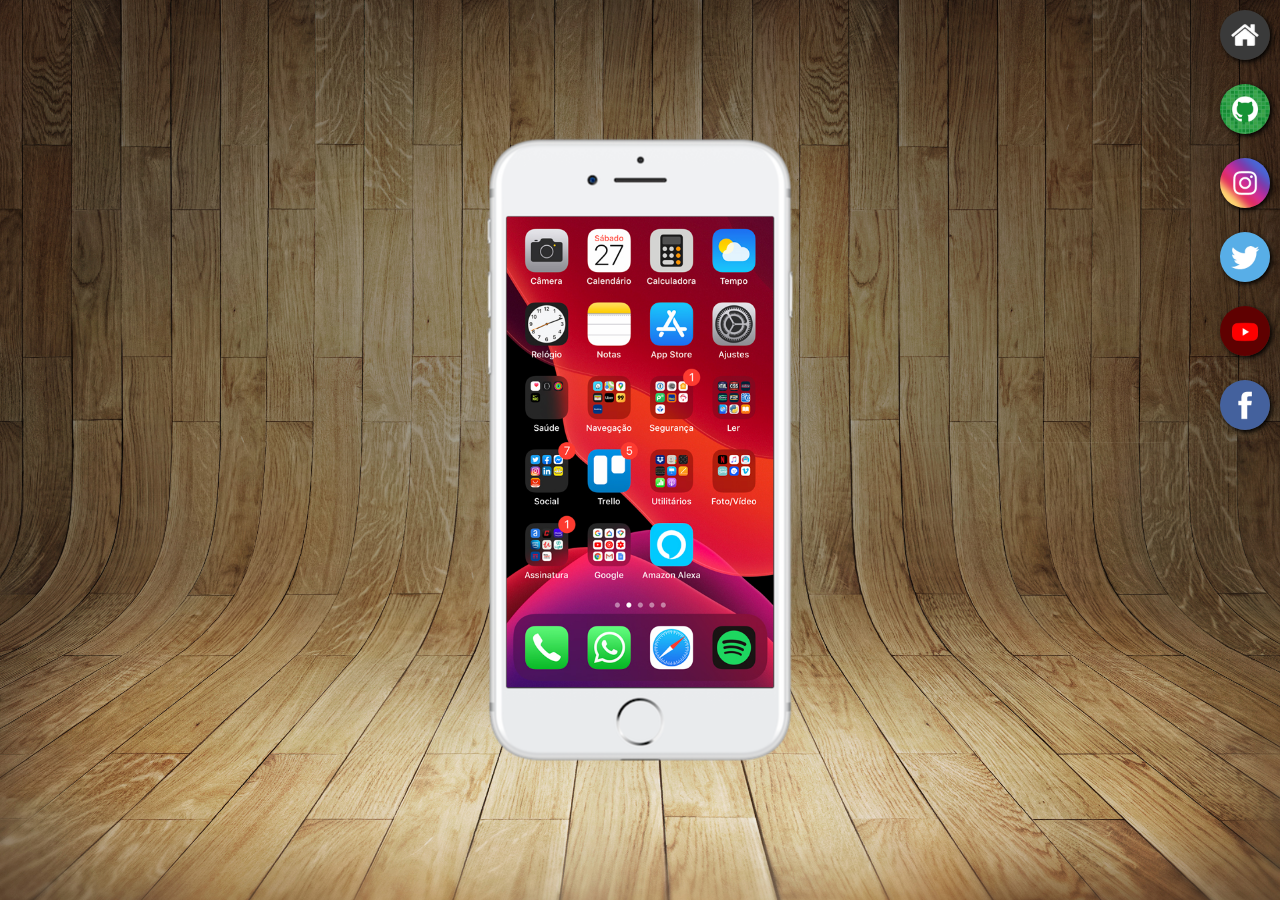
<file: index.html>
<!DOCTYPE html>
<html lang="en">
<head>

    <link rel="shortcut icon" href="pacote-d013/favicon.ico" type="image/x-icon">
    <link rel="stylesheet" href="style.css">

    <meta charset="UTF-8">
    <meta name="viewport" content="width=device-width, initial-scale=1.0">
    <title>Projeto rede social</title>
</head>
<body>
    
    <main>

        <section id="tel">

            <iframe src="home.html" id="home" name="home" frameborder="0">
                Your browser is not supported!
            </iframe>

        </section>
        <section id="rds">
            <a href="pages/home.html" target="home"> 
                <img src="pacote-d013/imagens/logo-home.jpg" alt="home"></a>

            <a href="pages/gh.html" target="home"> 
                <img src="pacote-d013/imagens/logo-github.jpg" alt="github"></a>

            <a href="pages/ig.html" target="home"> 
                <img src="pacote-d013/imagens/logo-instagram.jpg" alt="Instagram"></a>

            <a href="pages/tt.html" target="home"> 
                <img src="pacote-d013/imagens/logo-twitter.jpg" alt="twitter"></a>

            <a href="../pages/yt.html" target="home"> 
                <img src="pacote-d013/imagens/logo-youtube.jpg" alt="youtube"></a>

            <a href="pages/fb.html" target="home"> 
                <img src="pacote-d013/imagens/logo-facebook.jpg" alt="facebook"></a>      
        </section>
    </main>
    
</body>
</html>
</file>
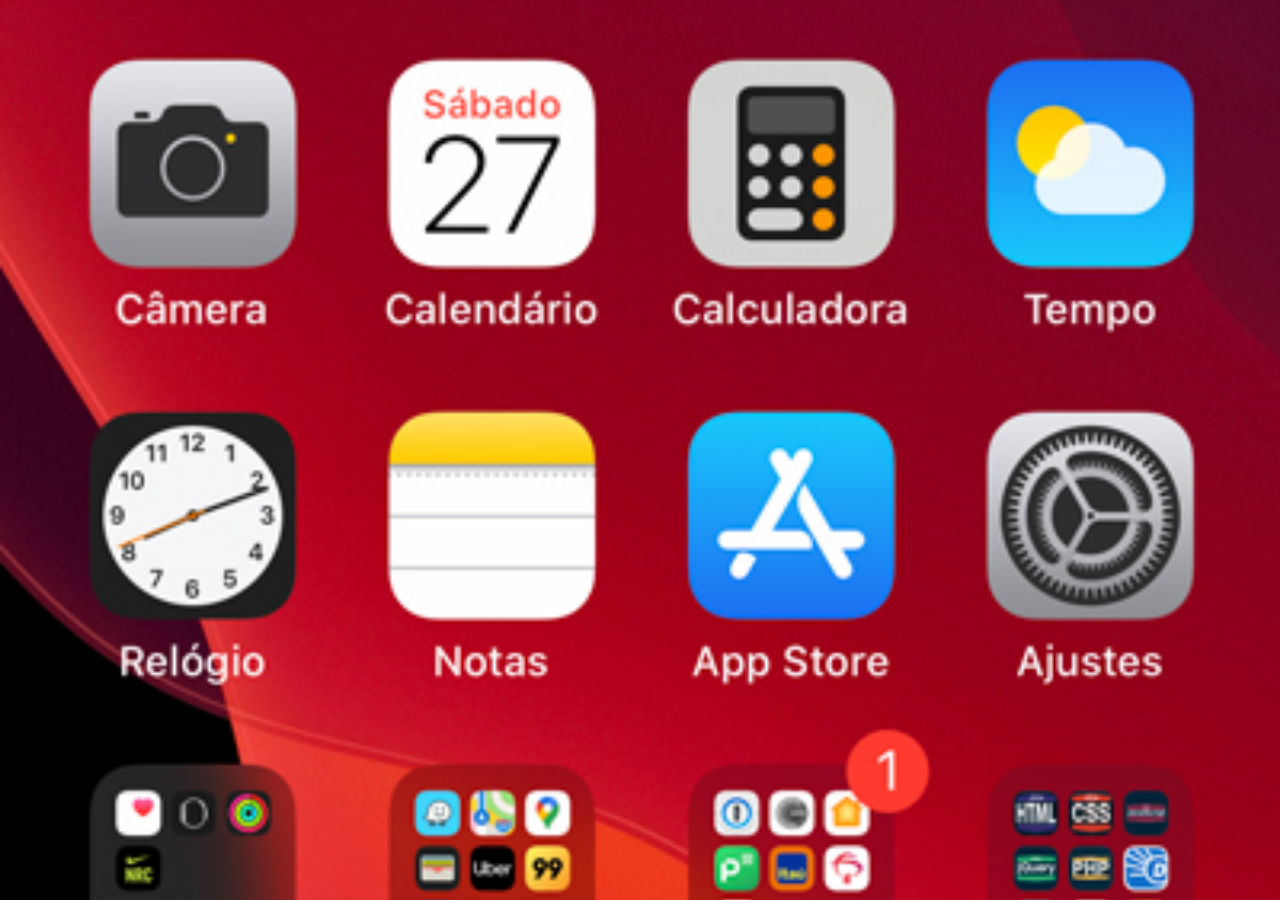
<file: home.html>
<!DOCTYPE html>
<html lang="en">
<head>
    <meta charset="UTF-8">
    <meta name="viewport" content="width=device-width, initial-scale=1.0">
    <title>Home</title>

    <style>
    *{
        margin: 0;
        padding: 0;
    }

    body{
        width: 100vw;
        height: 100vh;
        background: url(pacote-d013/imagens/tela-home.jpg) no-repeat top center;
        background-size: cover
    }
    </style>

</head>

<body>
    
</body>
</html>
</file>
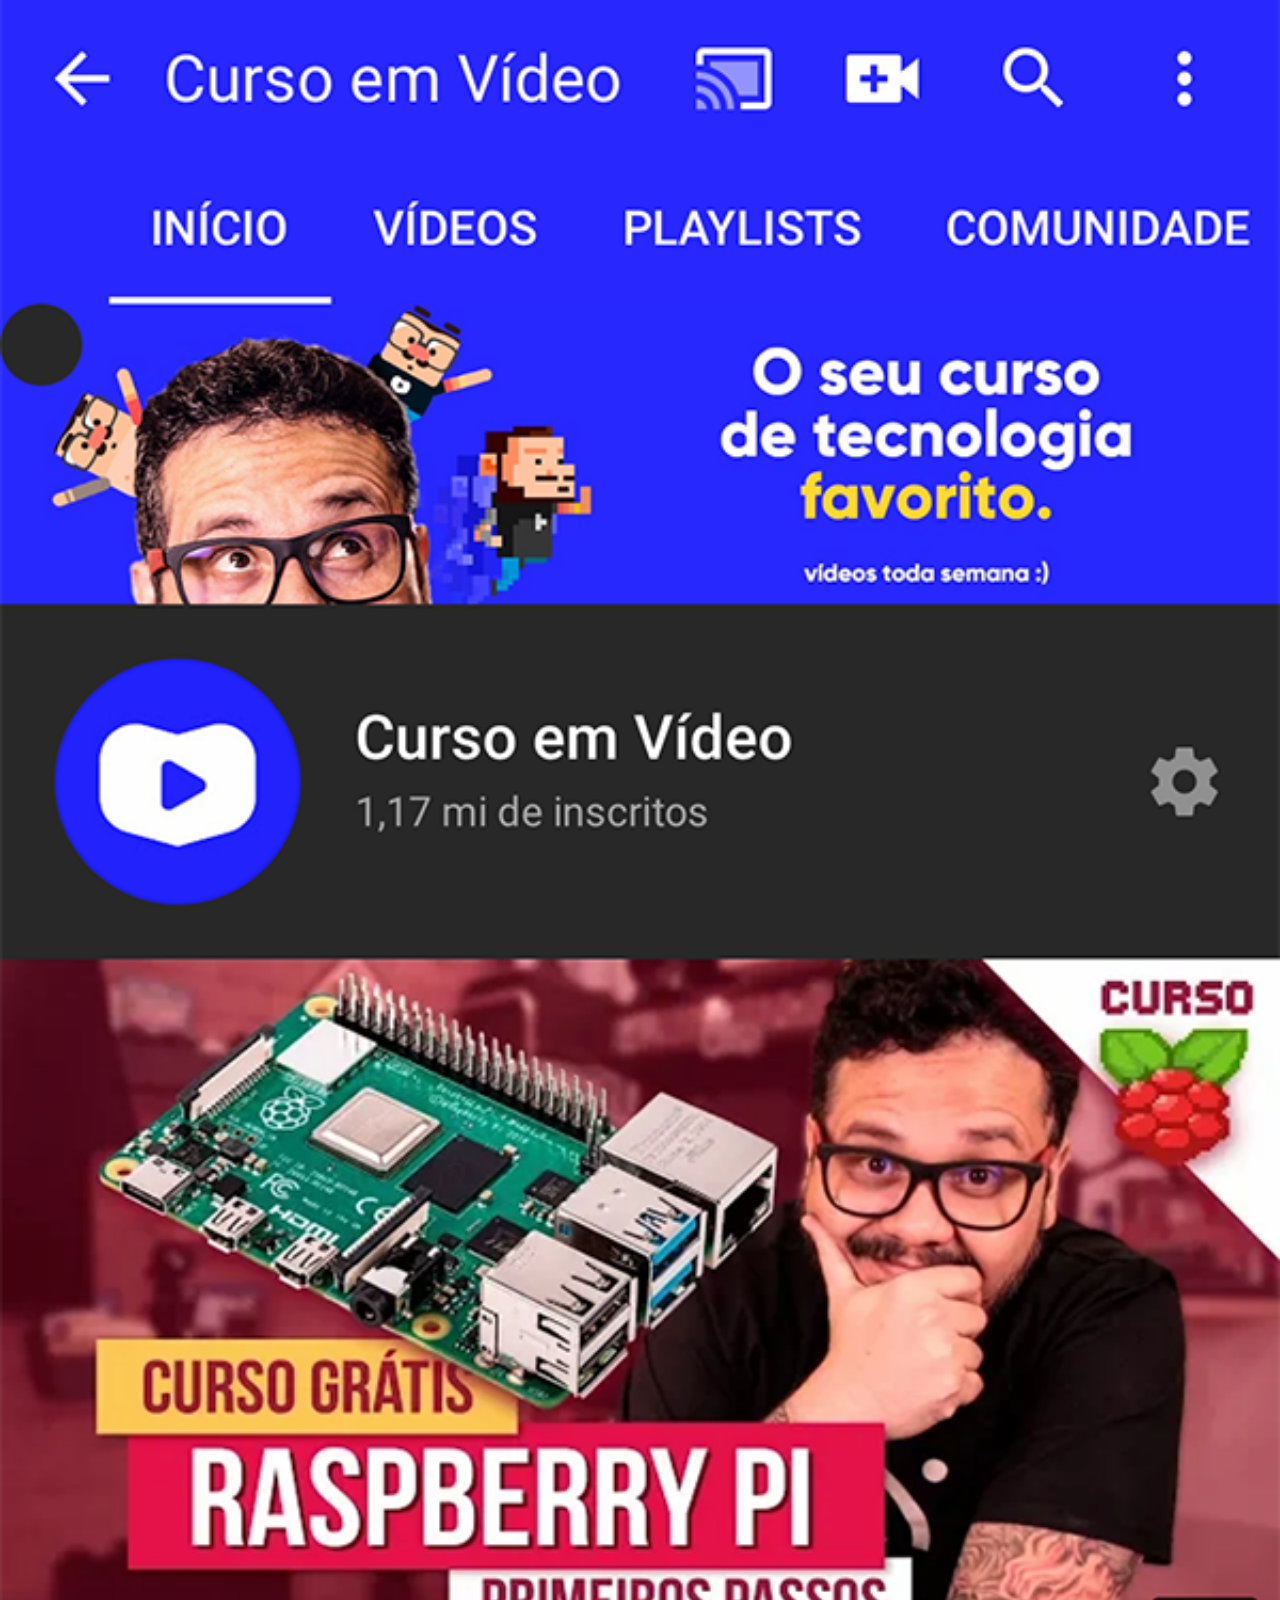
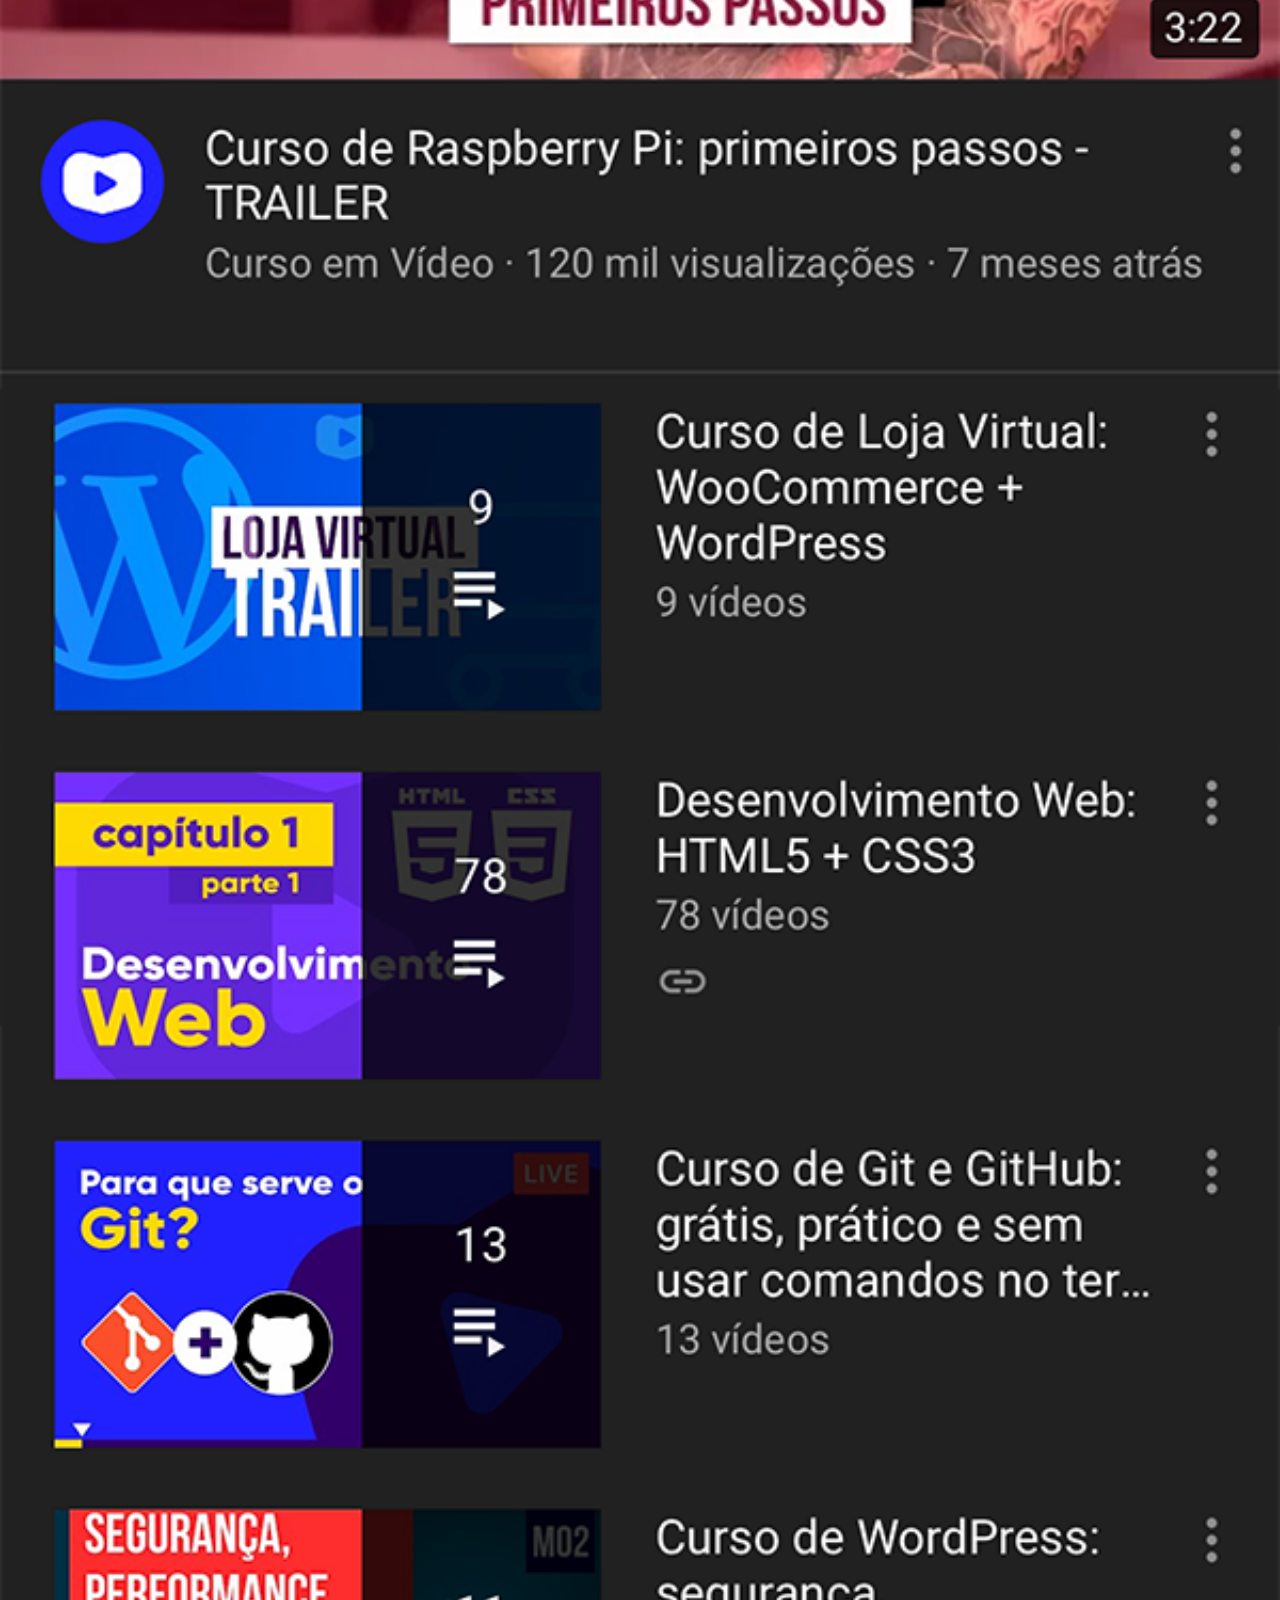
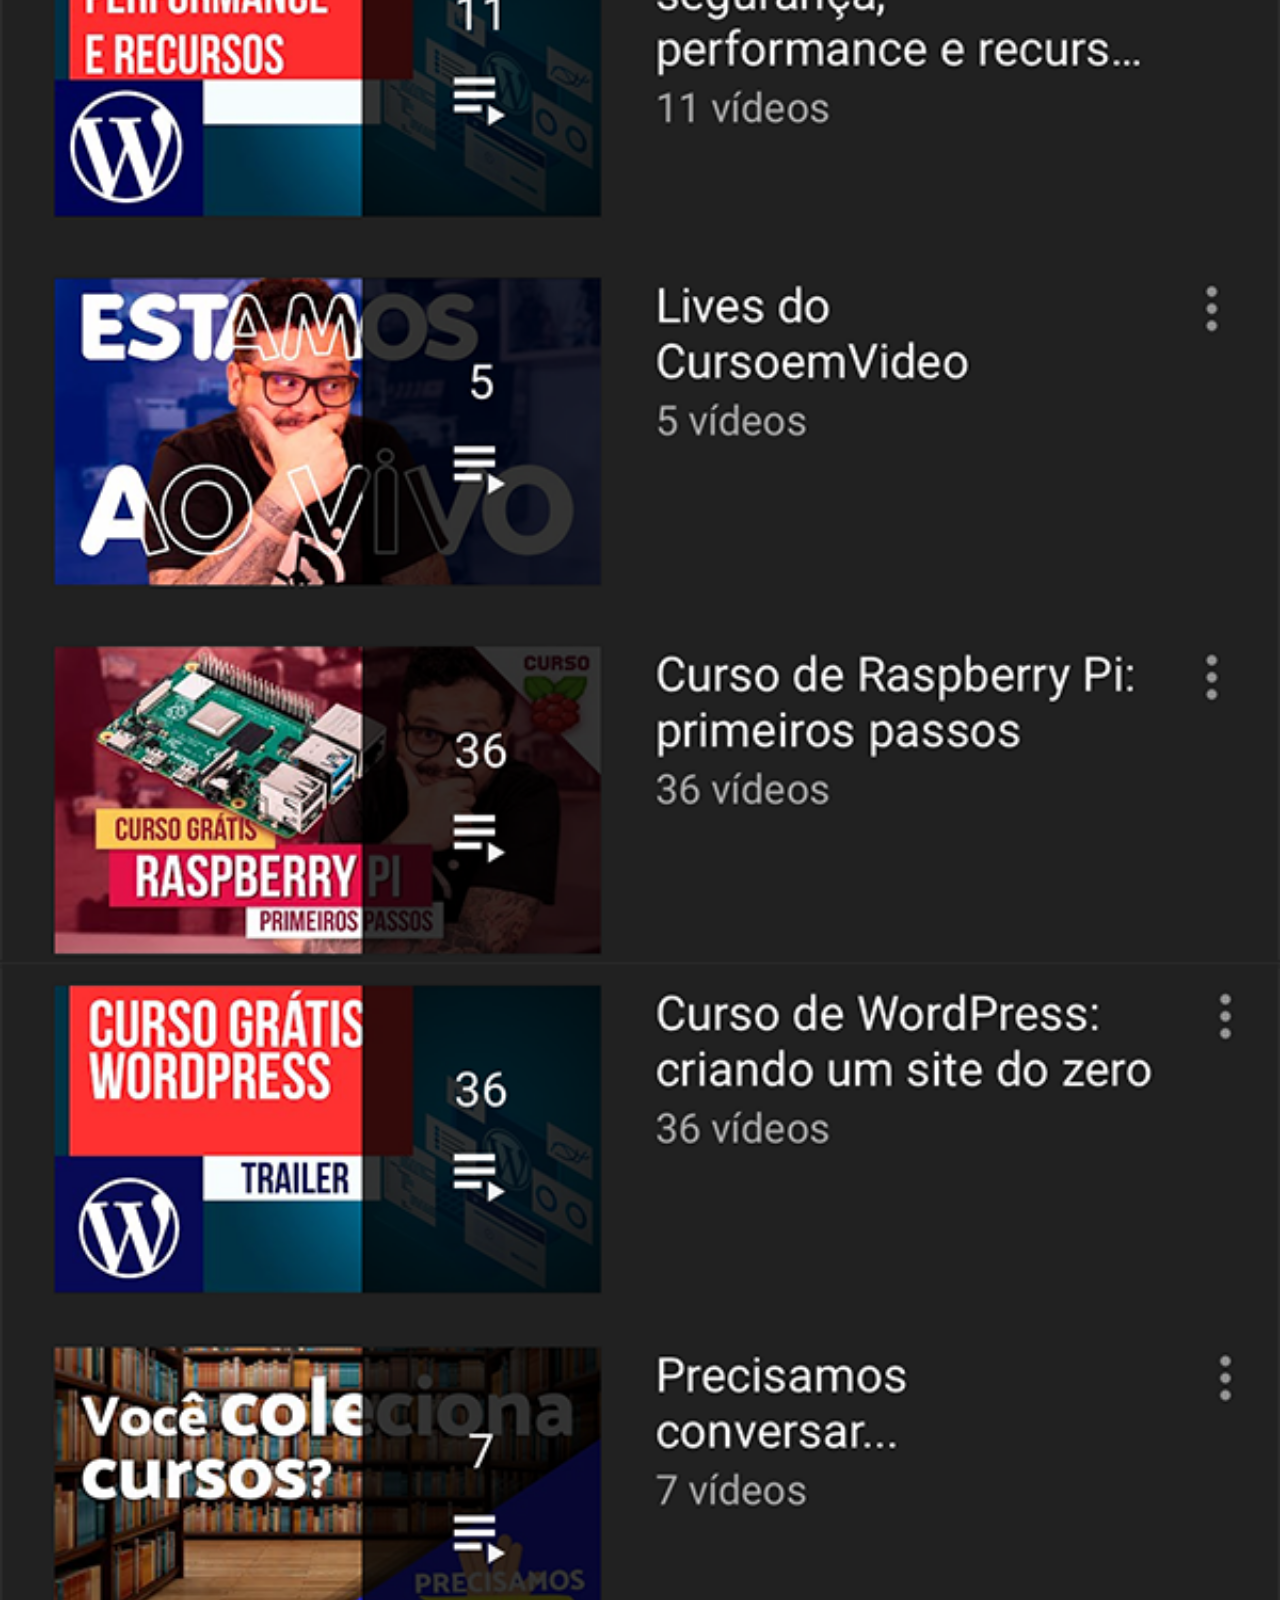
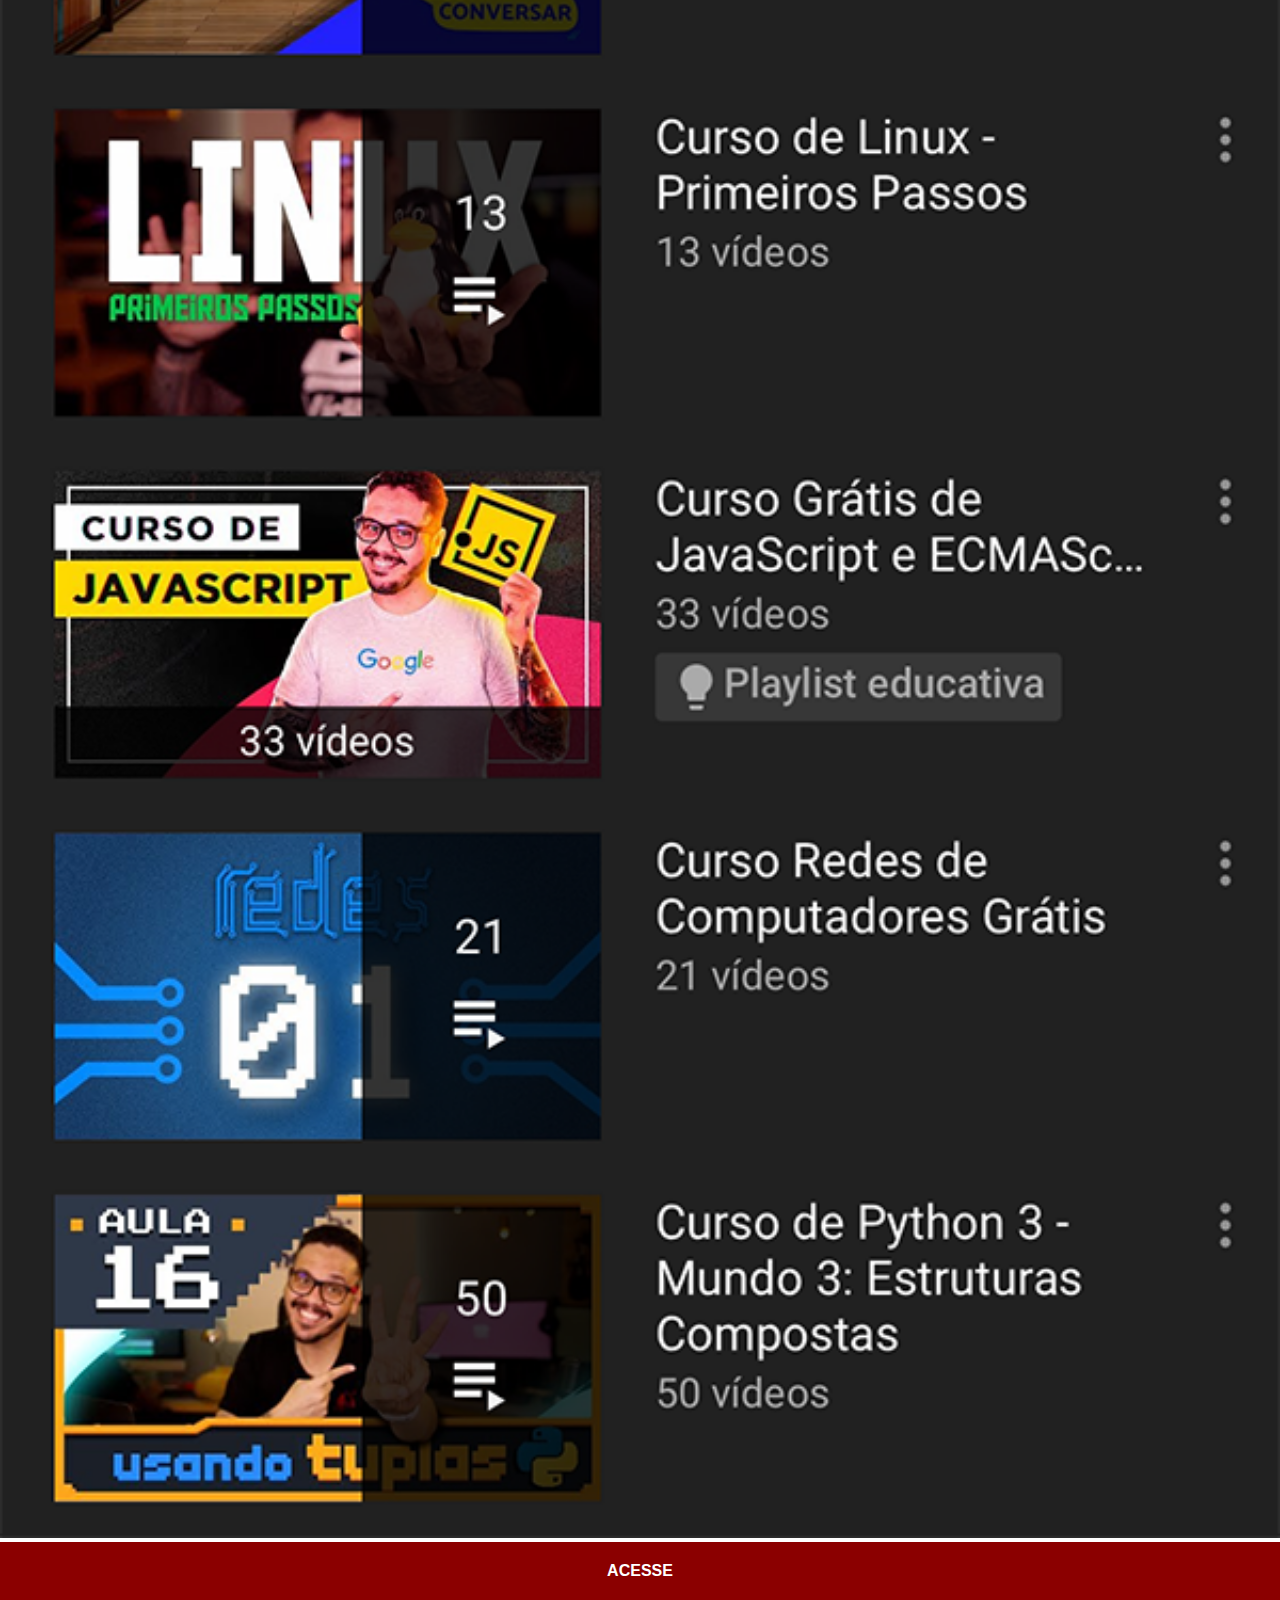
<file: yt.html>
<!DOCTYPE html>
<html lang="en">
<head>
    <meta charset="UTF-8">
    <meta name="viewport" content="width=device-width, initial-scale=1.0">
    <title></title>
</head>

<style>
    *{
        margin: 0;
        padding: 0;
        font-family: Arial, Helvetica, sans-serif
    }

    ::-webkit-scrollbar{
        width: 0;
        height: 0;
    }

    img{
        width: 100vw;
    }

    a{
        display: block;
        font-weight: bolder;
        text-decoration: none;
        background-color: darkred;
        color: white;
        padding: 20px;
        text-align: center;
    }

</style>

<body>
    
    <img src="pacote-d013/imagens/tela-youtube.png" alt="Youtube">
    <a href="https://www.youtube.com/watch?v=JNve0F0kxnk" target="_blank">ACESSE</a>
</body>
</html>
</file>
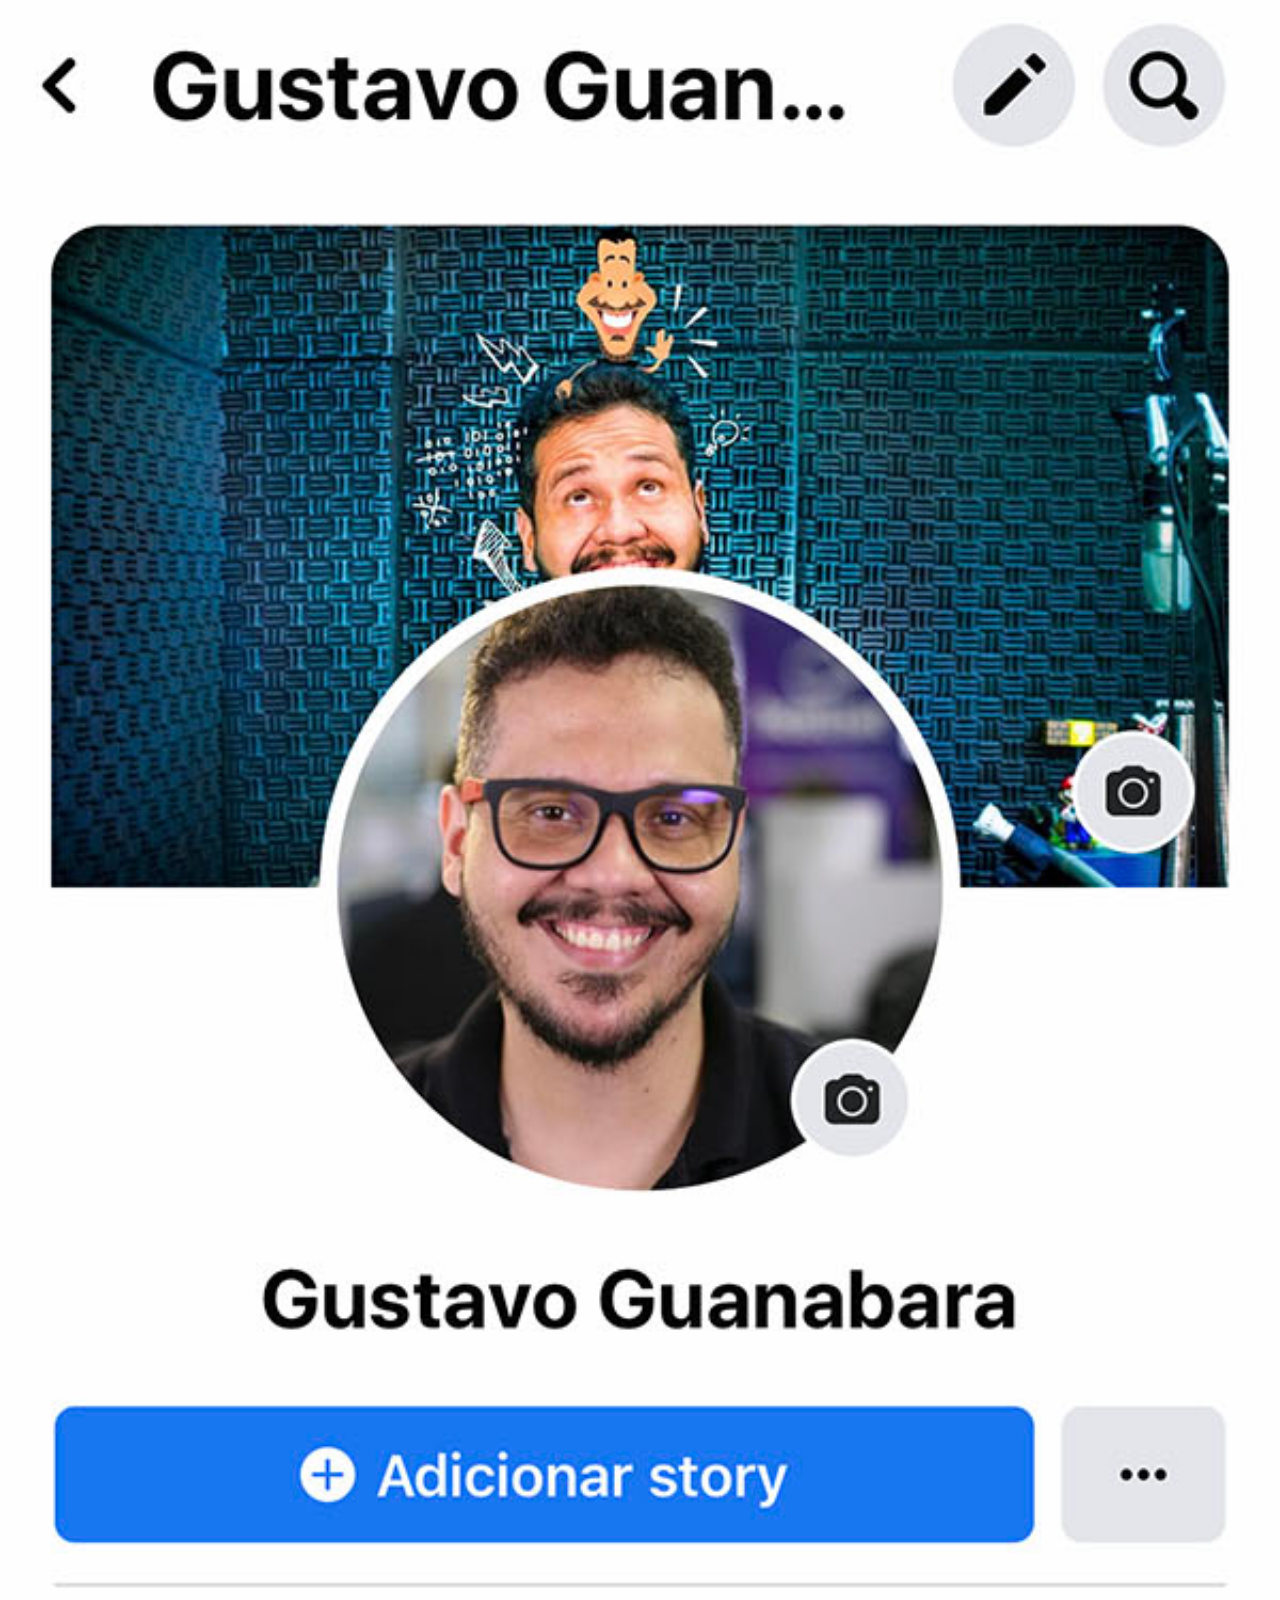
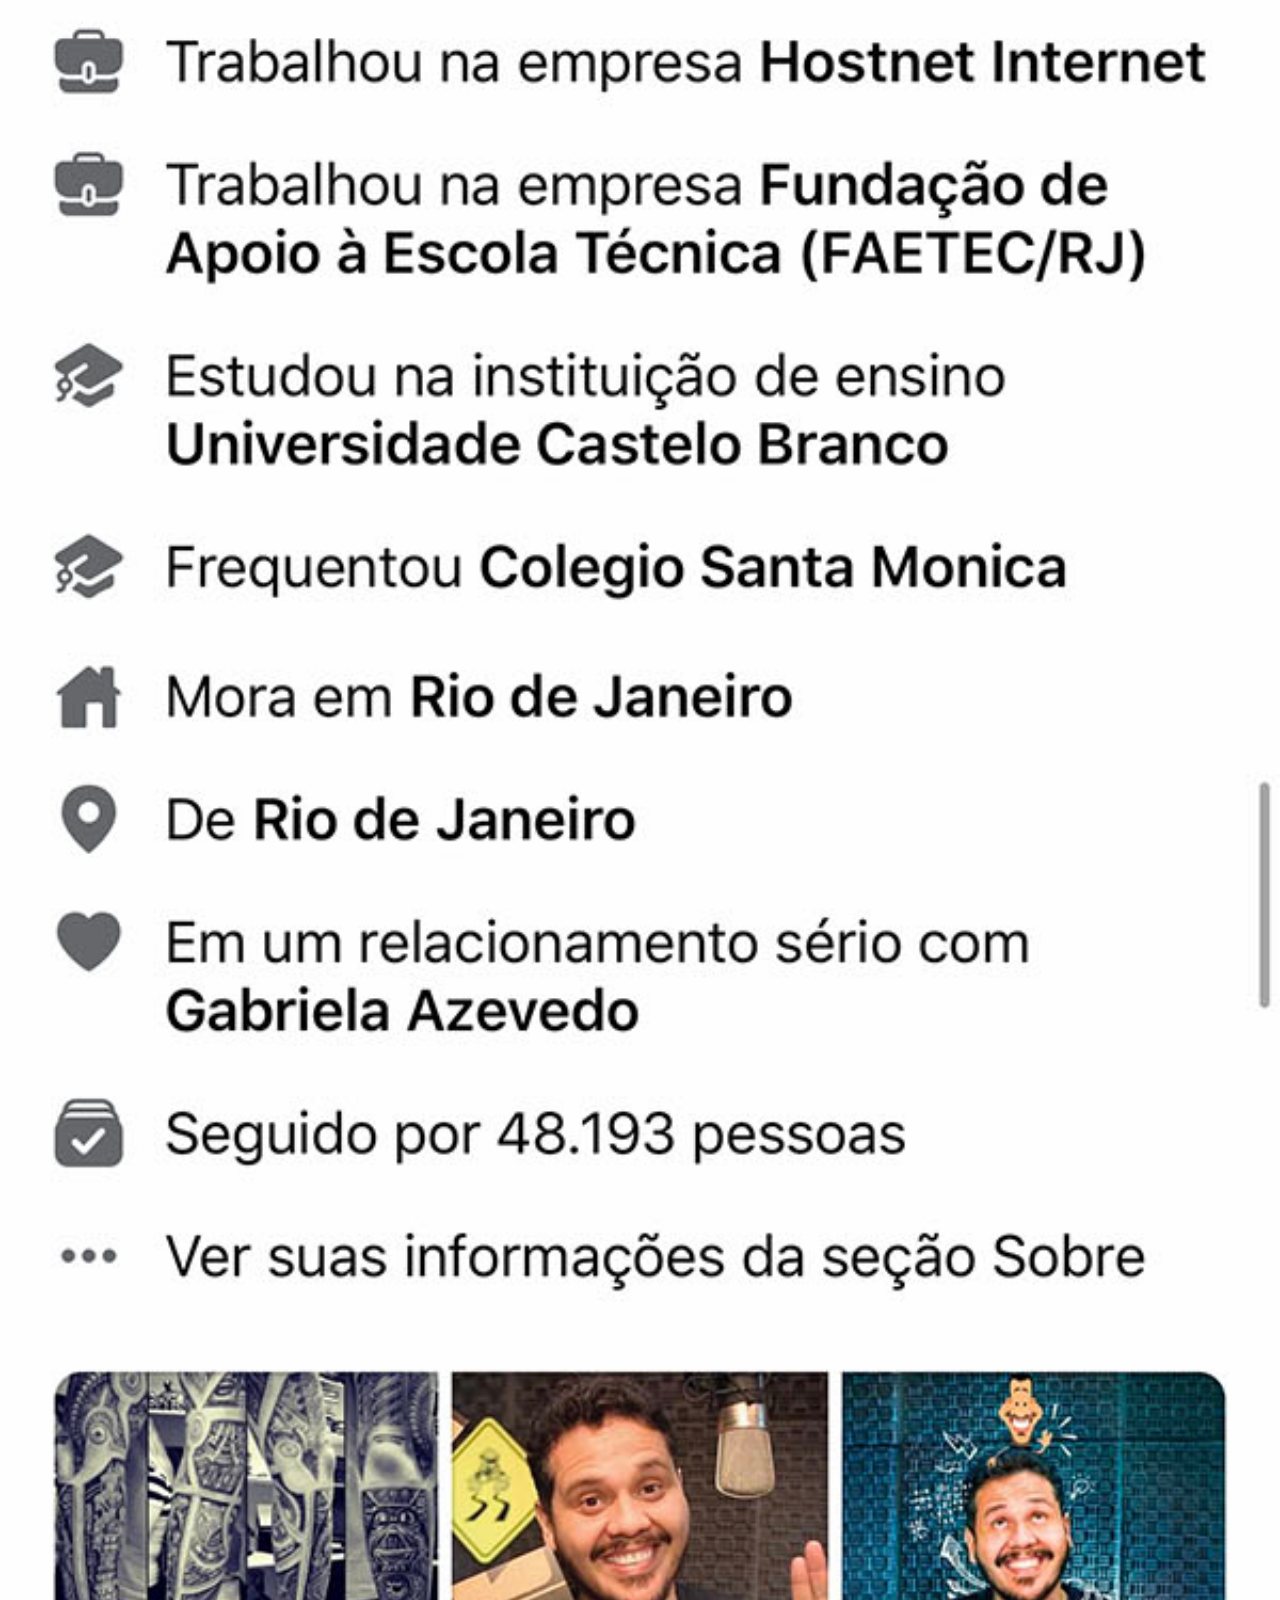
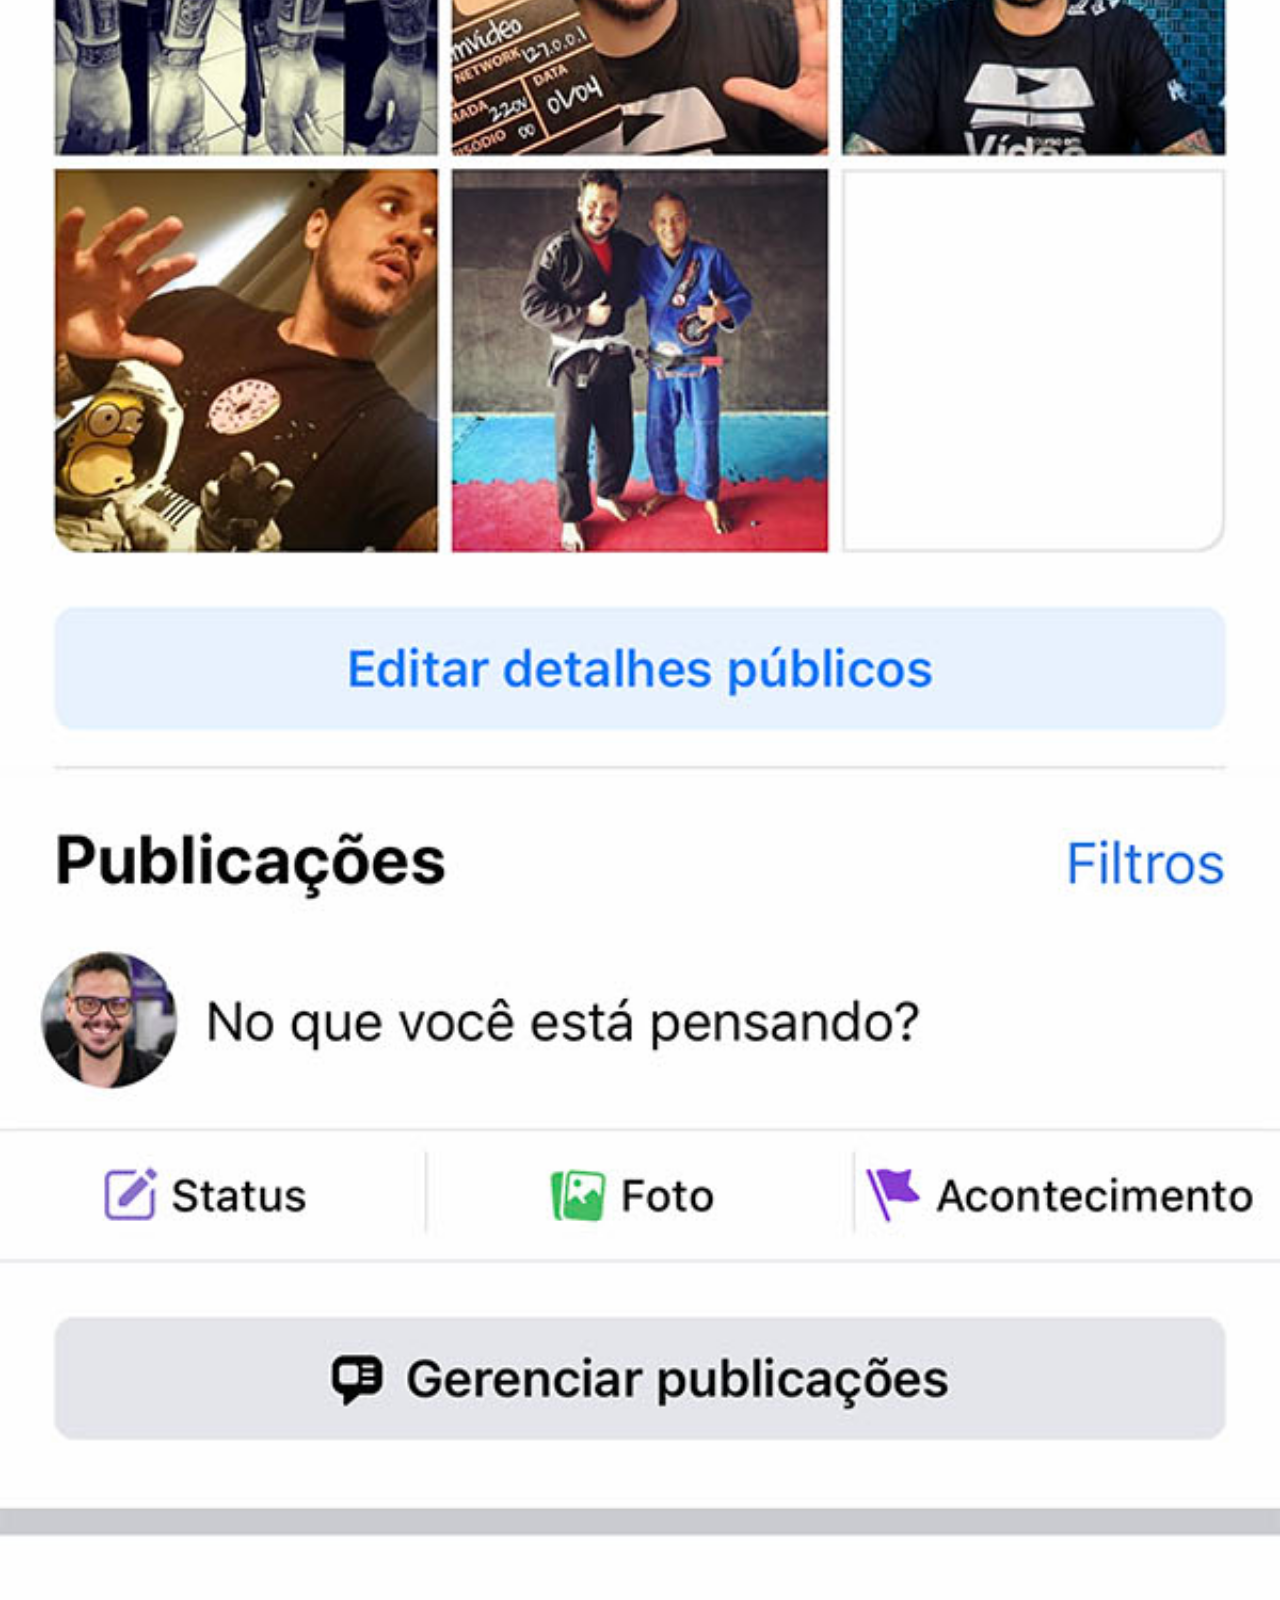
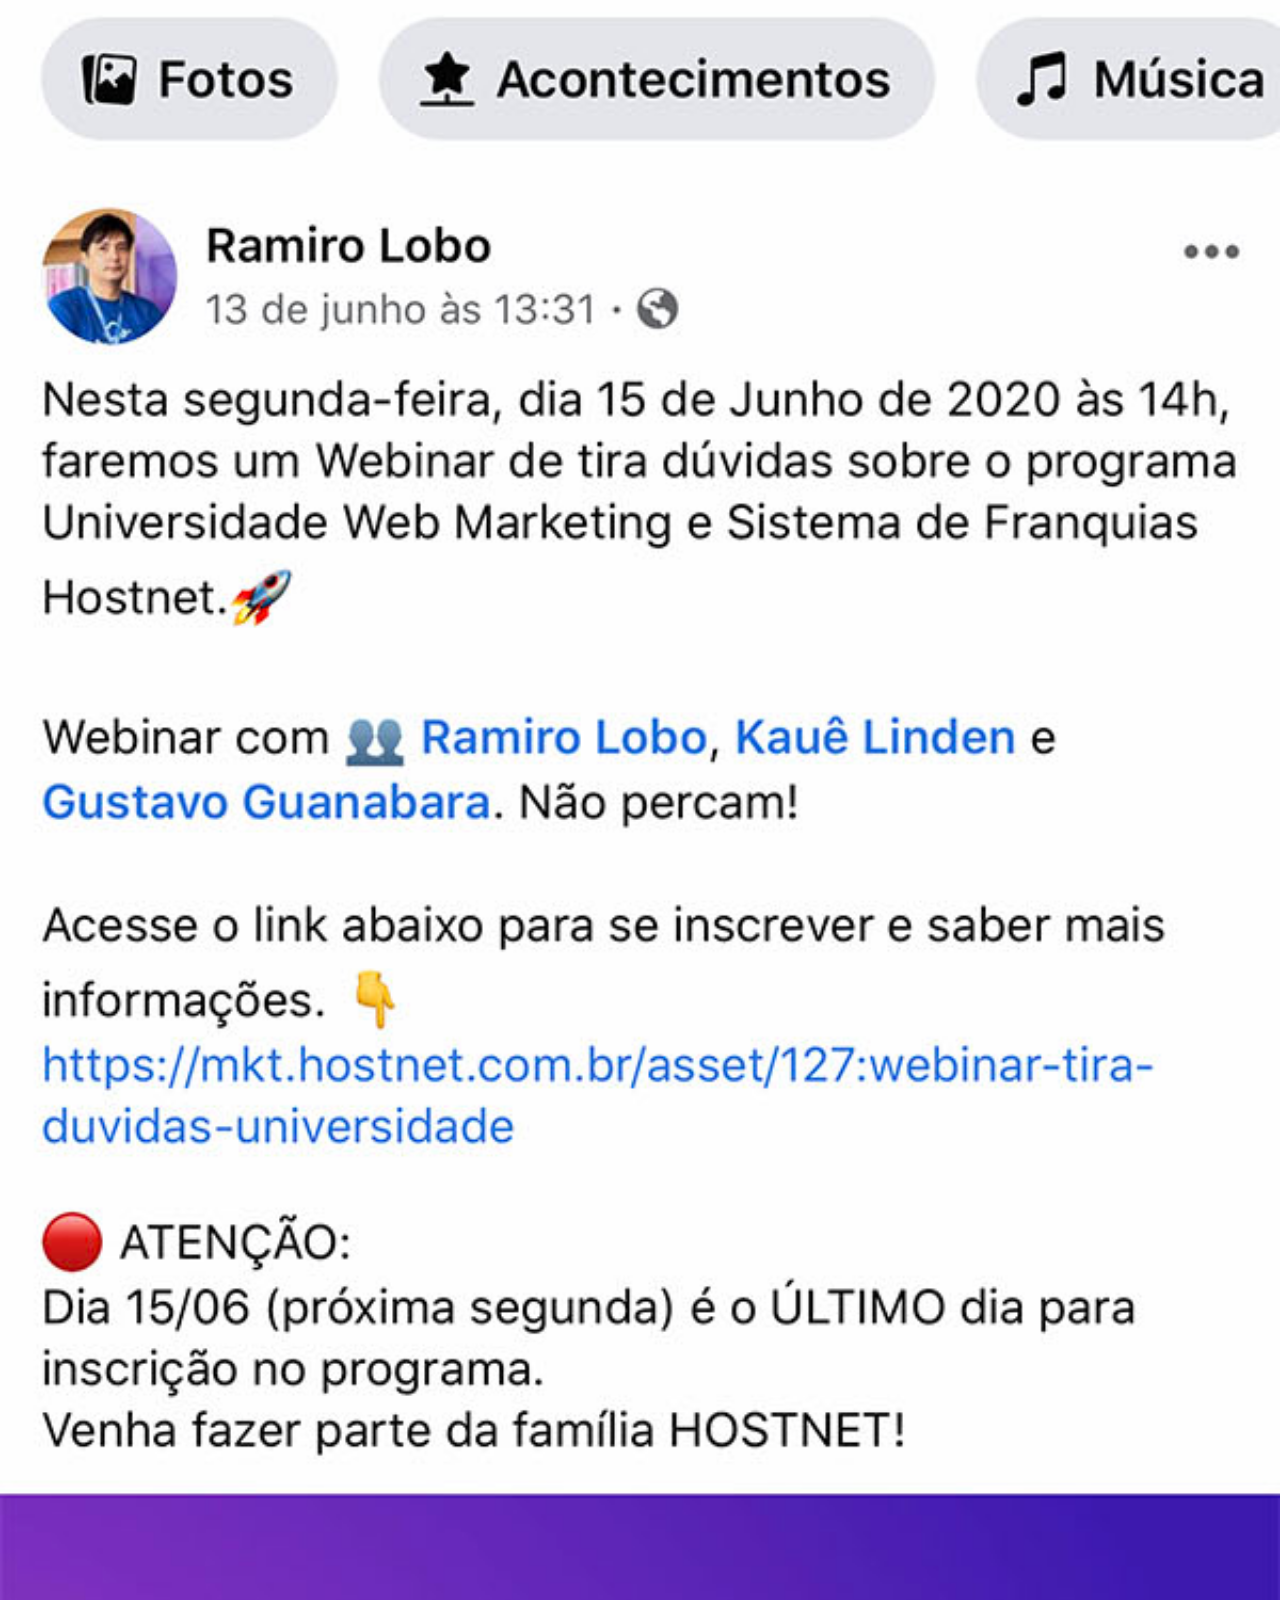
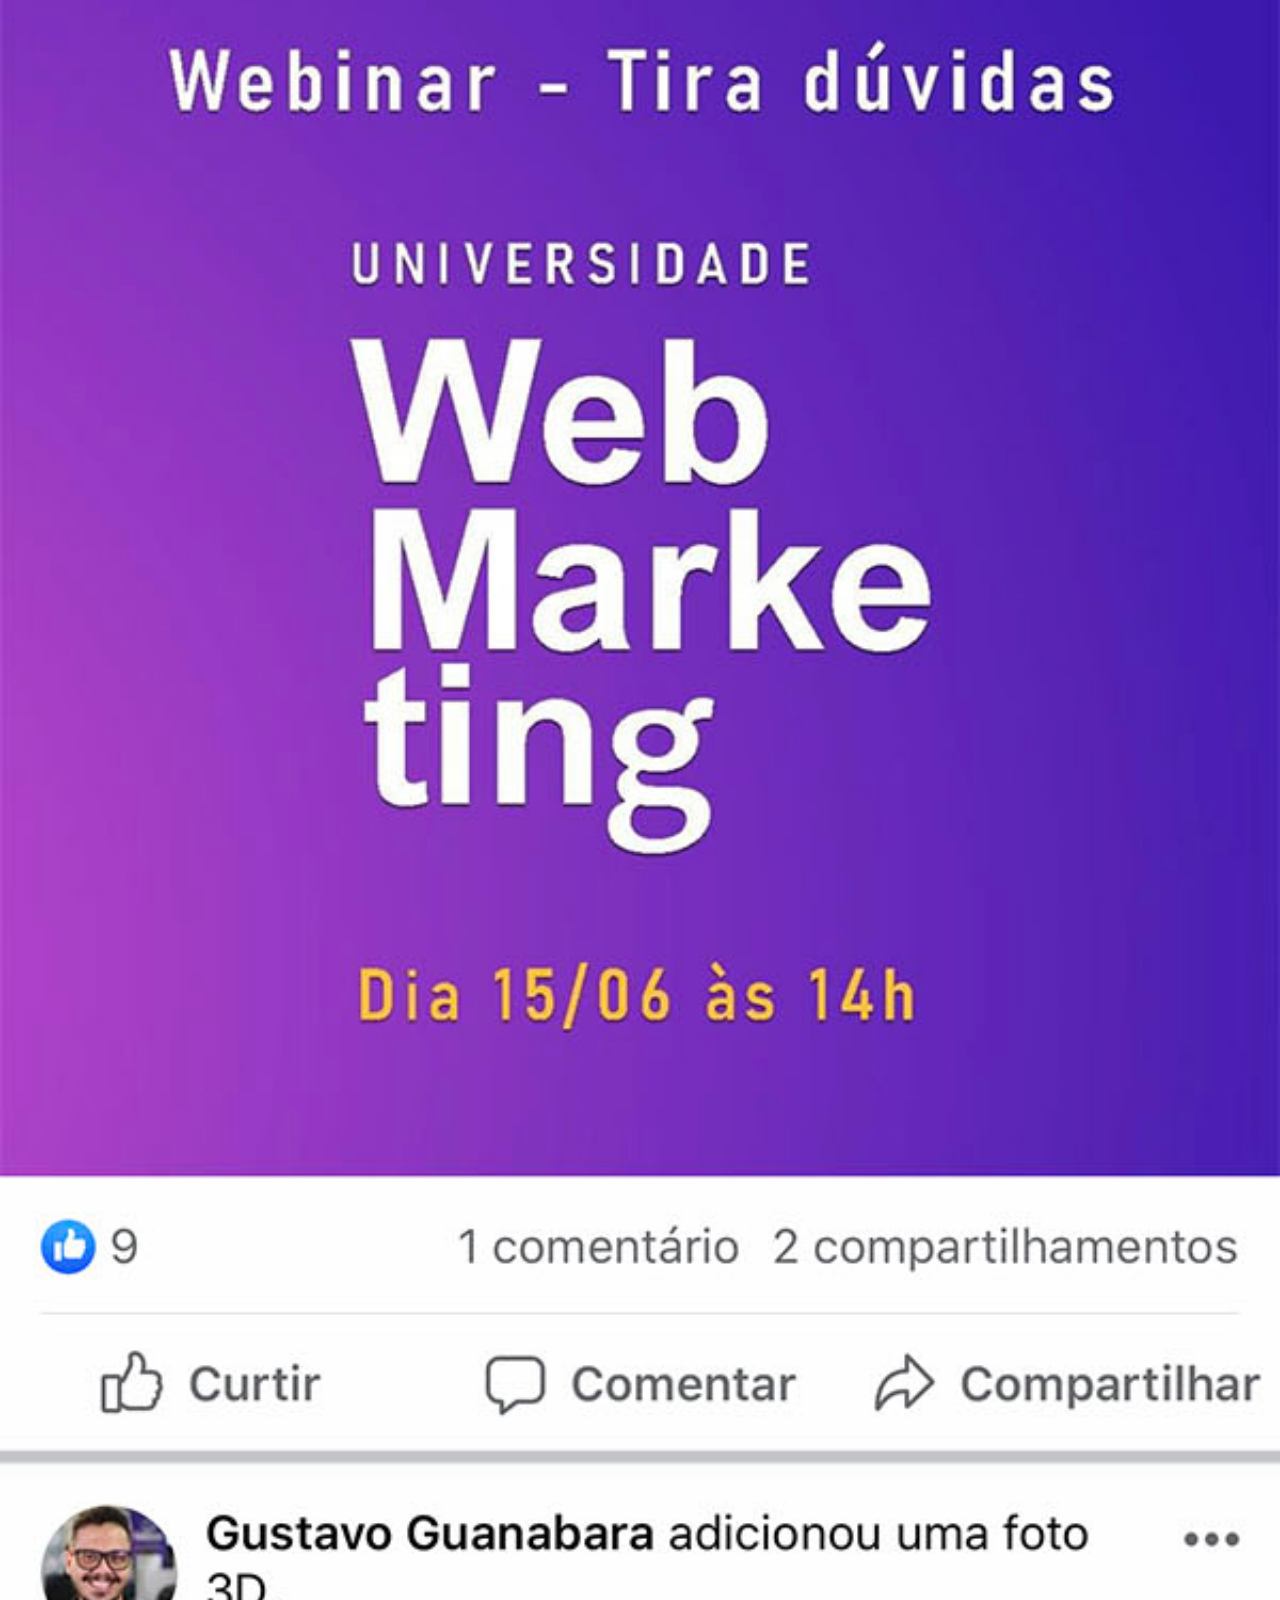
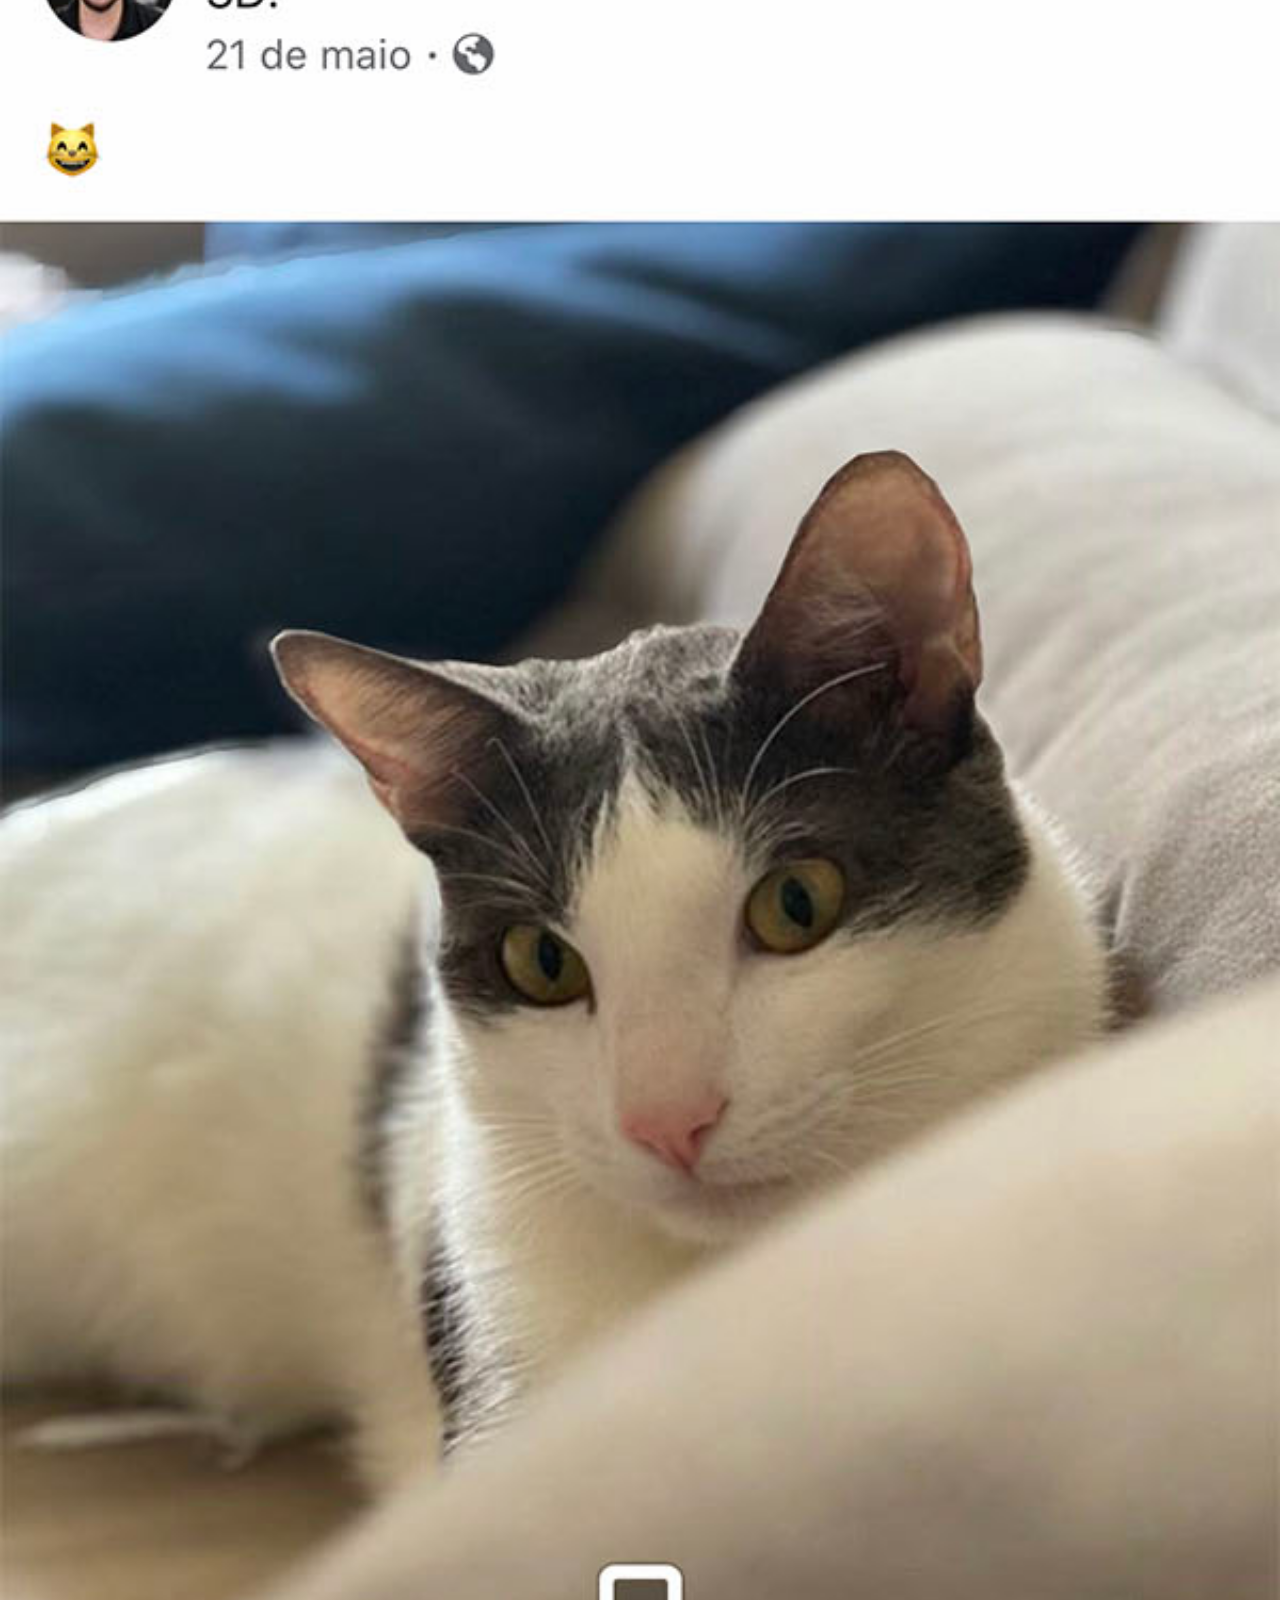
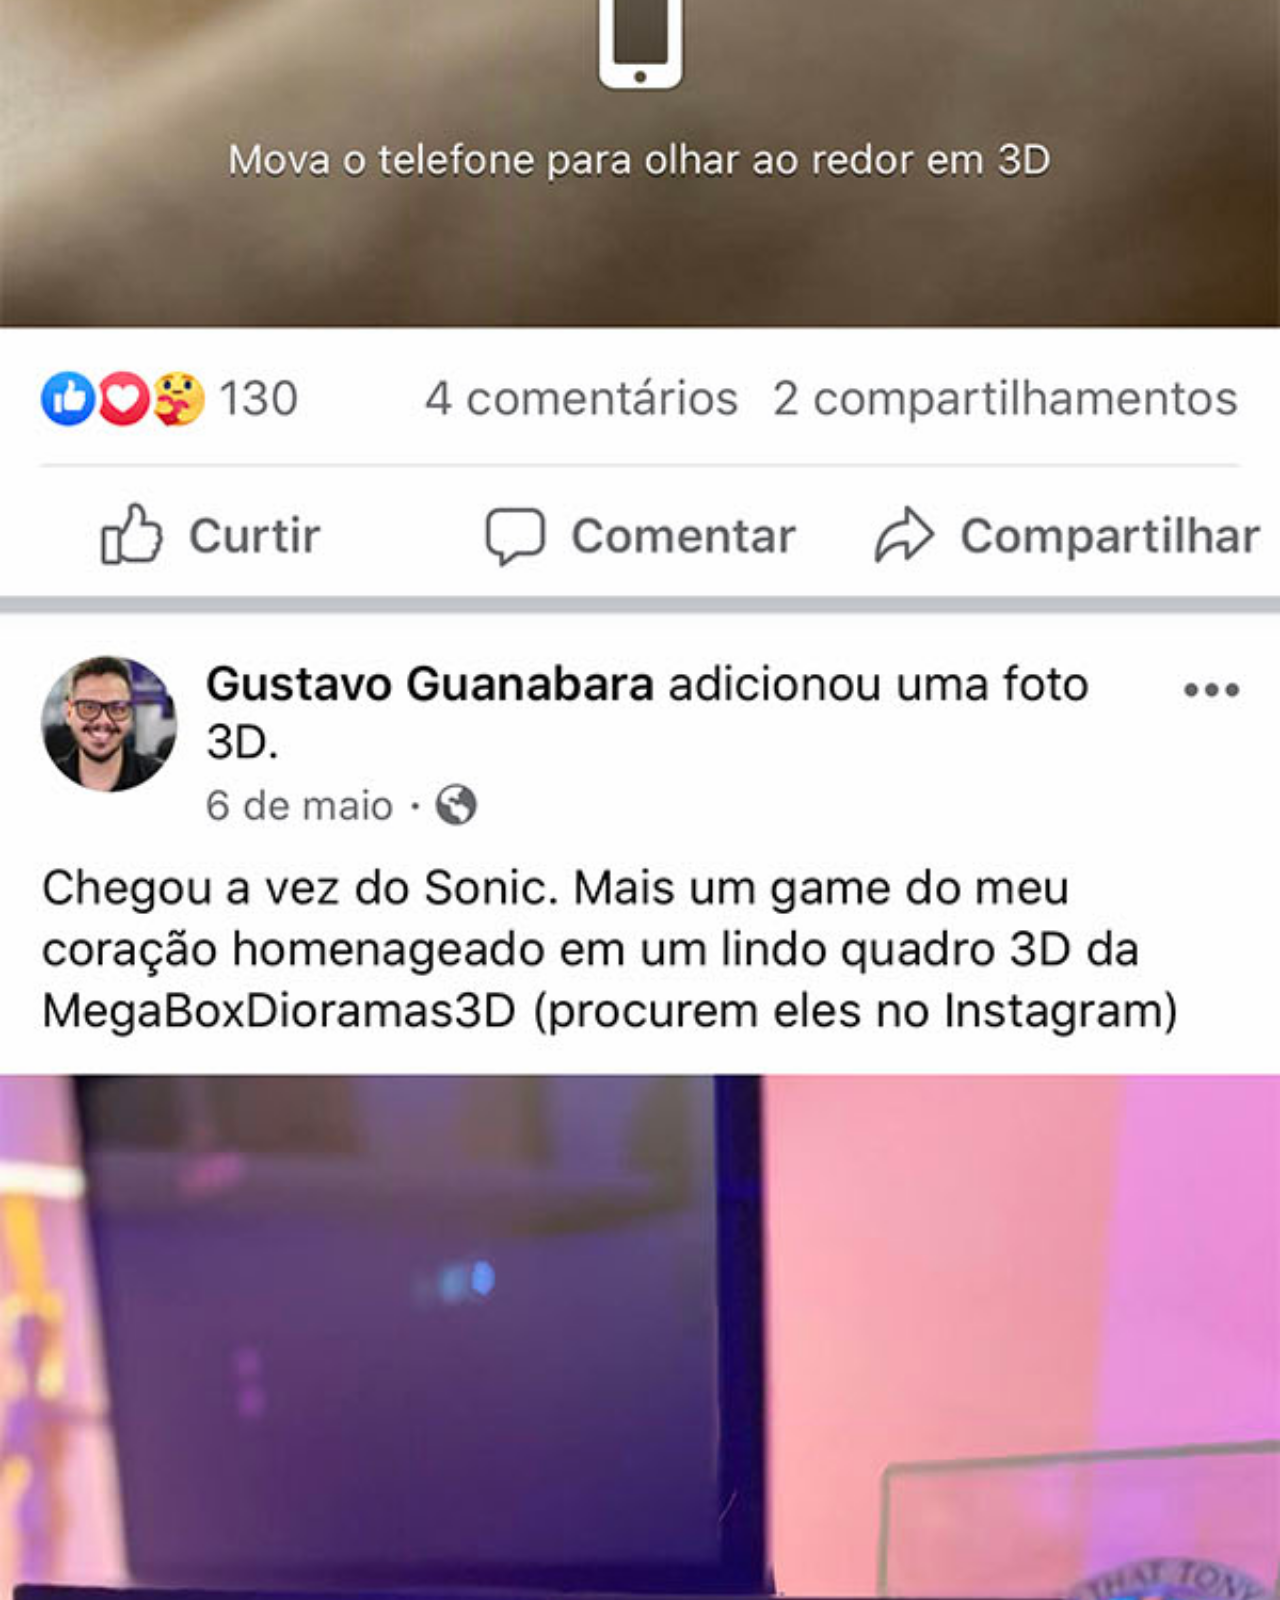
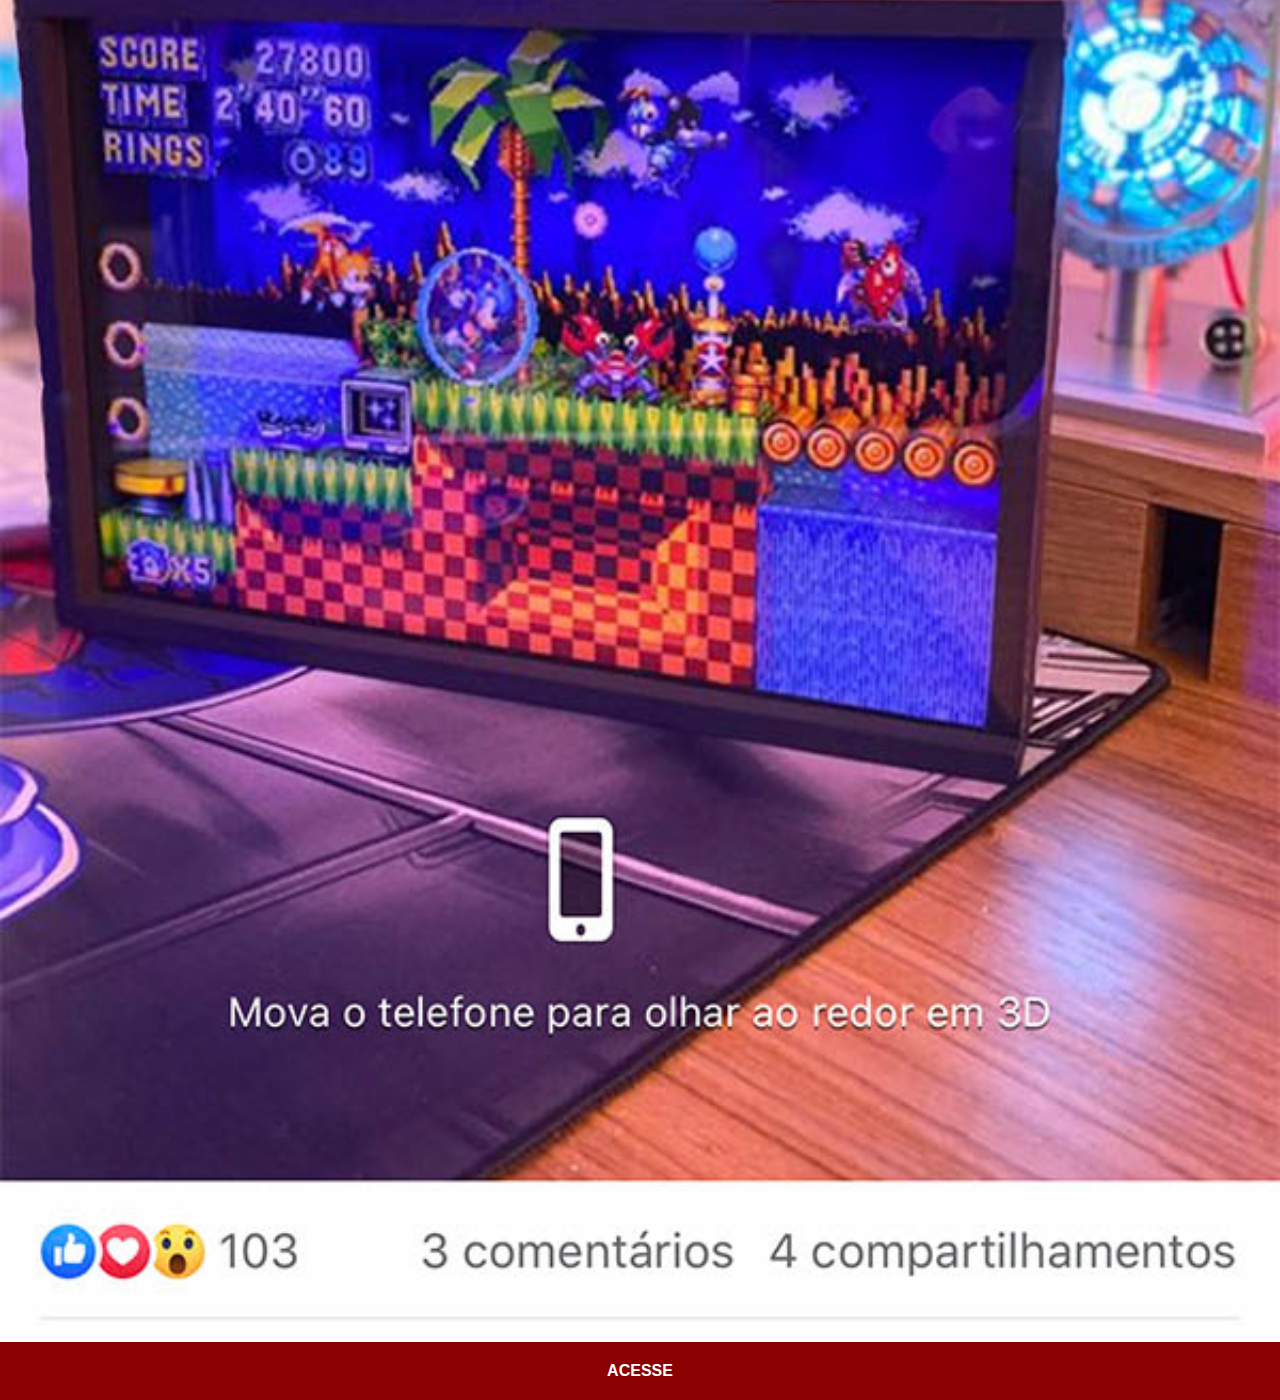
<file: pages/fb.html>
<!DOCTYPE html>
<html lang="en">
<head>
    <meta charset="UTF-8">
    <meta name="viewport" content="width=device-width, initial-scale=1.0">
    <title></title>
</head>

<style>
    *{
        margin: 0;
        padding: 0;
        font-family: Arial, Helvetica, sans-serif
    }

    ::-webkit-scrollbar{
        width: 0;
        height: 0;
    }

    img{
        width: 100vw;
    }

    a{
        display: block;
        font-weight: bolder;
        text-decoration: none;
        background-color: darkred;
        color: white;
        padding: 20px;
        text-align: center;
    }
    a:hover{
        background: red;
    }

</style>

<body>
    
    <img src="../pacote-d013/imagens/tela-facebook.jpg" alt="Youtube">
    <a href="https://www.youtube.com/watch?v=JNve0F0kxnk" target="_blank">ACESSE</a>
</body>
</html>
</file>
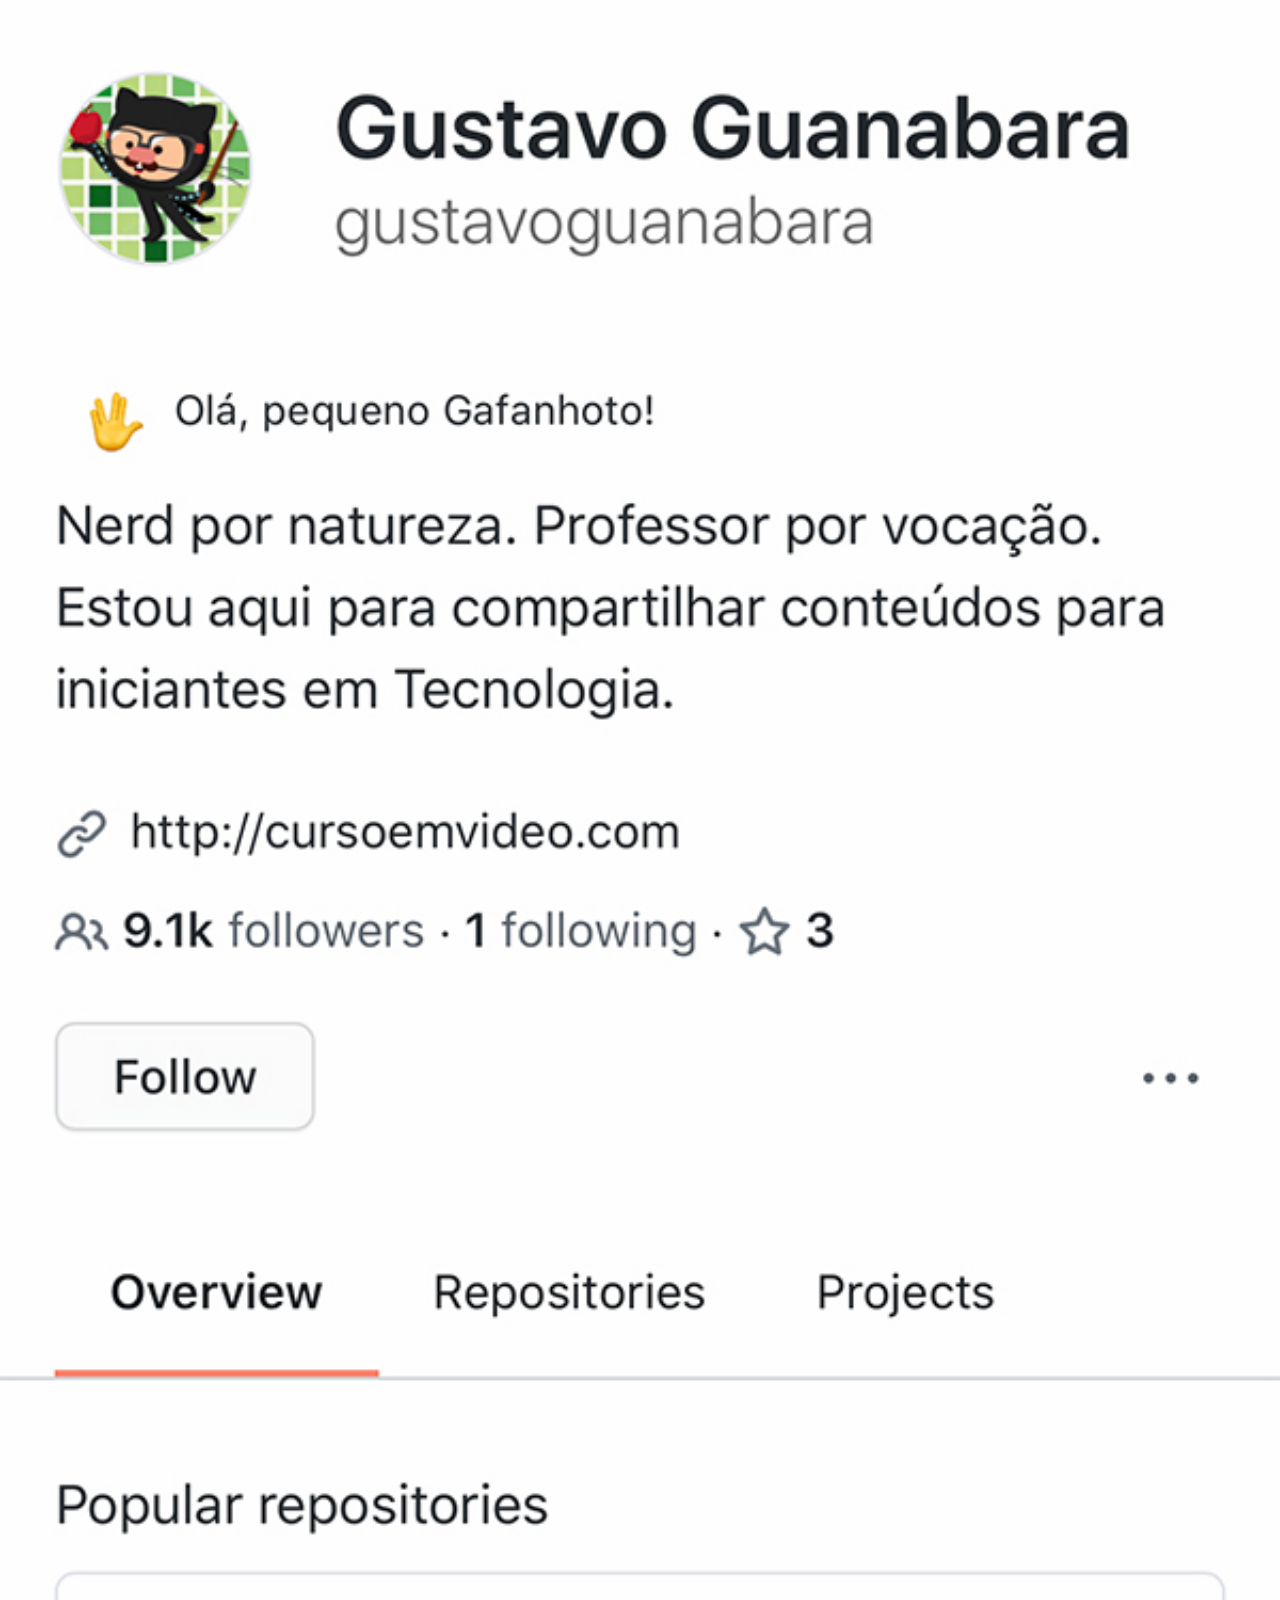
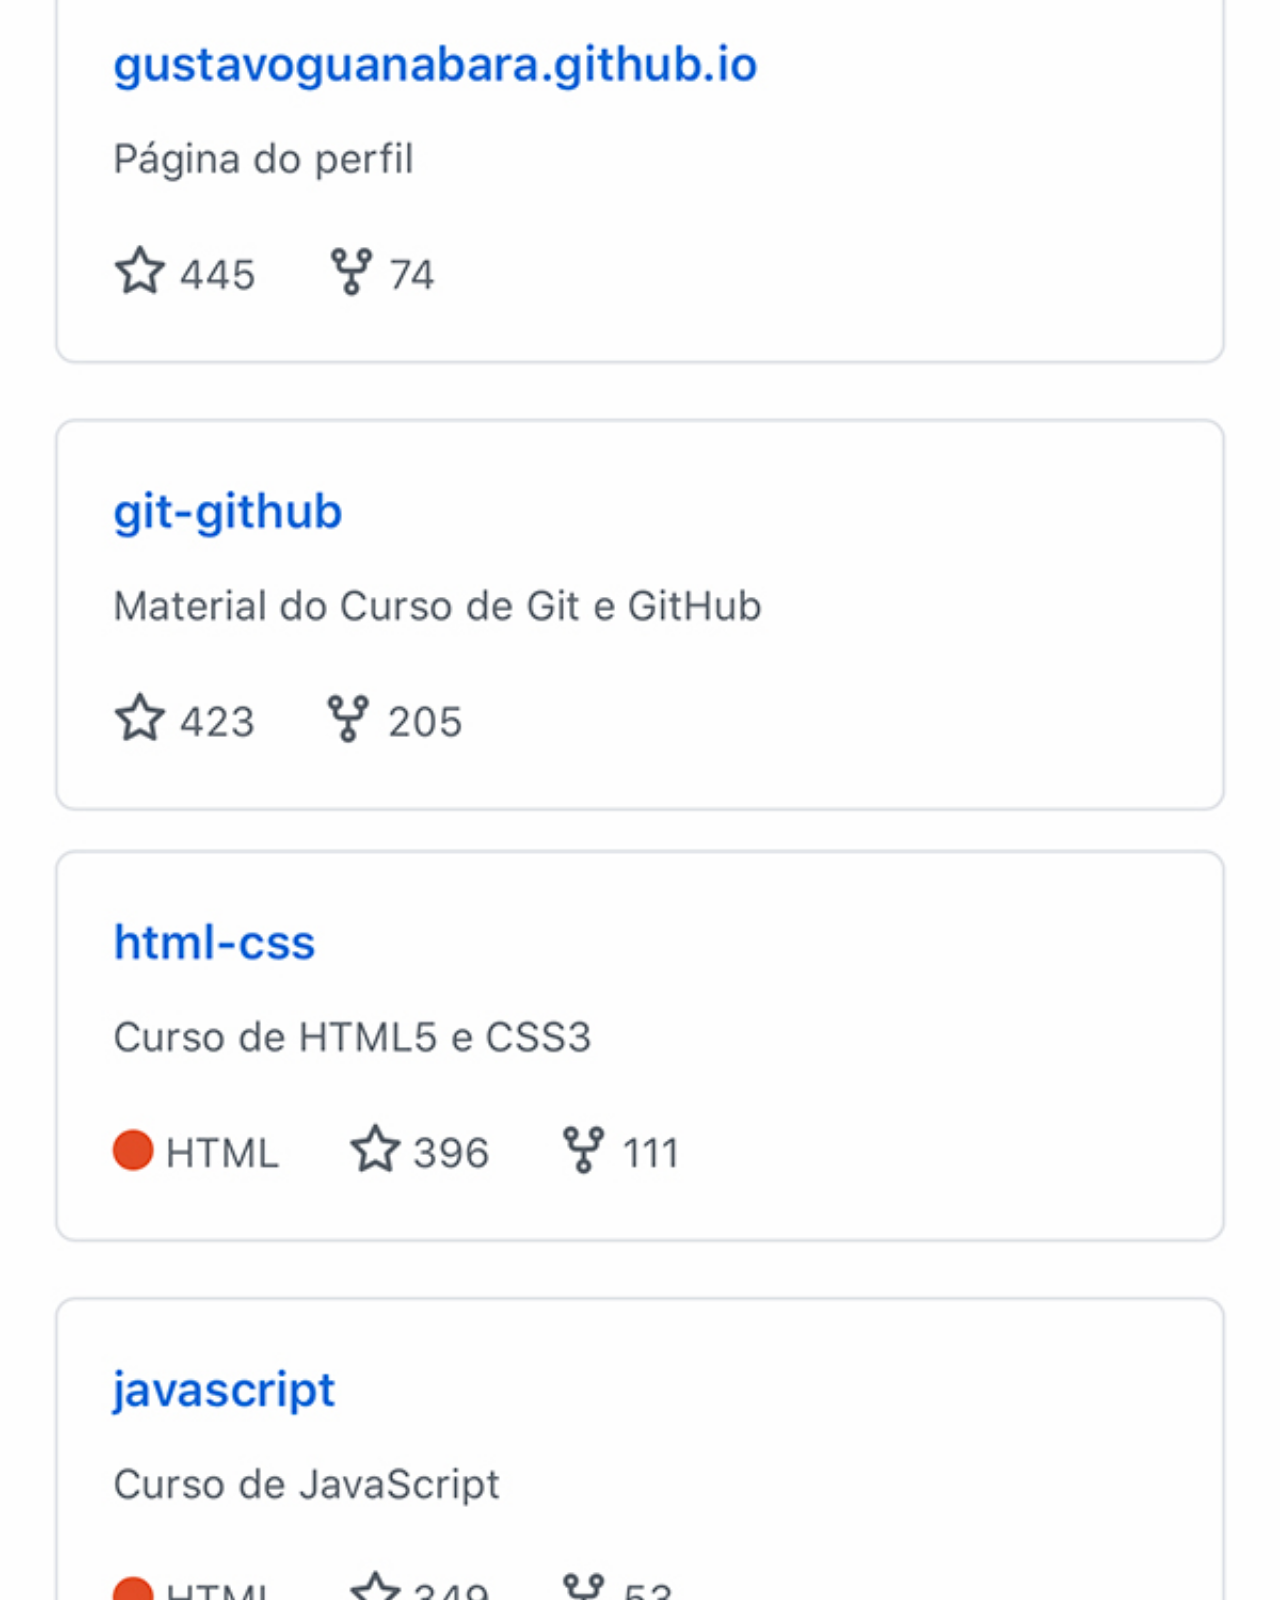
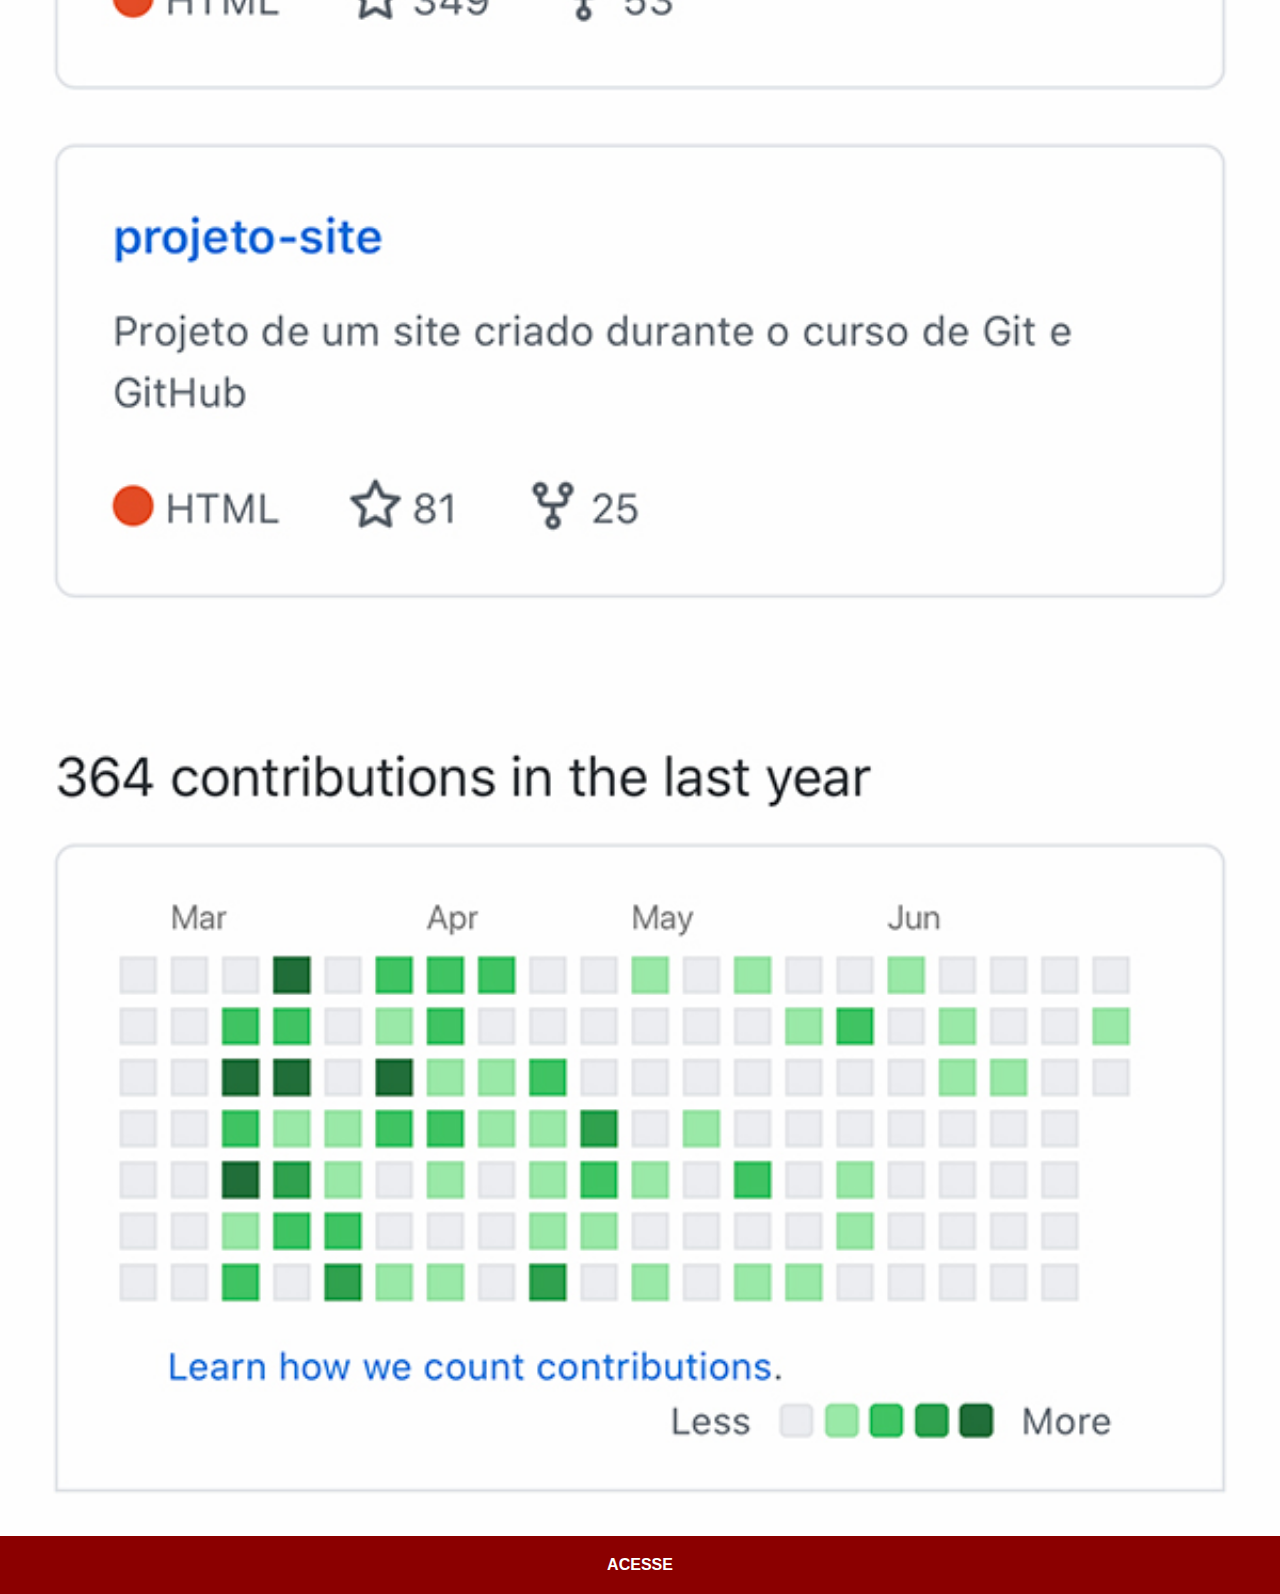
<file: pages/gh.html>
<!DOCTYPE html>
<html lang="en">
<head>
    <meta charset="UTF-8">
    <meta name="viewport" content="width=device-width, initial-scale=1.0">
    <title></title>
</head>

<style>
    *{
        margin: 0;
        padding: 0;
        font-family: Arial, Helvetica, sans-serif
    }

    ::-webkit-scrollbar{
        width: 0;
        height: 0;
    }

    img{
        width: 100vw;
    }

    a{
        display: block;
        font-weight: bolder;
        text-decoration: none;
        background-color: darkred;
        color: white;
        padding: 20px;
        text-align: center;
    }
    a:hover{
        background: red;
    }

</style>

<body>
    
    <img src="../pacote-d013/imagens/tela-github.jpg" alt="Youtube">
    <a href="https://www.youtube.com/watch?v=JNve0F0kxnk" target="_blank">ACESSE</a>
</body>
</html>
</file>
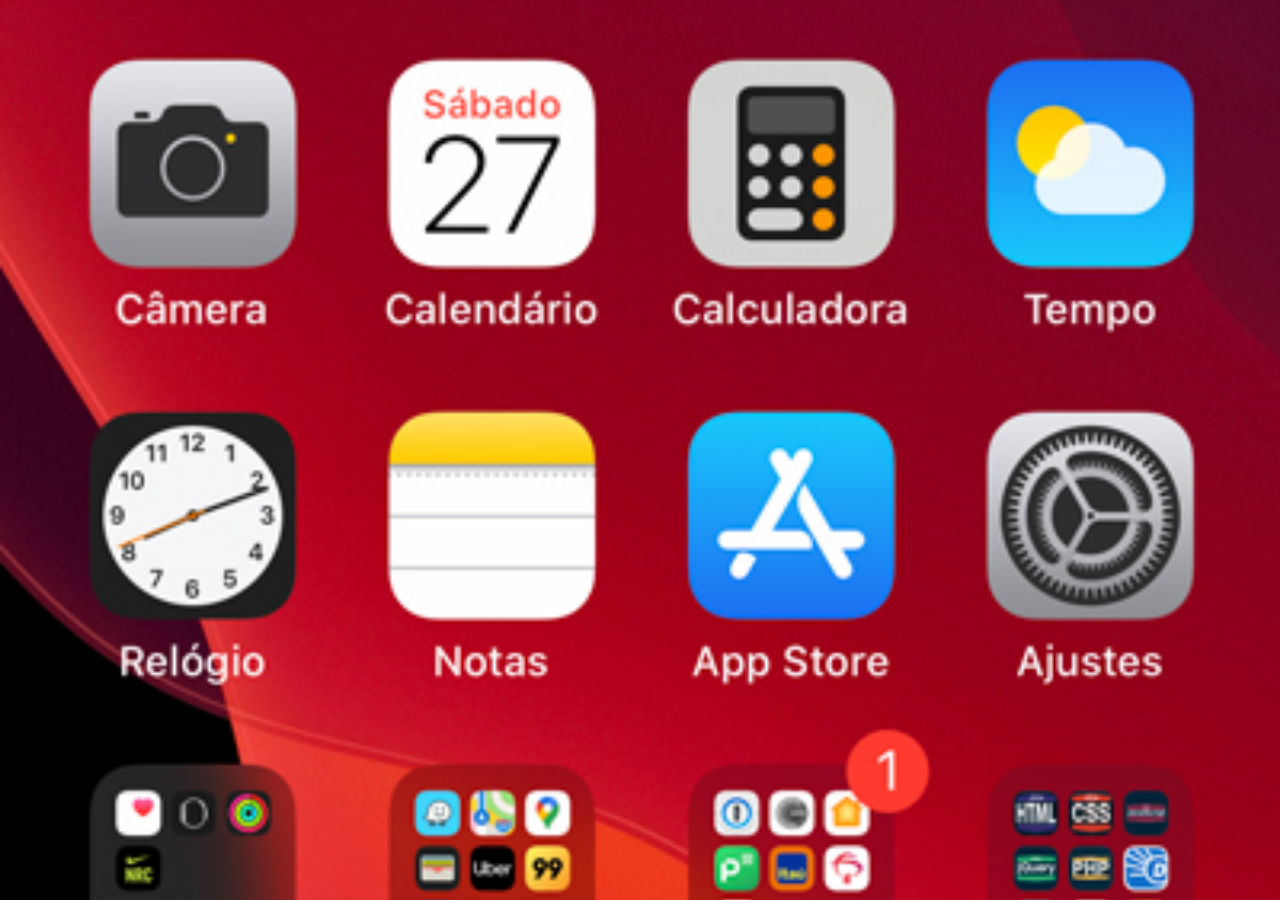
<file: pages/home.html>
<!DOCTYPE html>
<html lang="en">
<head>
    <meta charset="UTF-8">
    <meta name="viewport" content="width=device-width, initial-scale=1.0">
    <title>Home</title>

    <style>
    *{
        margin: 0;
        padding: 0;
    }

    body{
        width: 100vw;
        height: 100vh;
        background: url(../pacote-d013/imagens/tela-home.jpg) no-repeat top center;
        background-size: cover
    }
    </style>

</head>

<body>
    
</body>
</html>
</file>
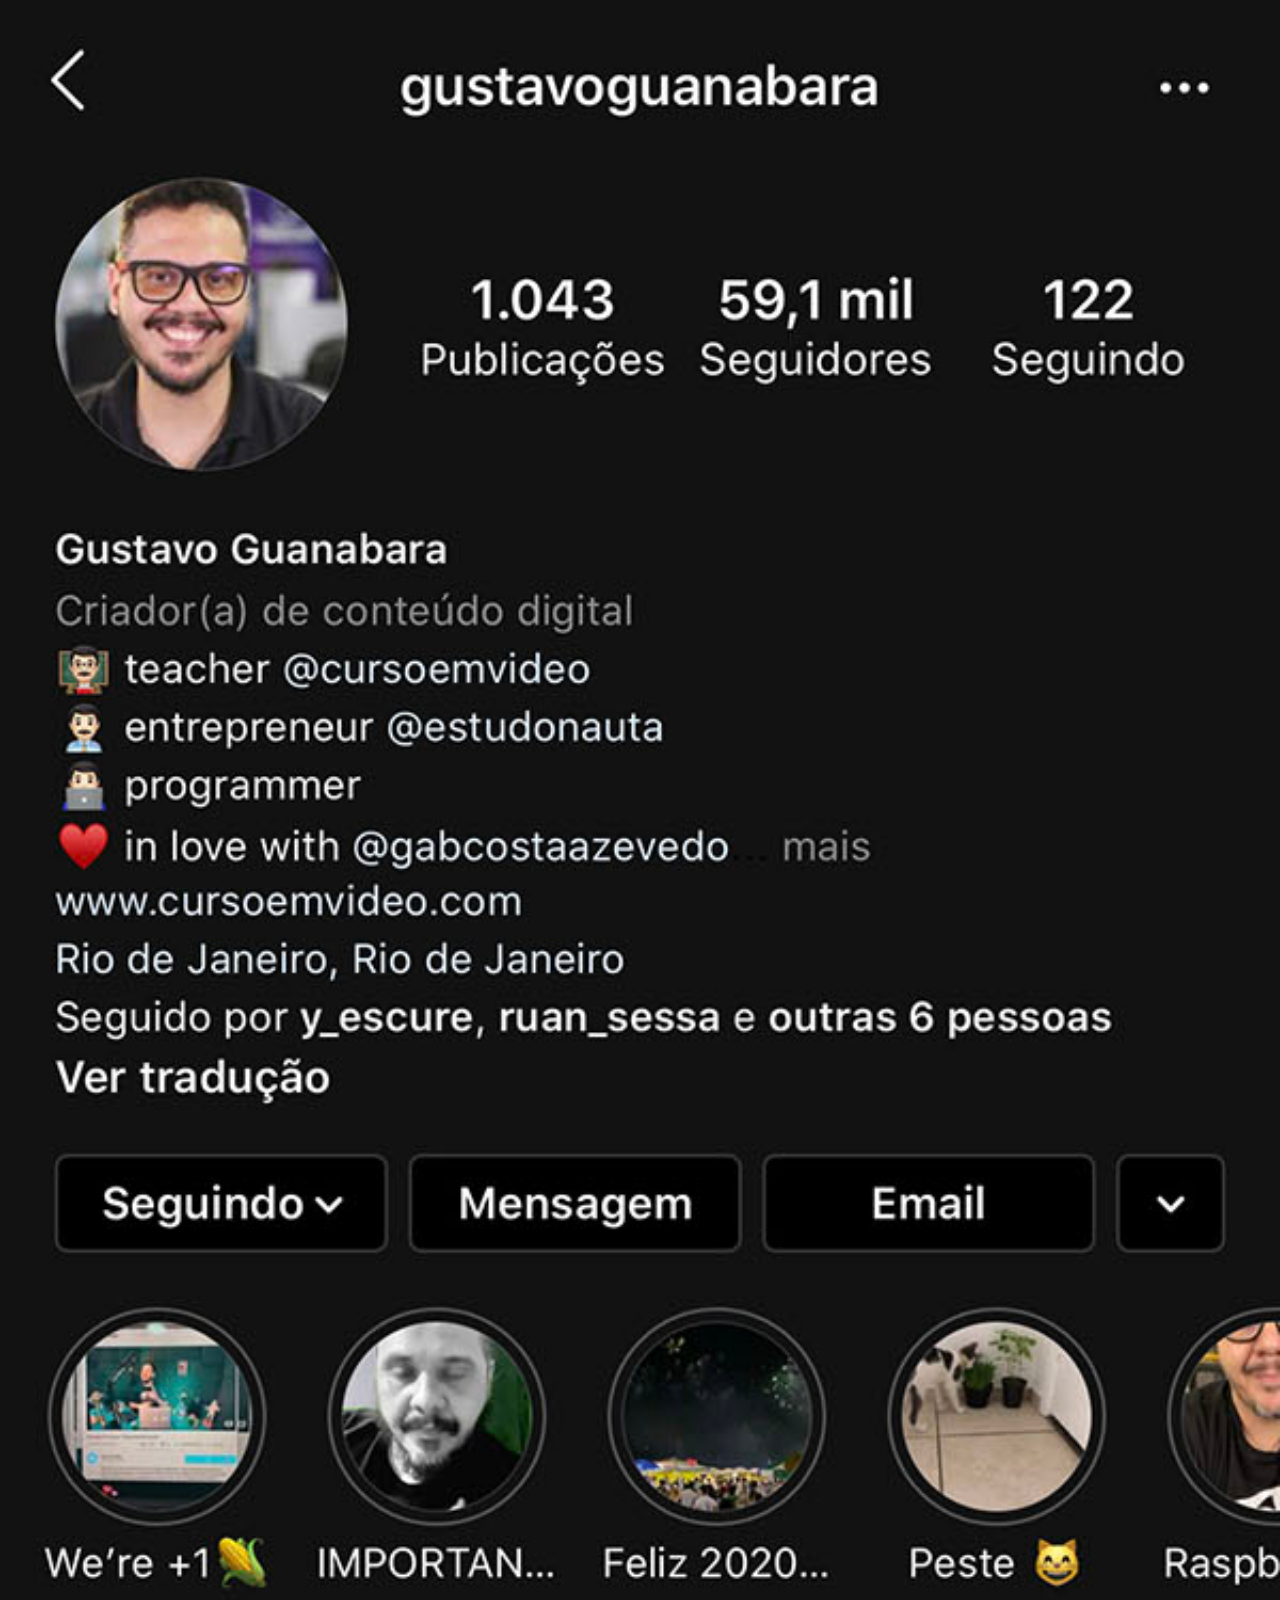
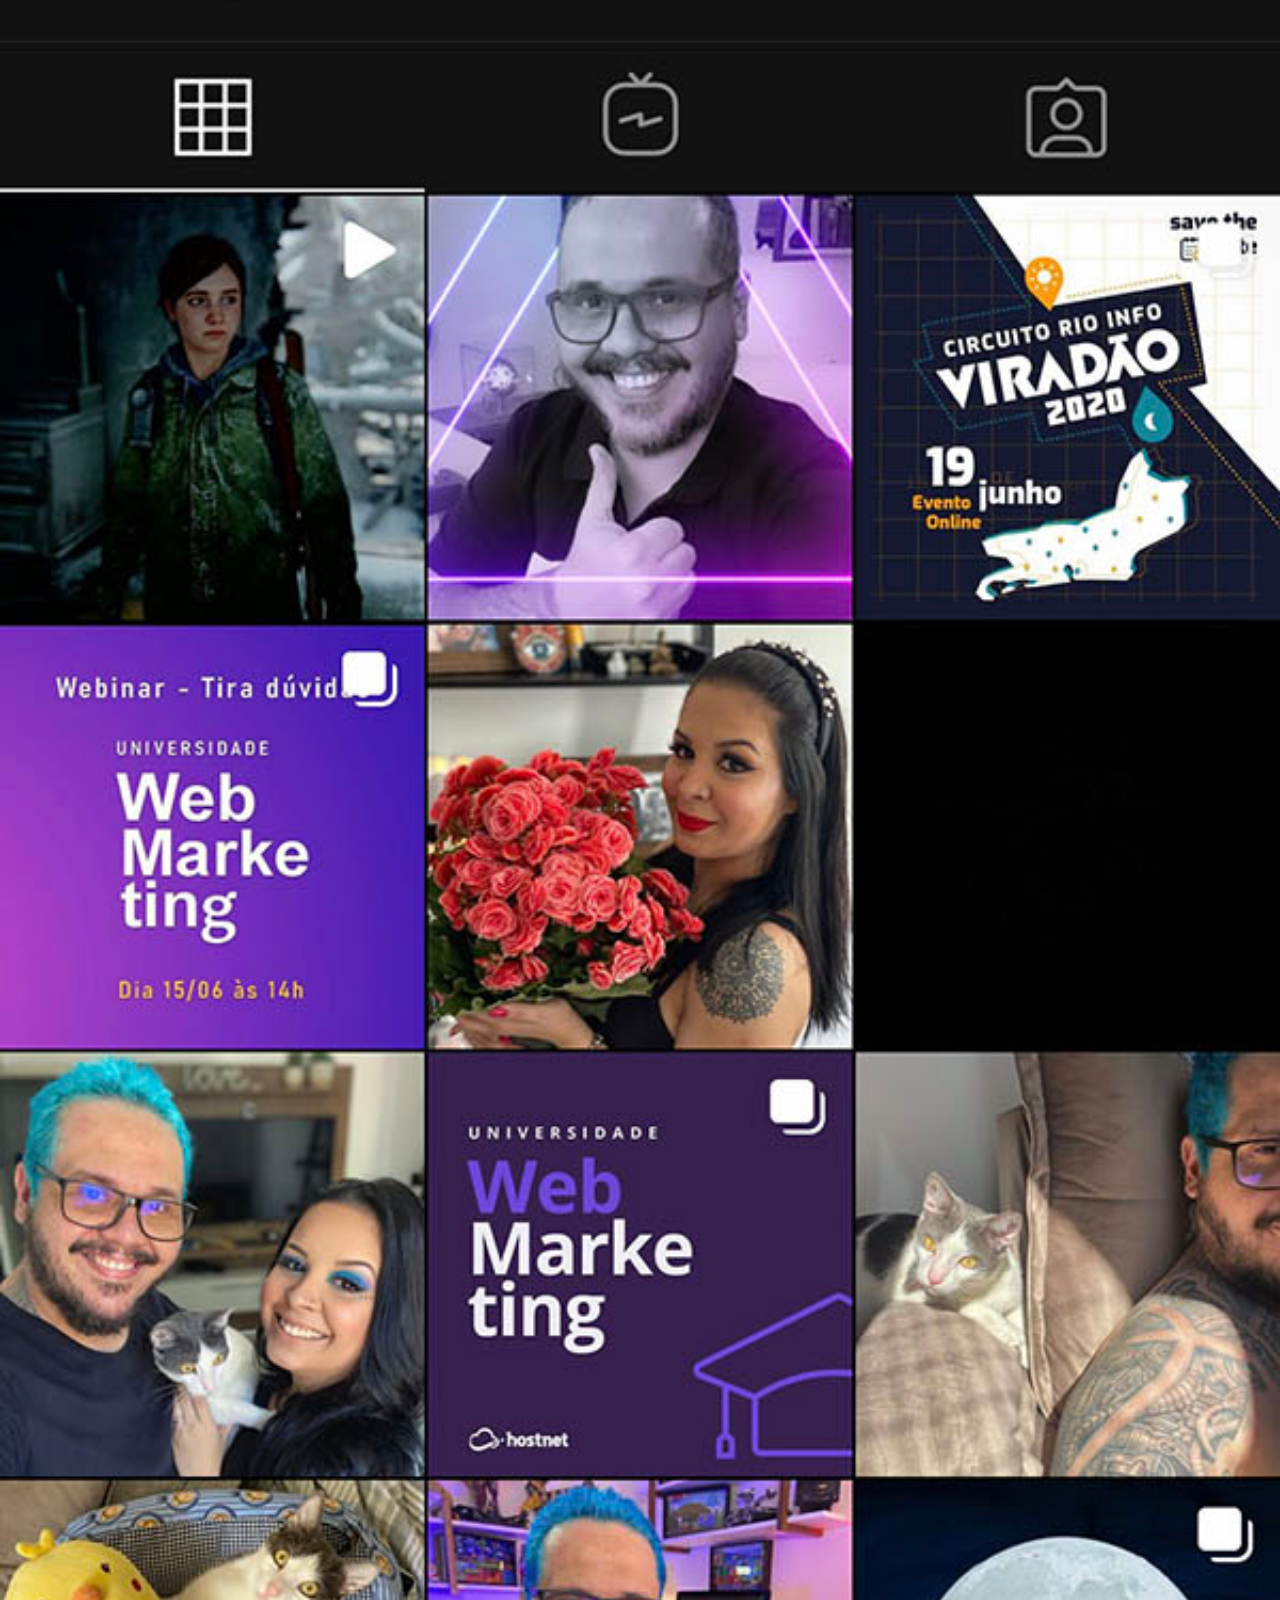
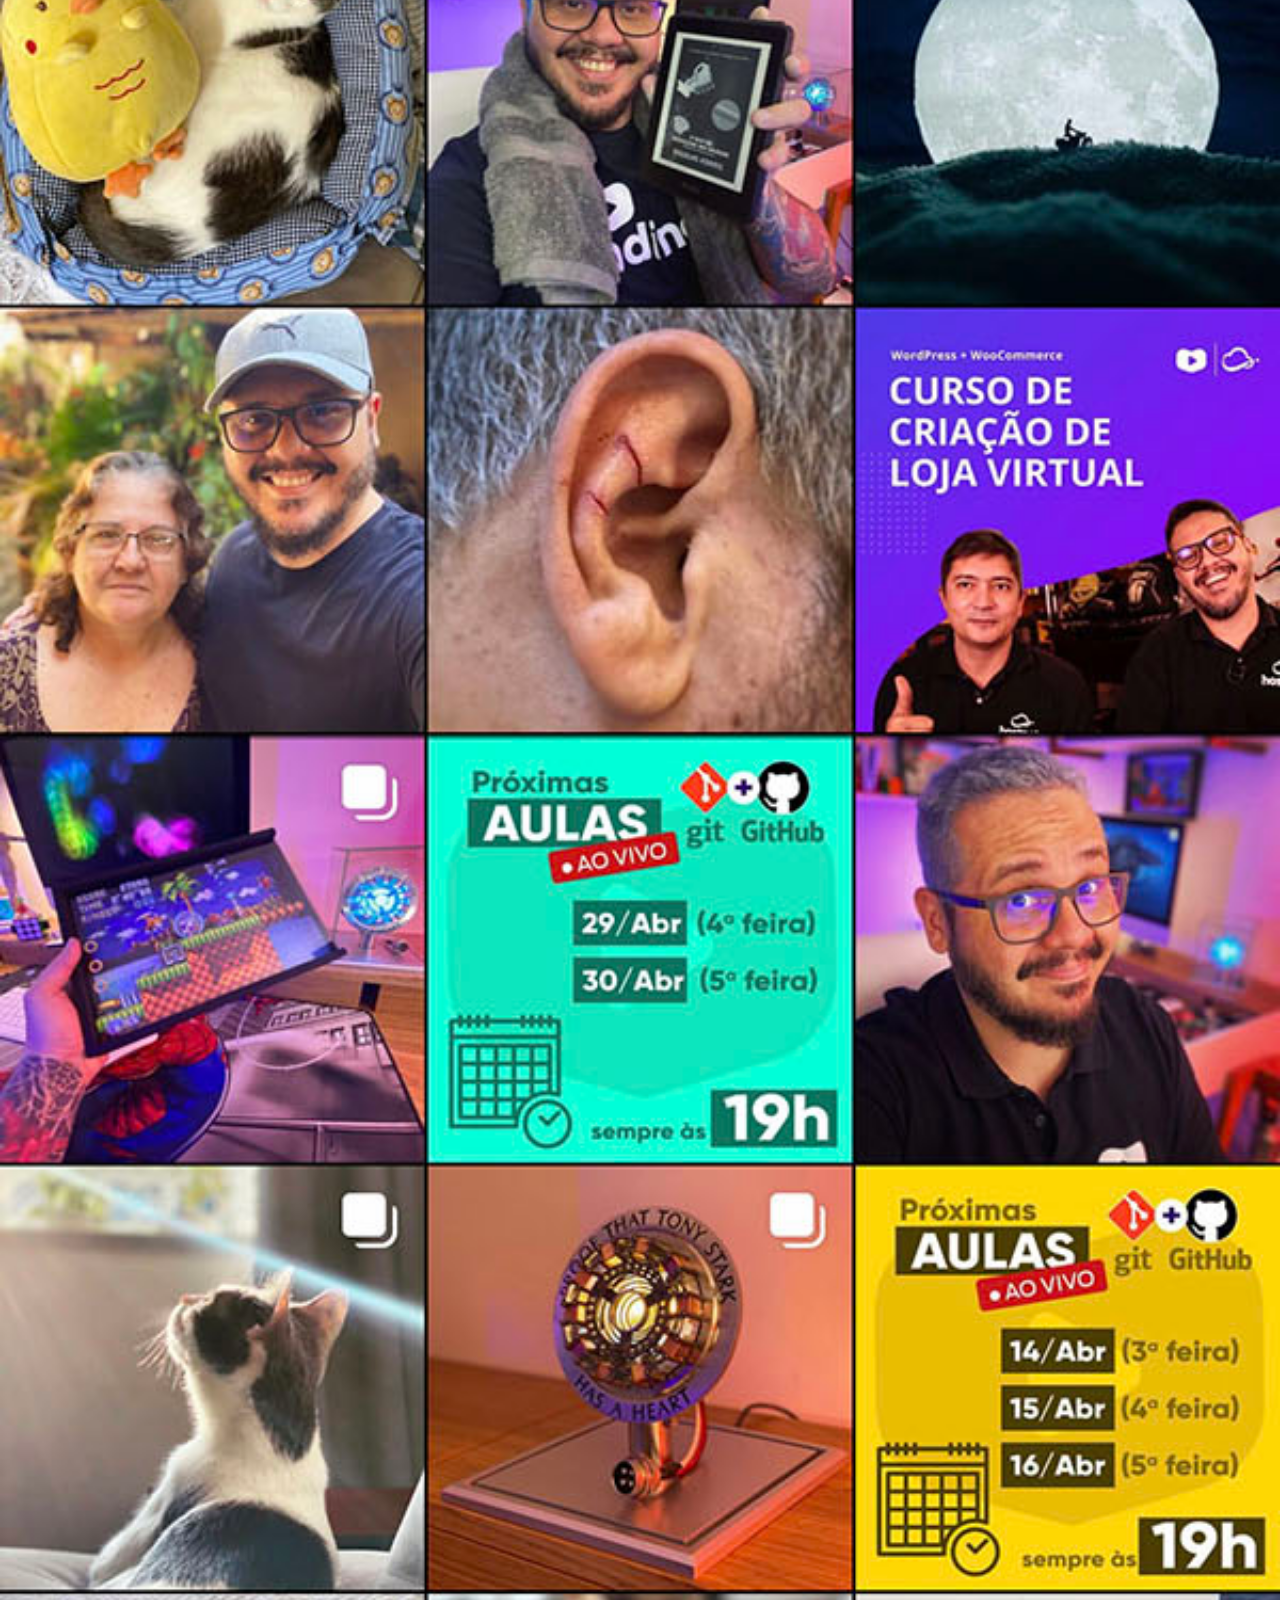
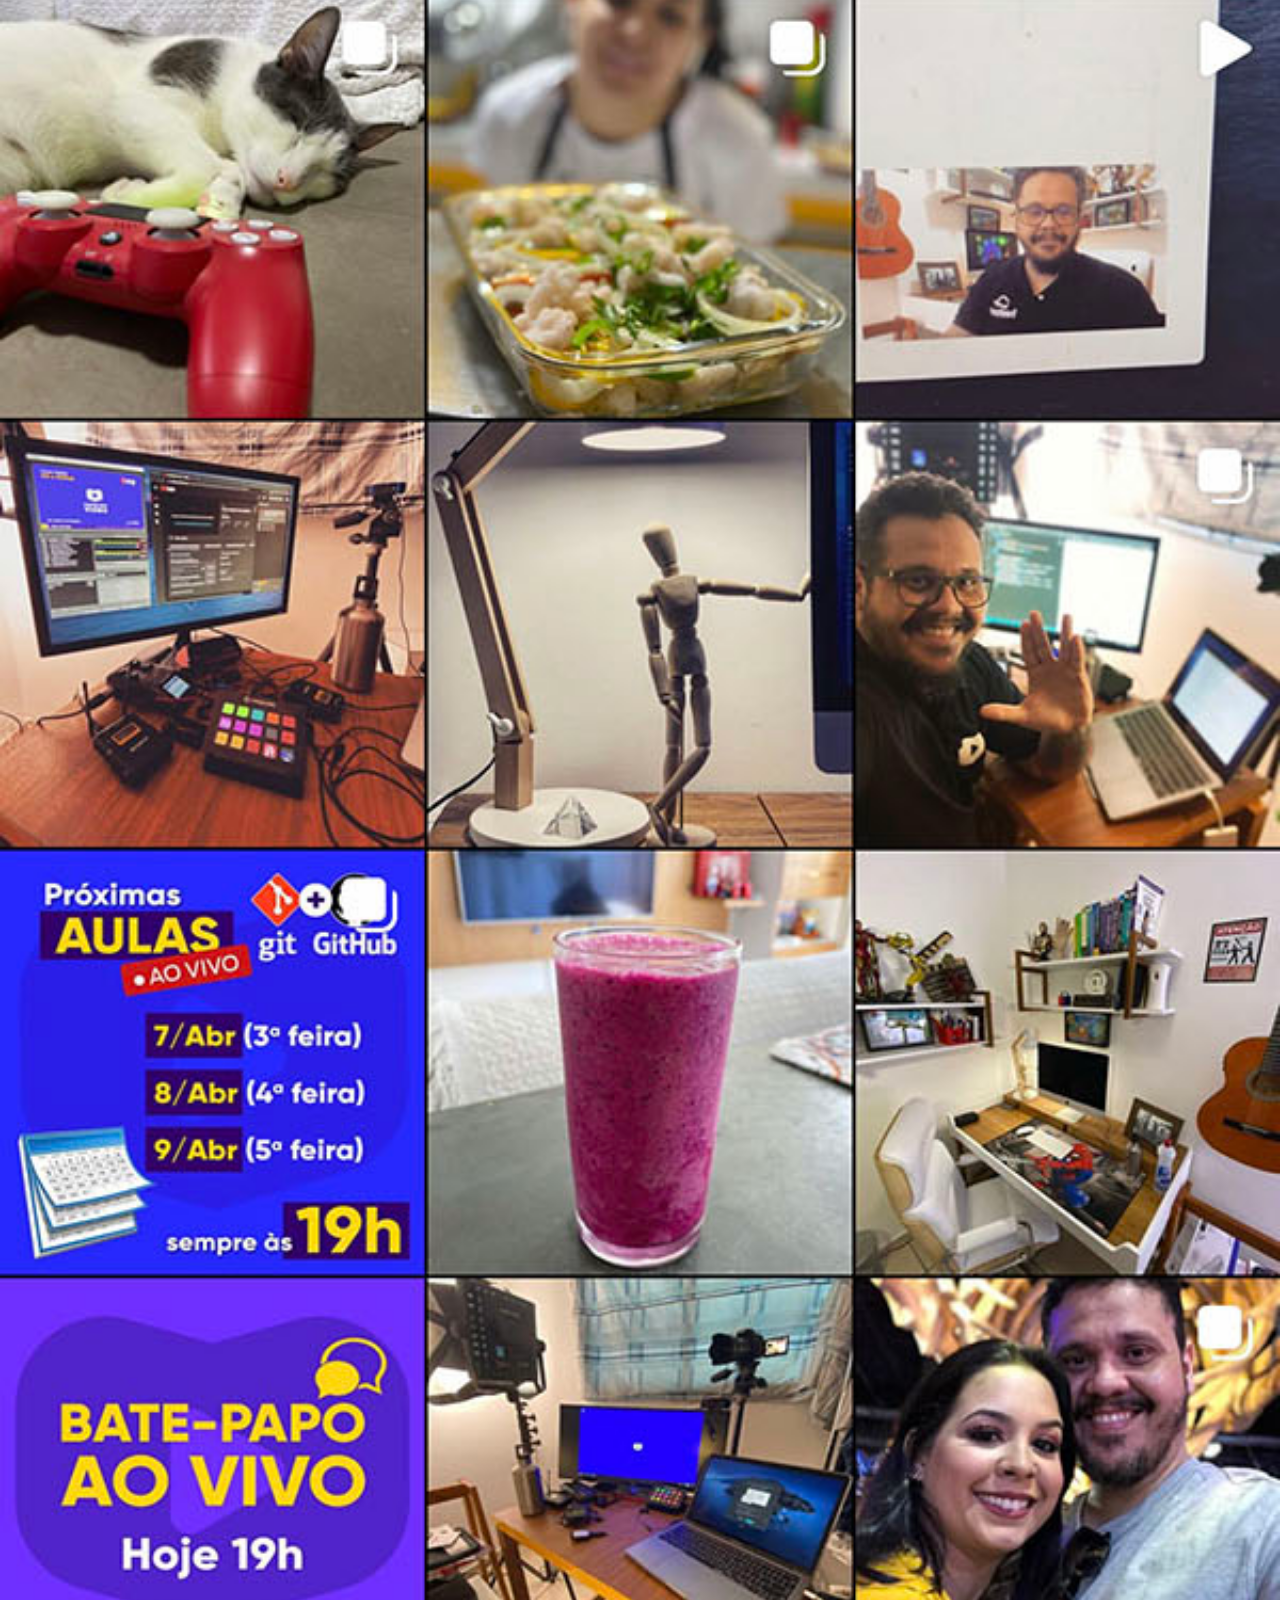
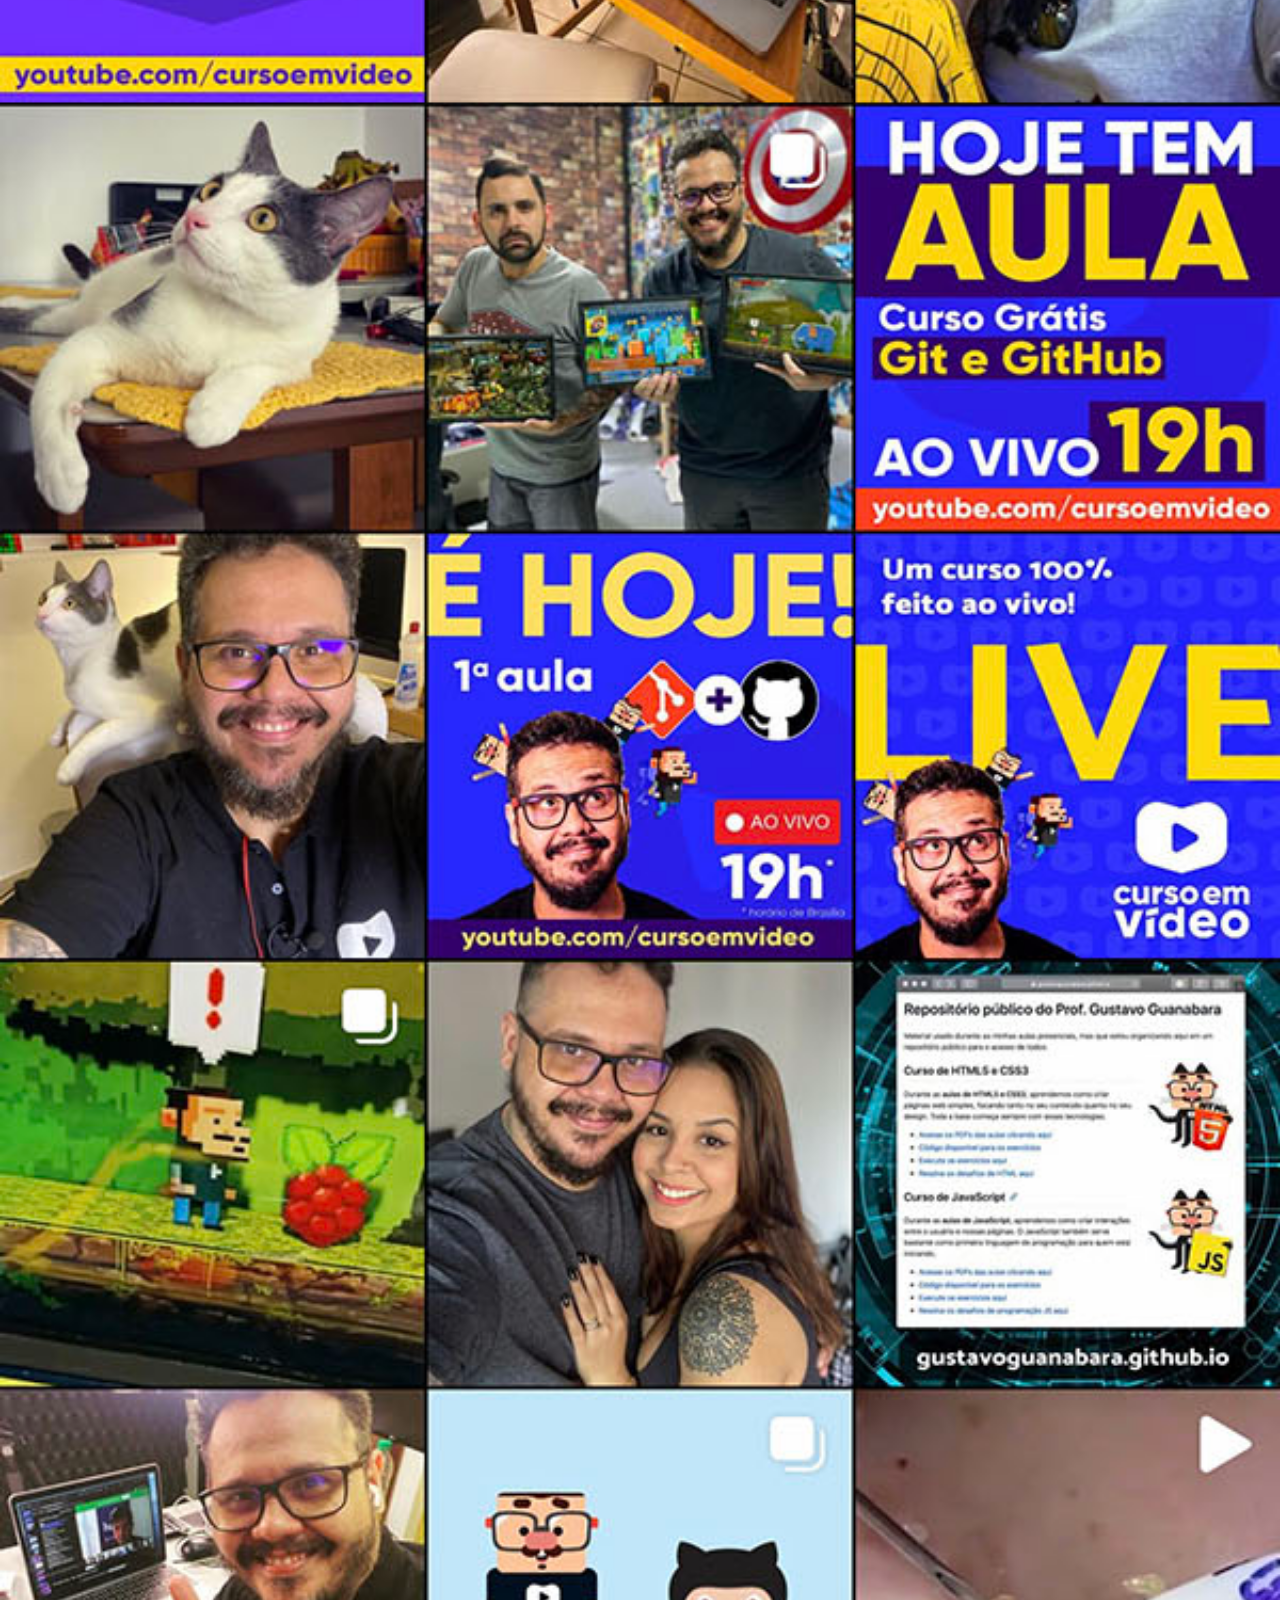
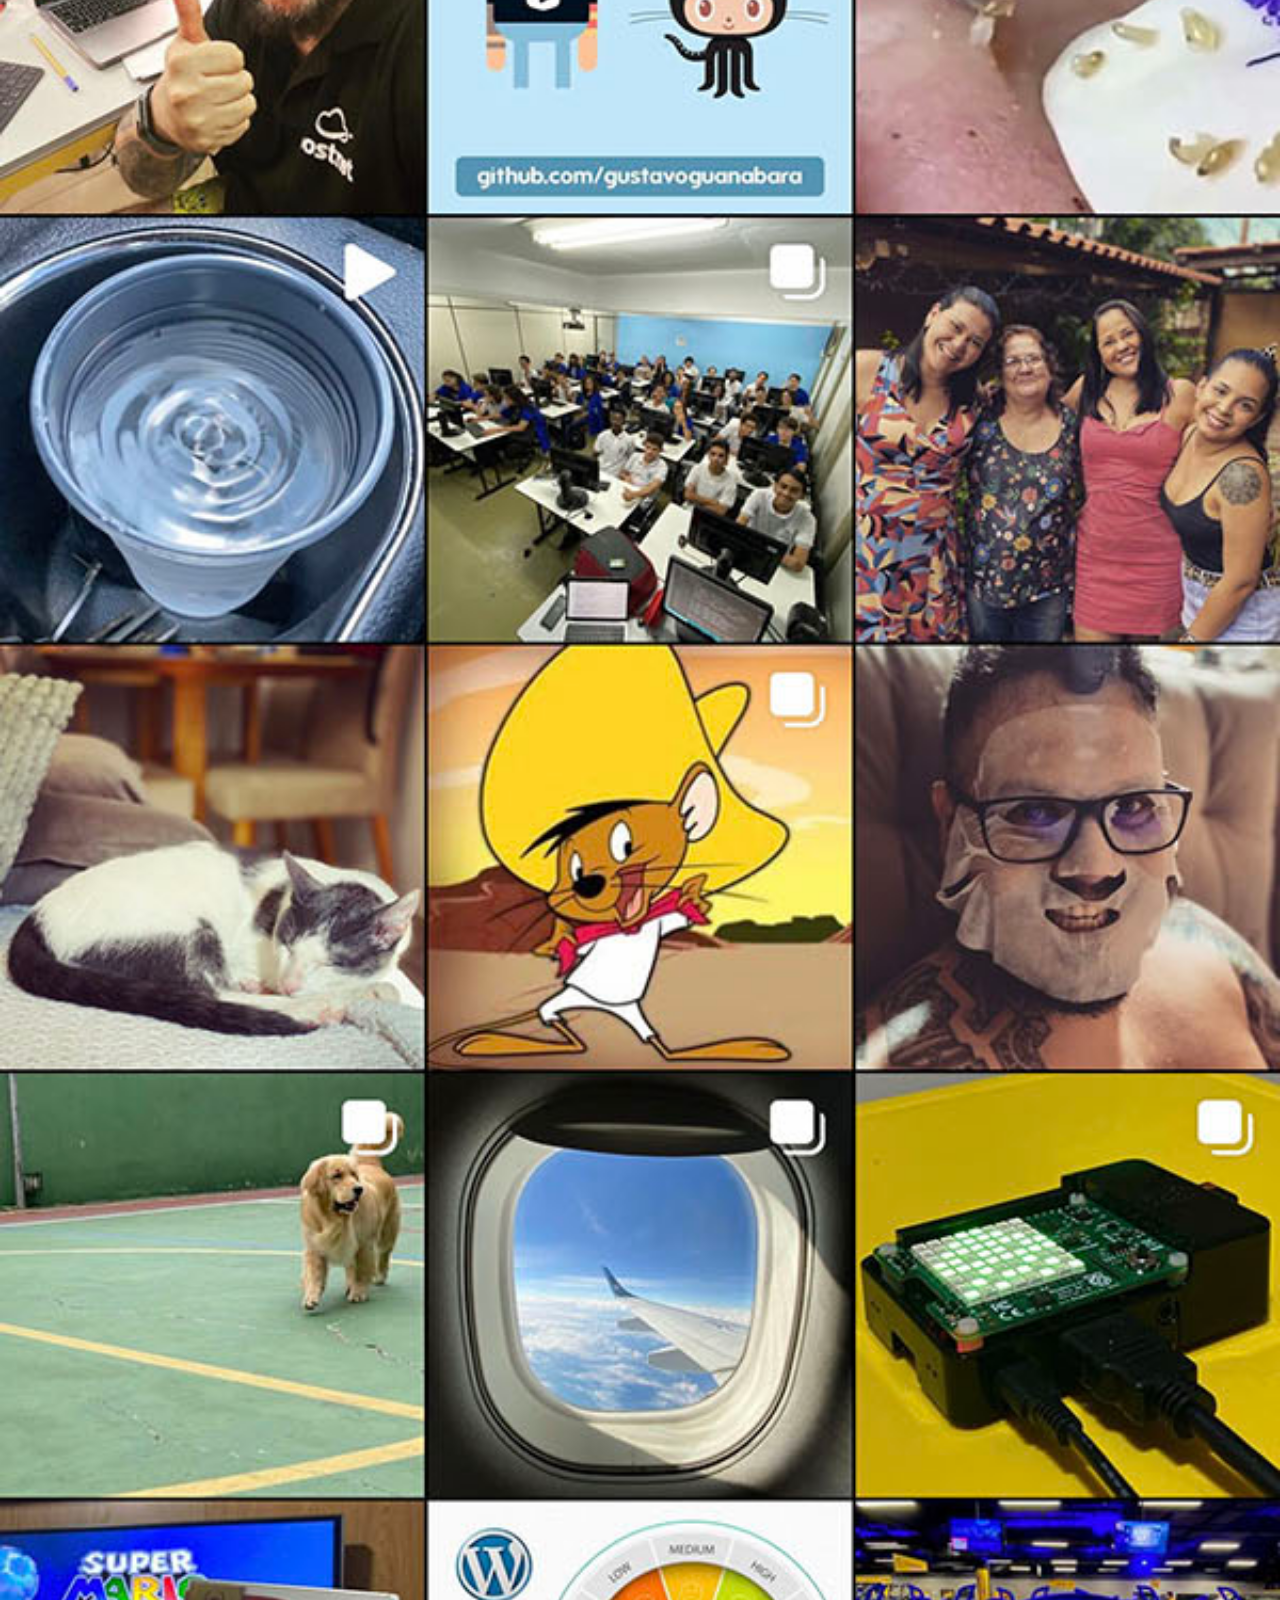
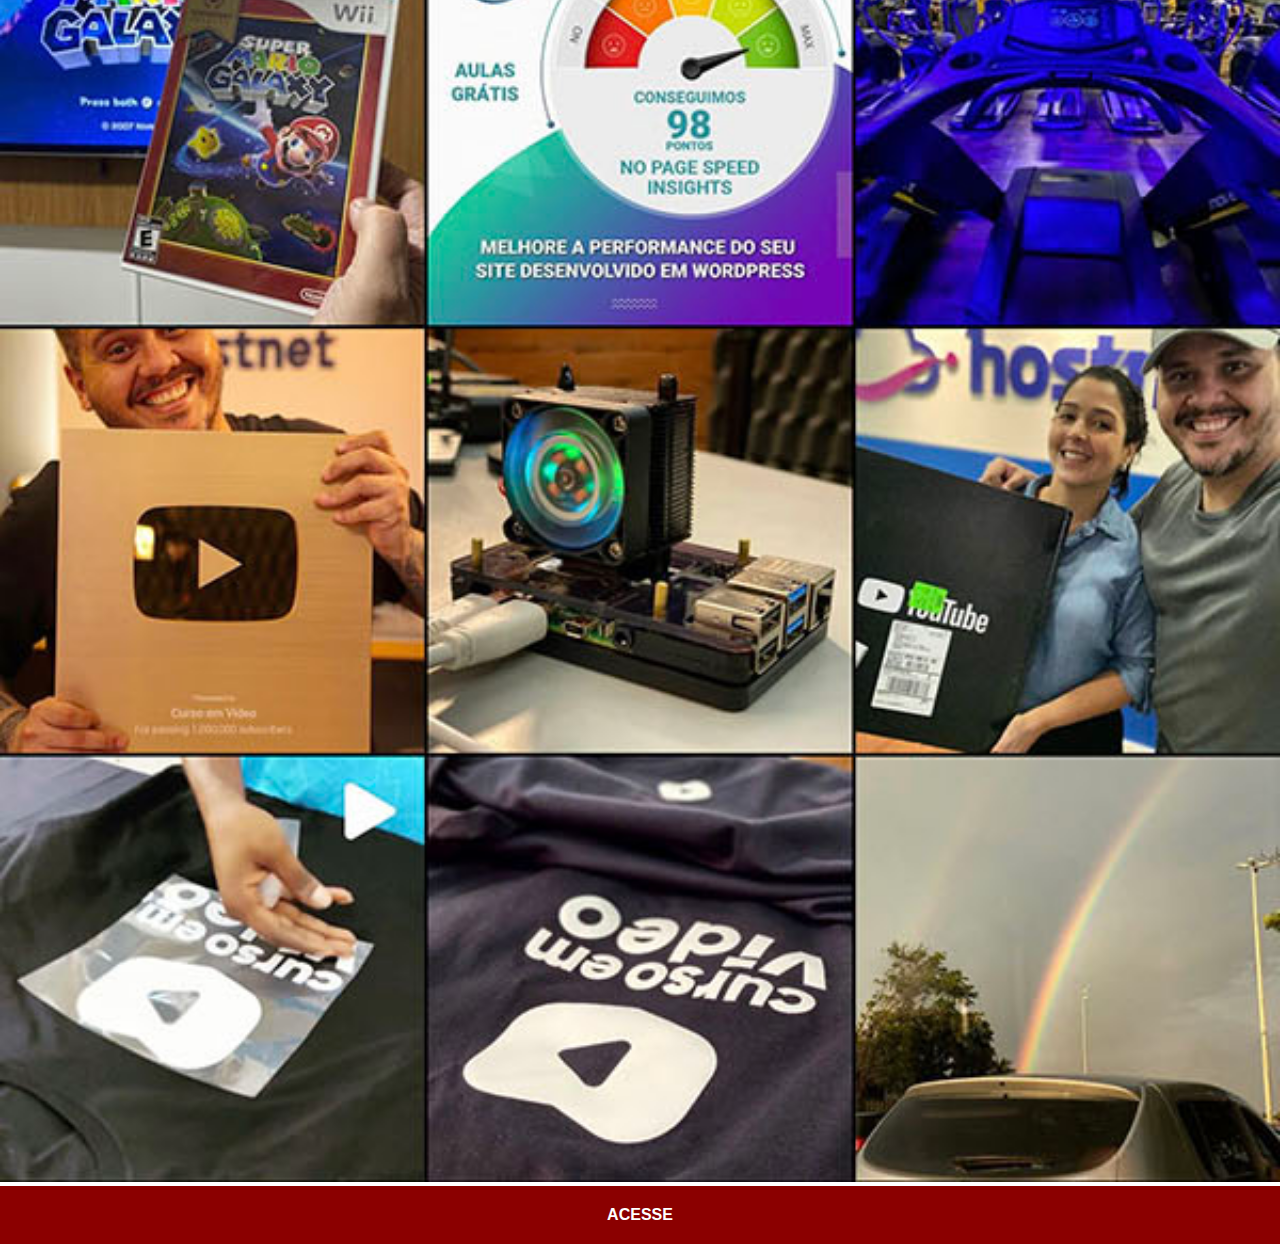
<file: pages/ig.html>
<!DOCTYPE html>
<html lang="en">
<head>
    <meta charset="UTF-8">
    <meta name="viewport" content="width=device-width, initial-scale=1.0">
    <title></title>
</head>

<style>
    *{
        margin: 0;
        padding: 0;
        font-family: Arial, Helvetica, sans-serif
    }

    ::-webkit-scrollbar{
        width: 0;
        height: 0;
    }

    img{
        width: 100vw;
    }

    a{
        display: block;
        font-weight: bolder;
        text-decoration: none;
        background-color: darkred;
        color: white;
        padding: 20px;
        text-align: center;
    }
    a:hover{
        background: red;
    }

</style>

<body>
    
    <img src="../pacote-d013/imagens/tela-instagram.jpg" alt="Youtube">
    <a href="https://www.youtube.com/watch?v=JNve0F0kxnk" target="_blank">ACESSE</a>
</body>
</html>
</file>
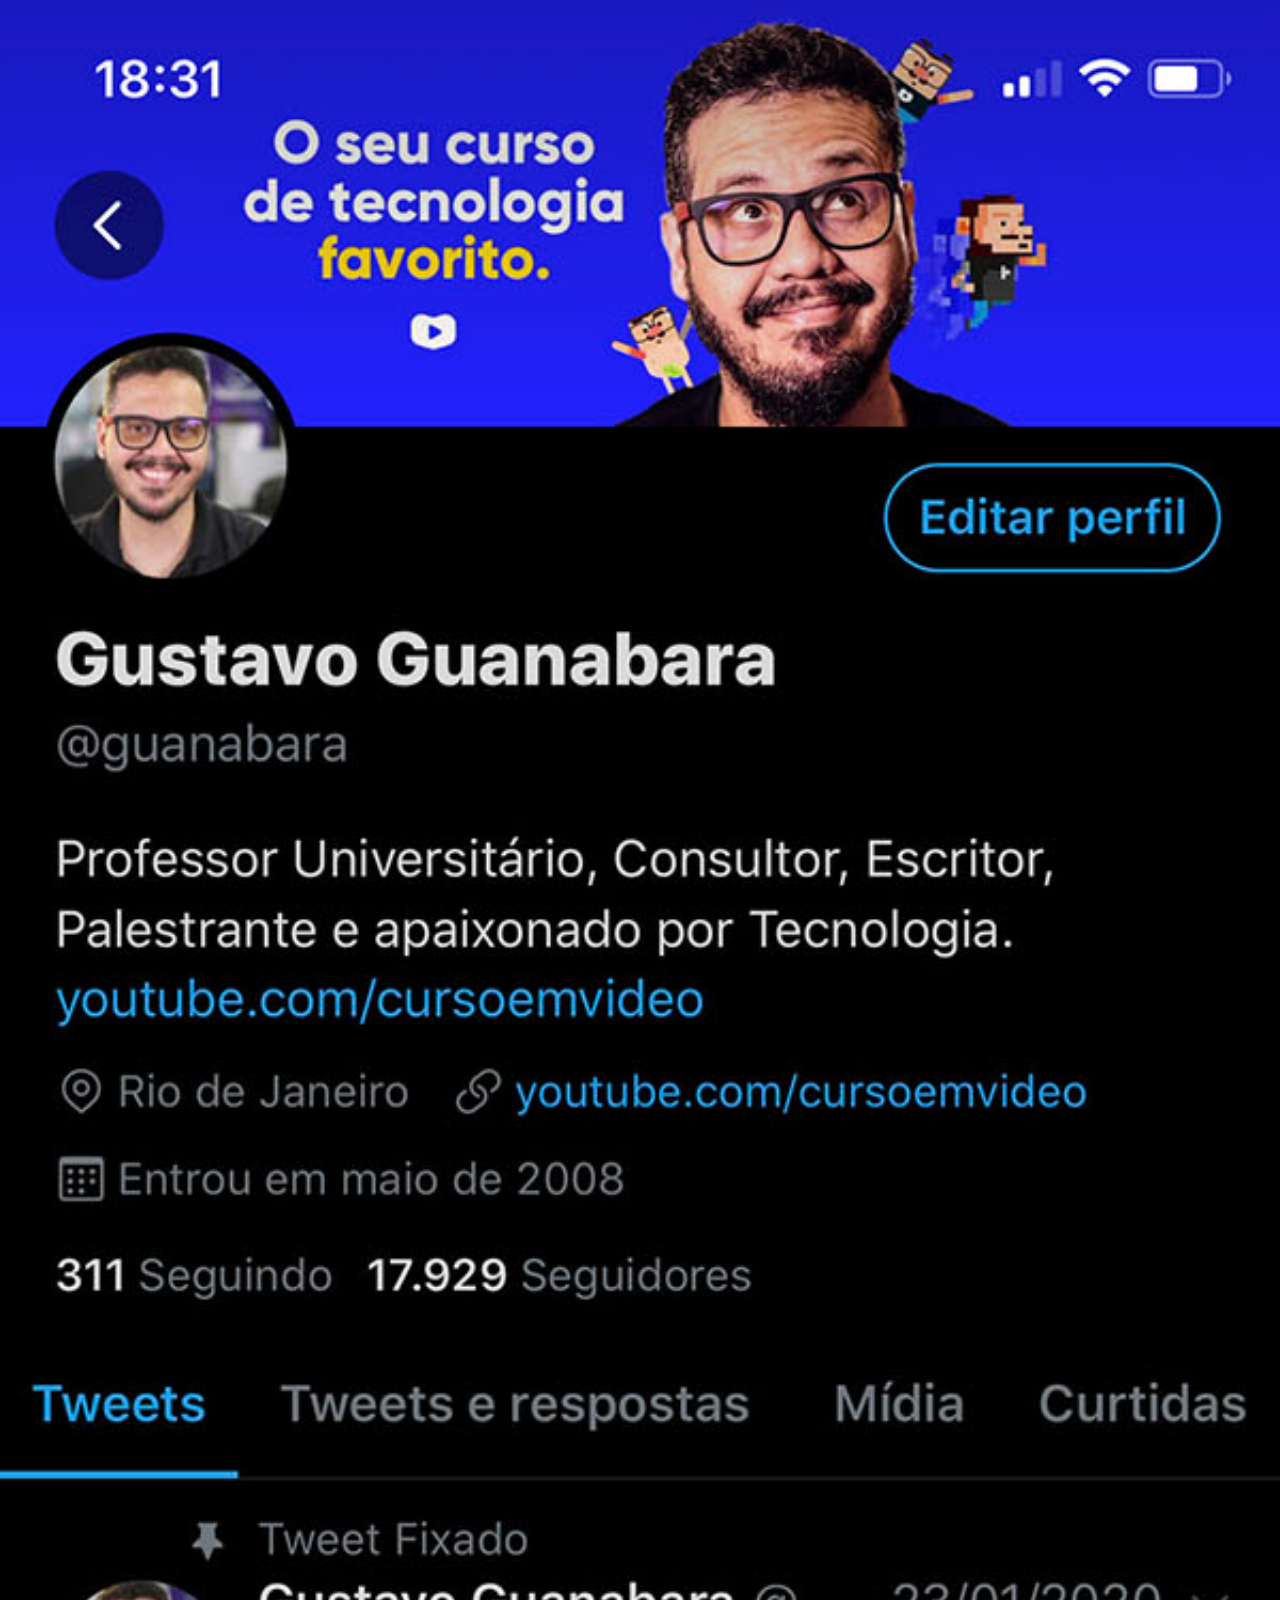
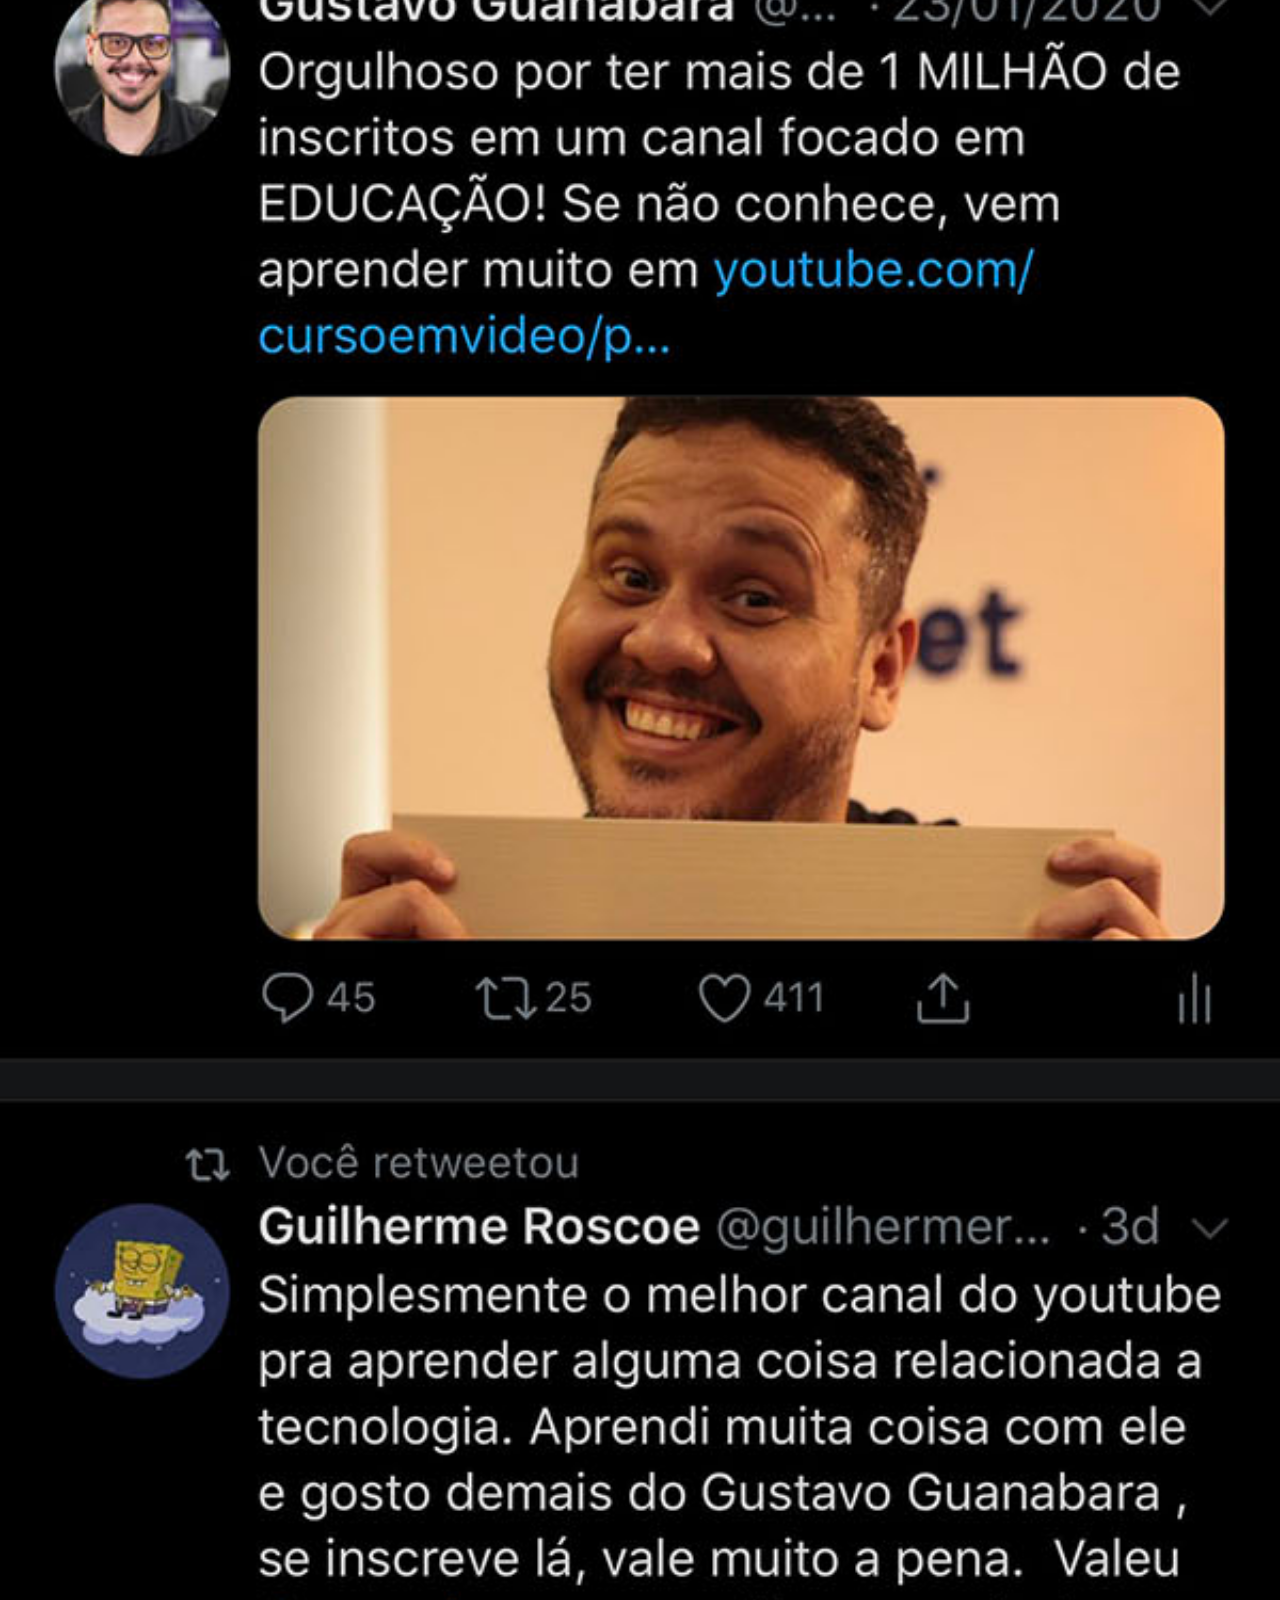
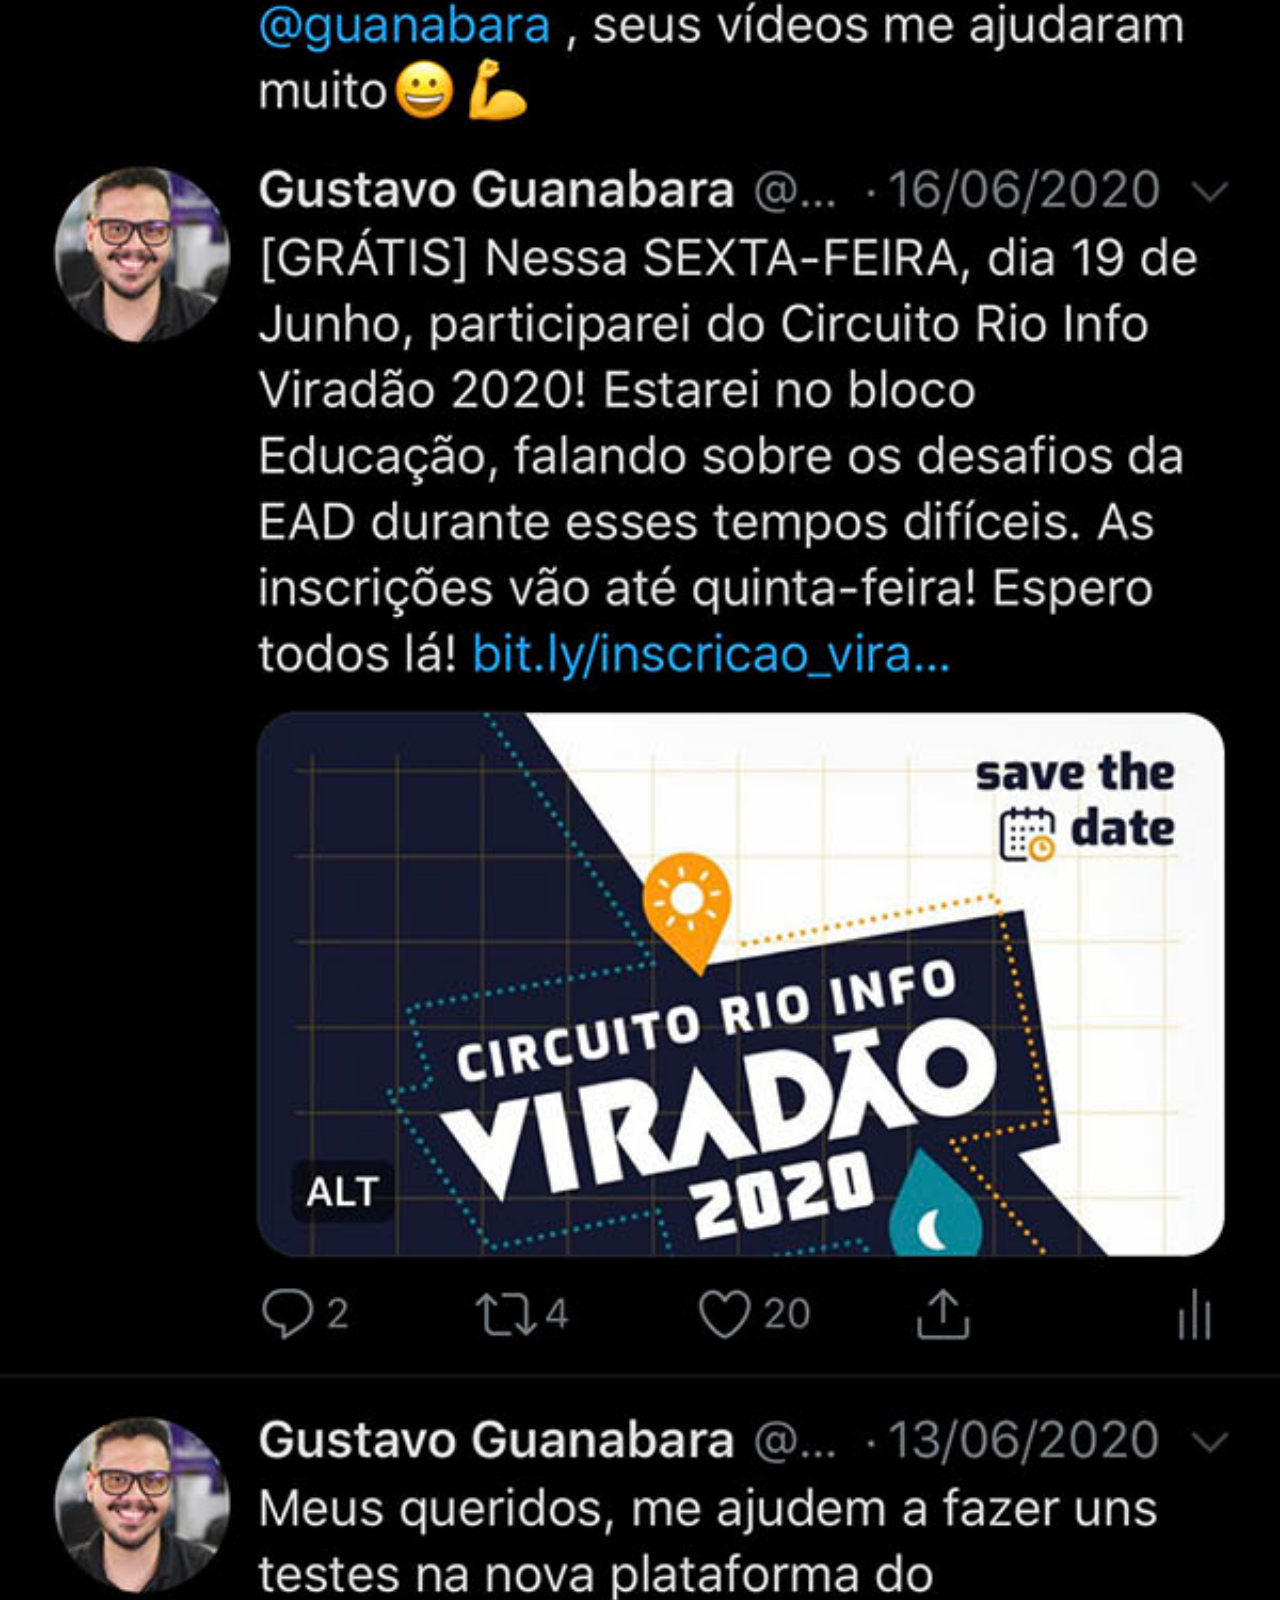
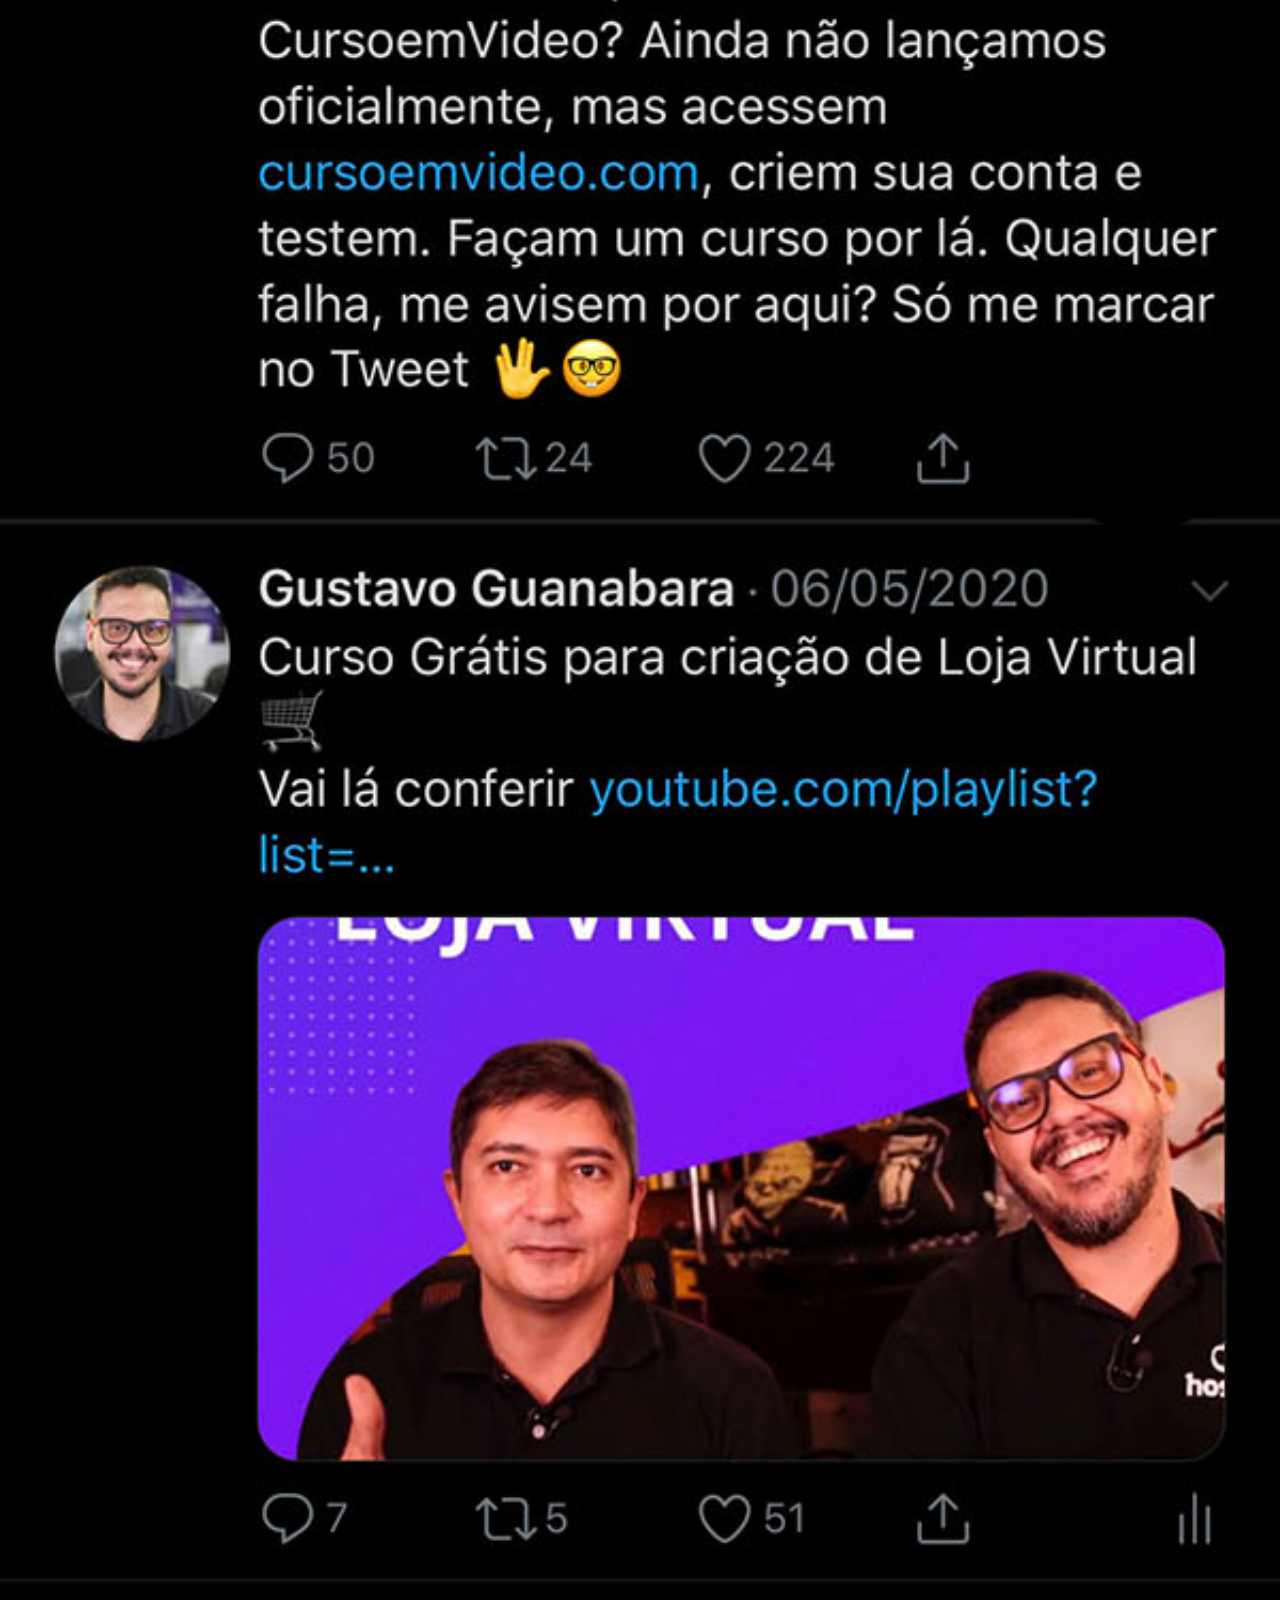
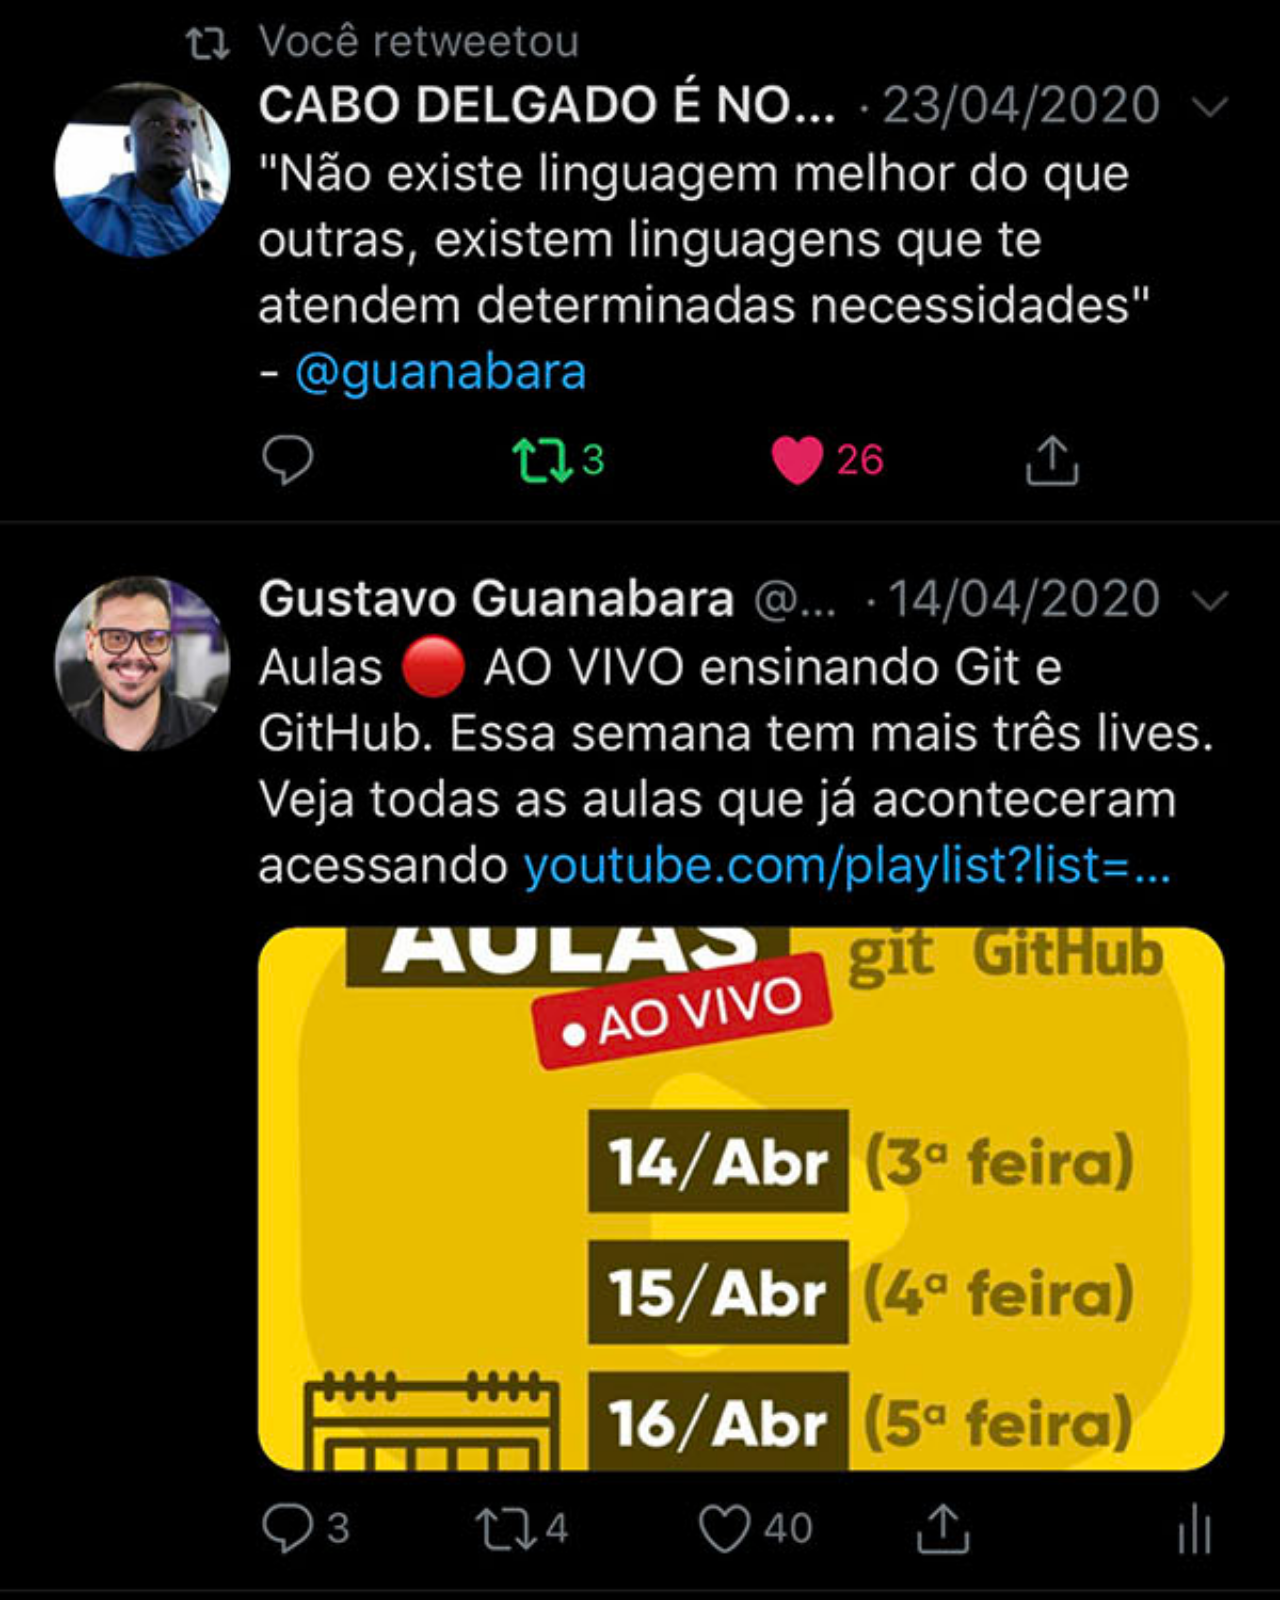
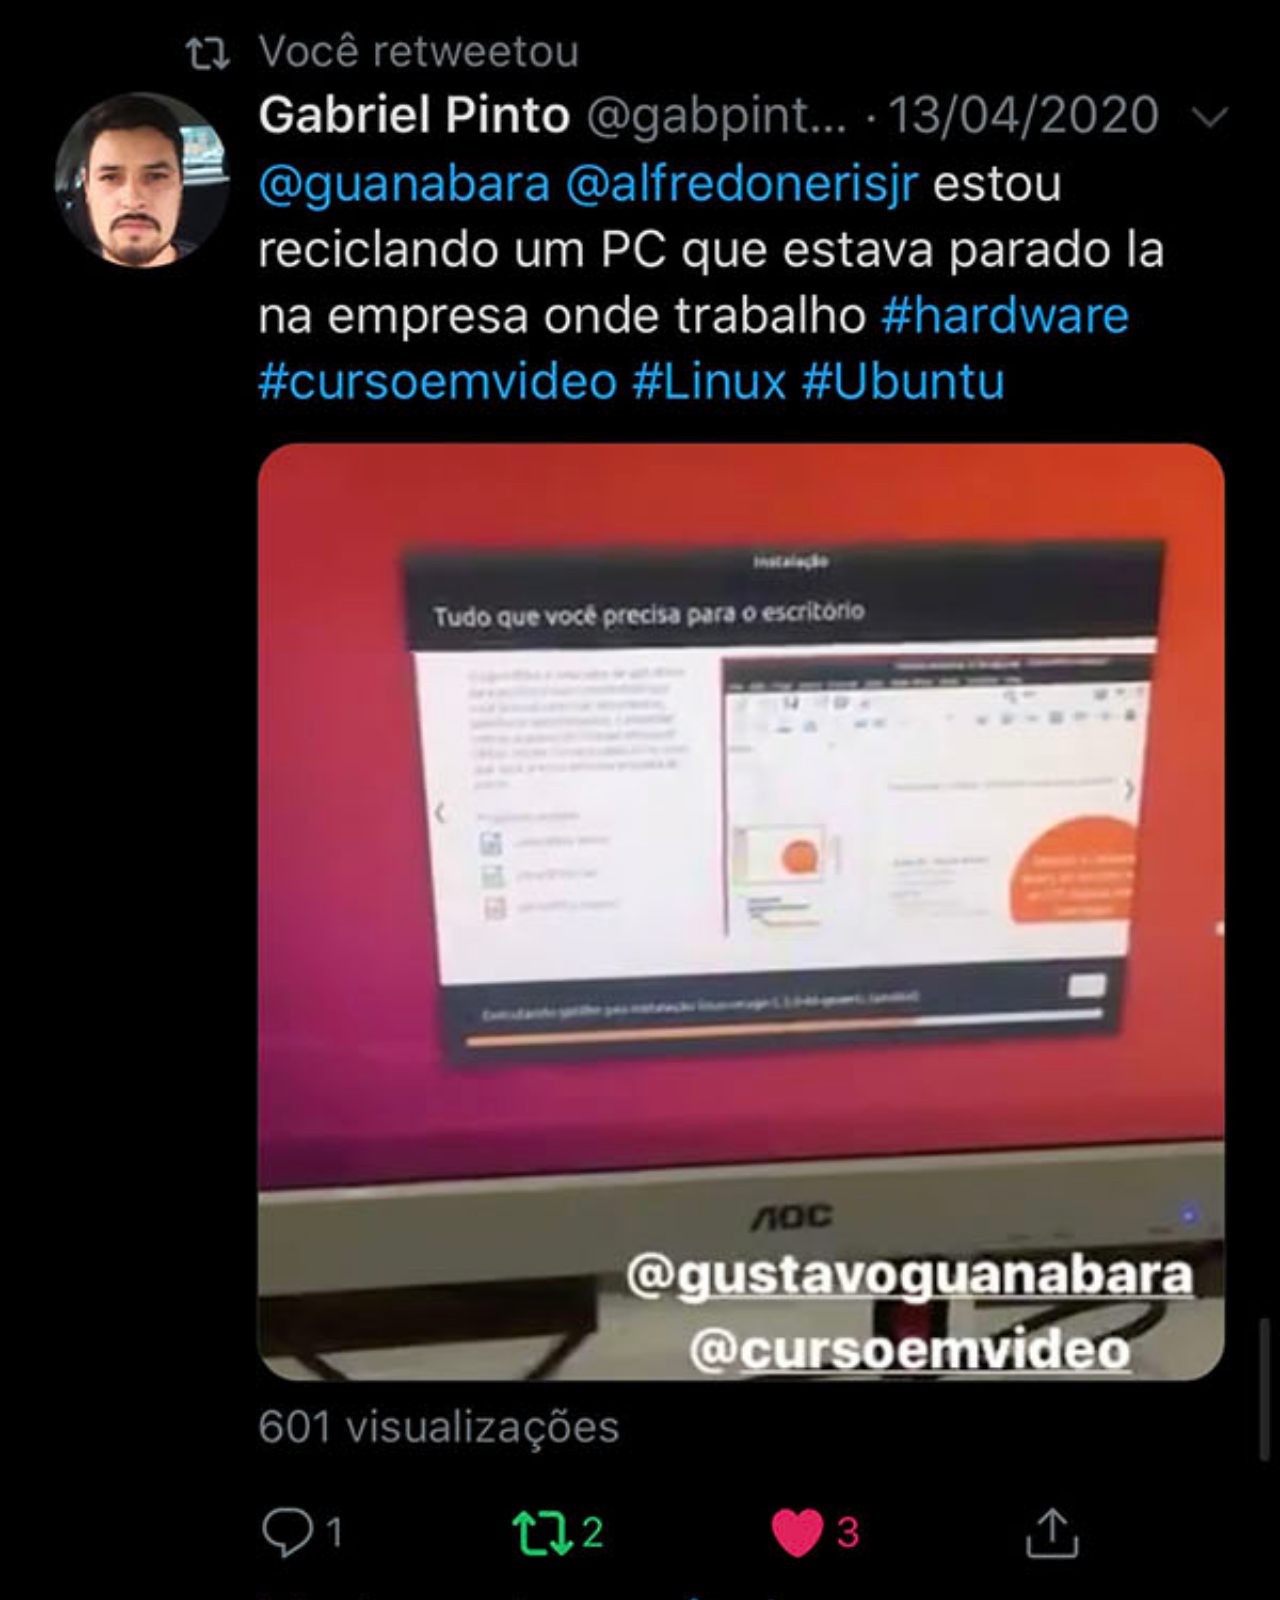
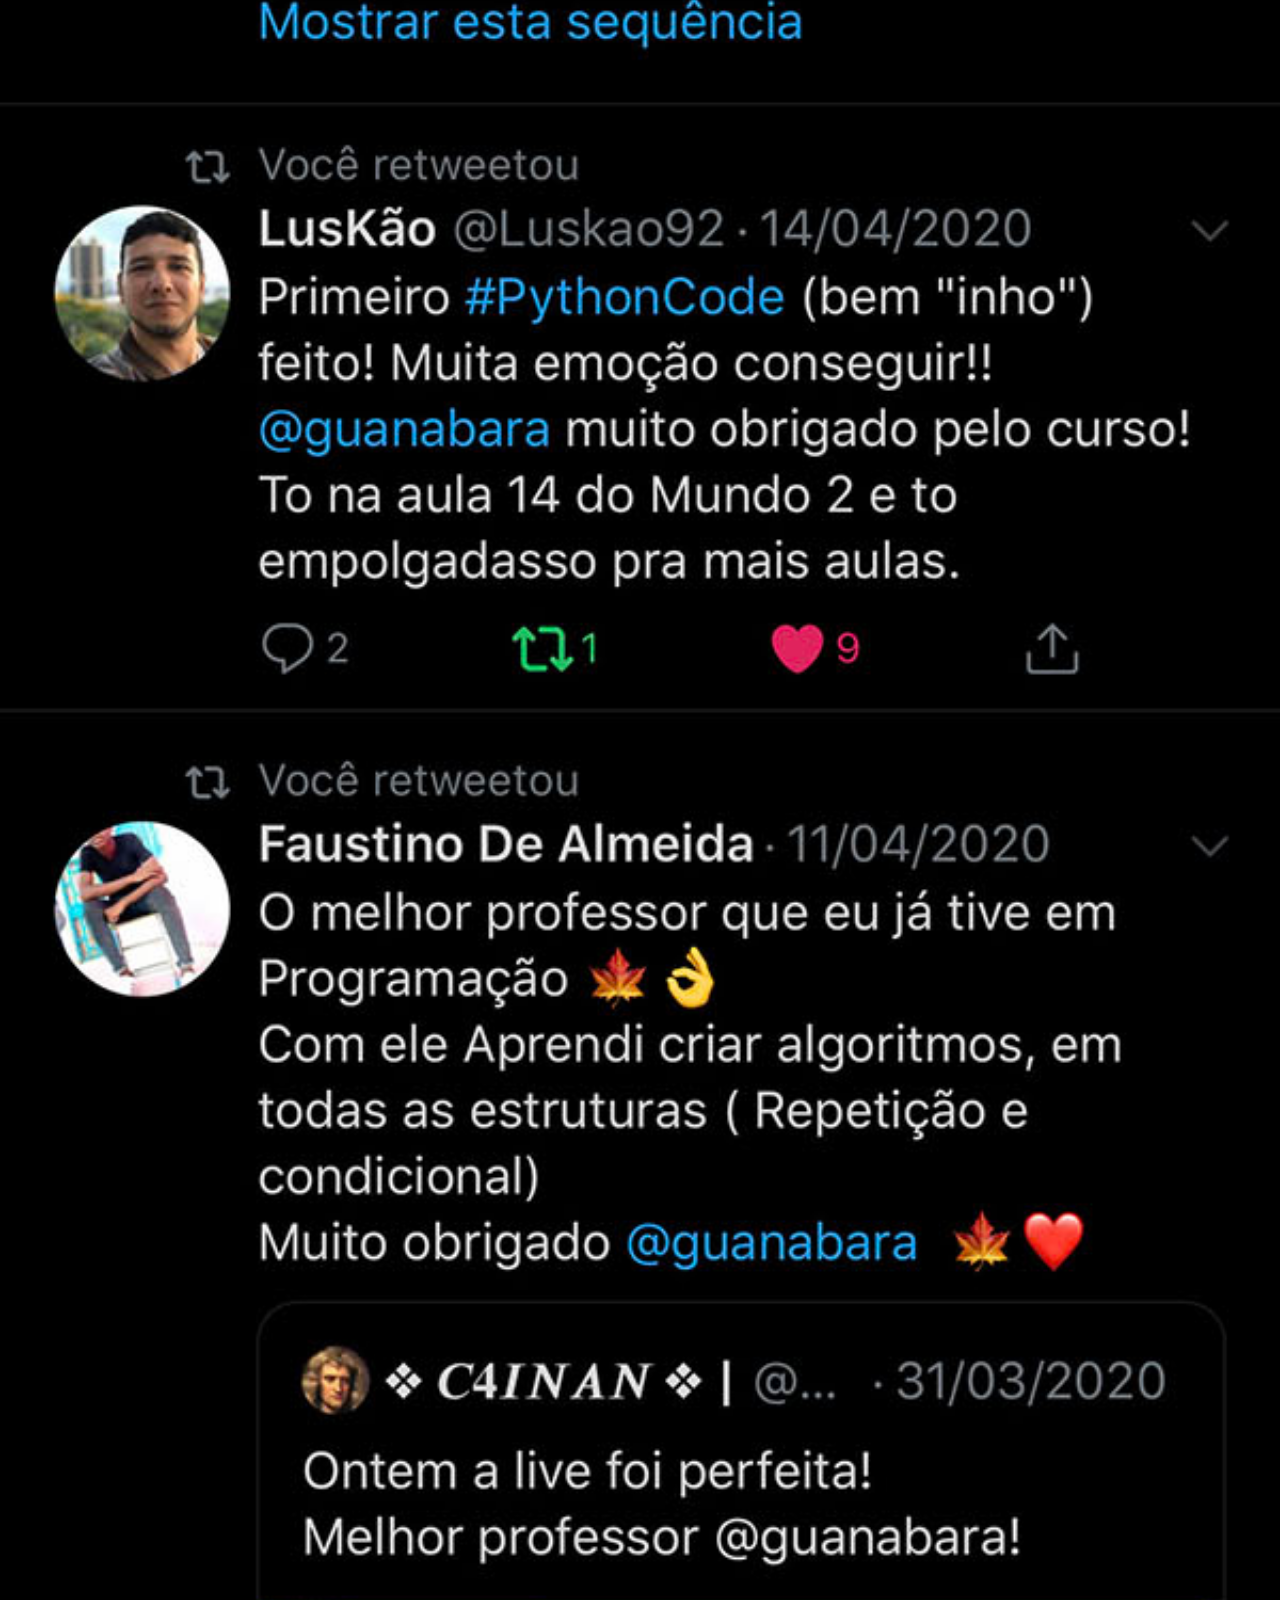
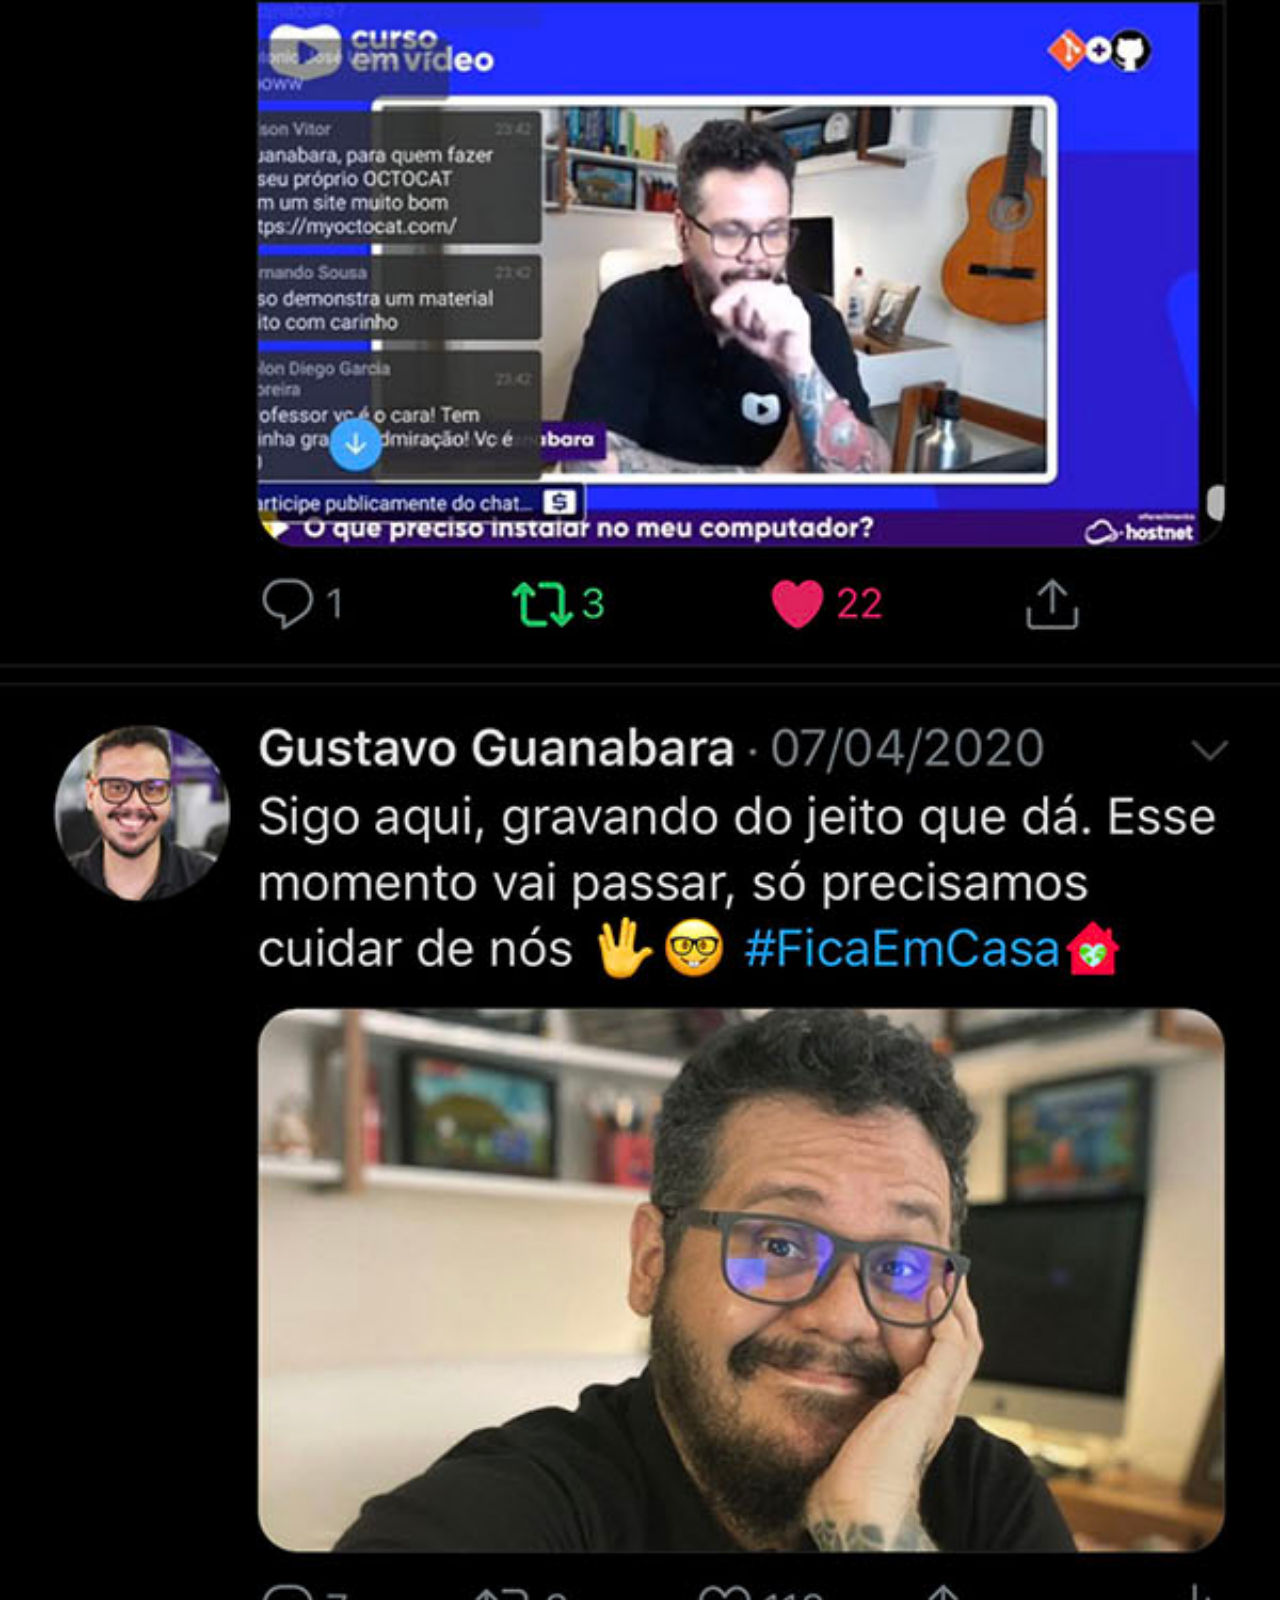
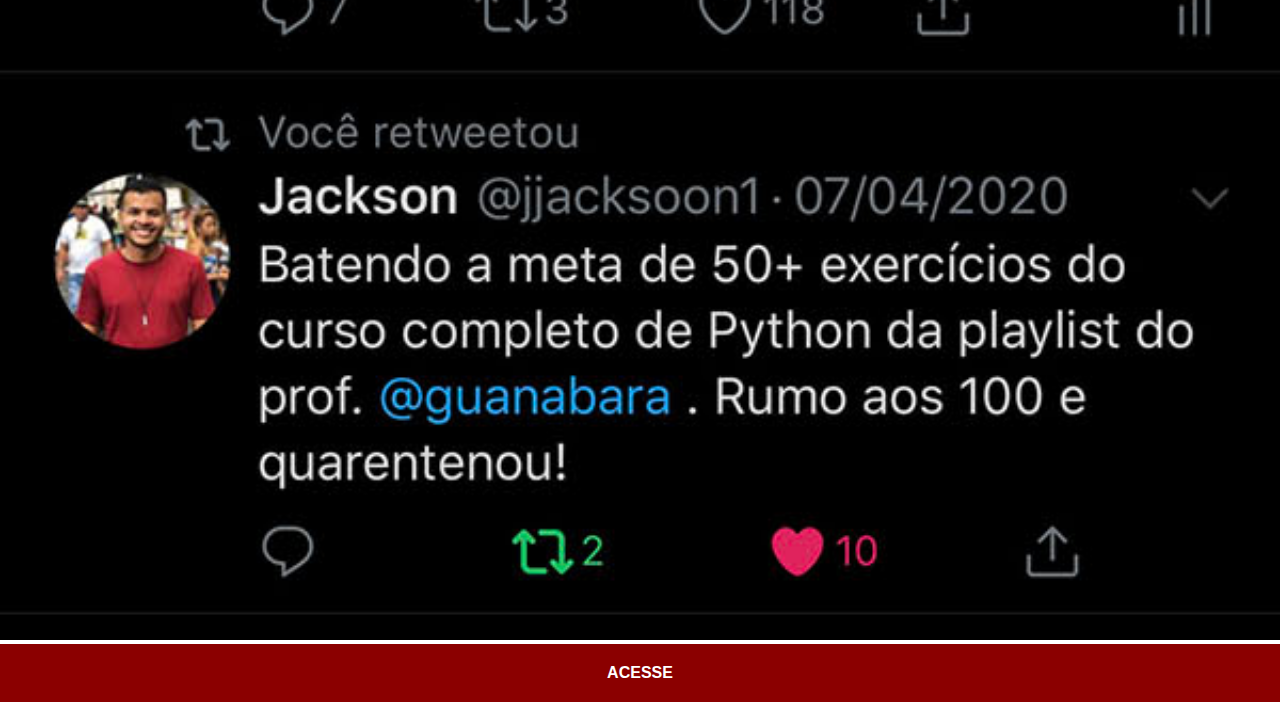
<file: pages/tt.html>
<!DOCTYPE html>
<html lang="en">
<head>
    <meta charset="UTF-8">
    <meta name="viewport" content="width=device-width, initial-scale=1.0">
    <title></title>
</head>

<style>
    *{
        margin: 0;
        padding: 0;
        font-family: Arial, Helvetica, sans-serif
    }

    ::-webkit-scrollbar{
        width: 0;
        height: 0;
    }

    img{
        width: 100vw;
    }

    a{
        display: block;
        font-weight: bolder;
        text-decoration: none;
        background-color: darkred;
        color: white;
        padding: 20px;
        text-align: center;
    }
    a:hover{
        background: red;
    }

</style>

<body>
    
    <img src="../pacote-d013/imagens/tela-twitter.jpg" alt="Youtube">
    <a href="https://www.youtube.com/watch?v=JNve0F0kxnk" target="_blank">ACESSE</a>
</body>
</html>
</file>
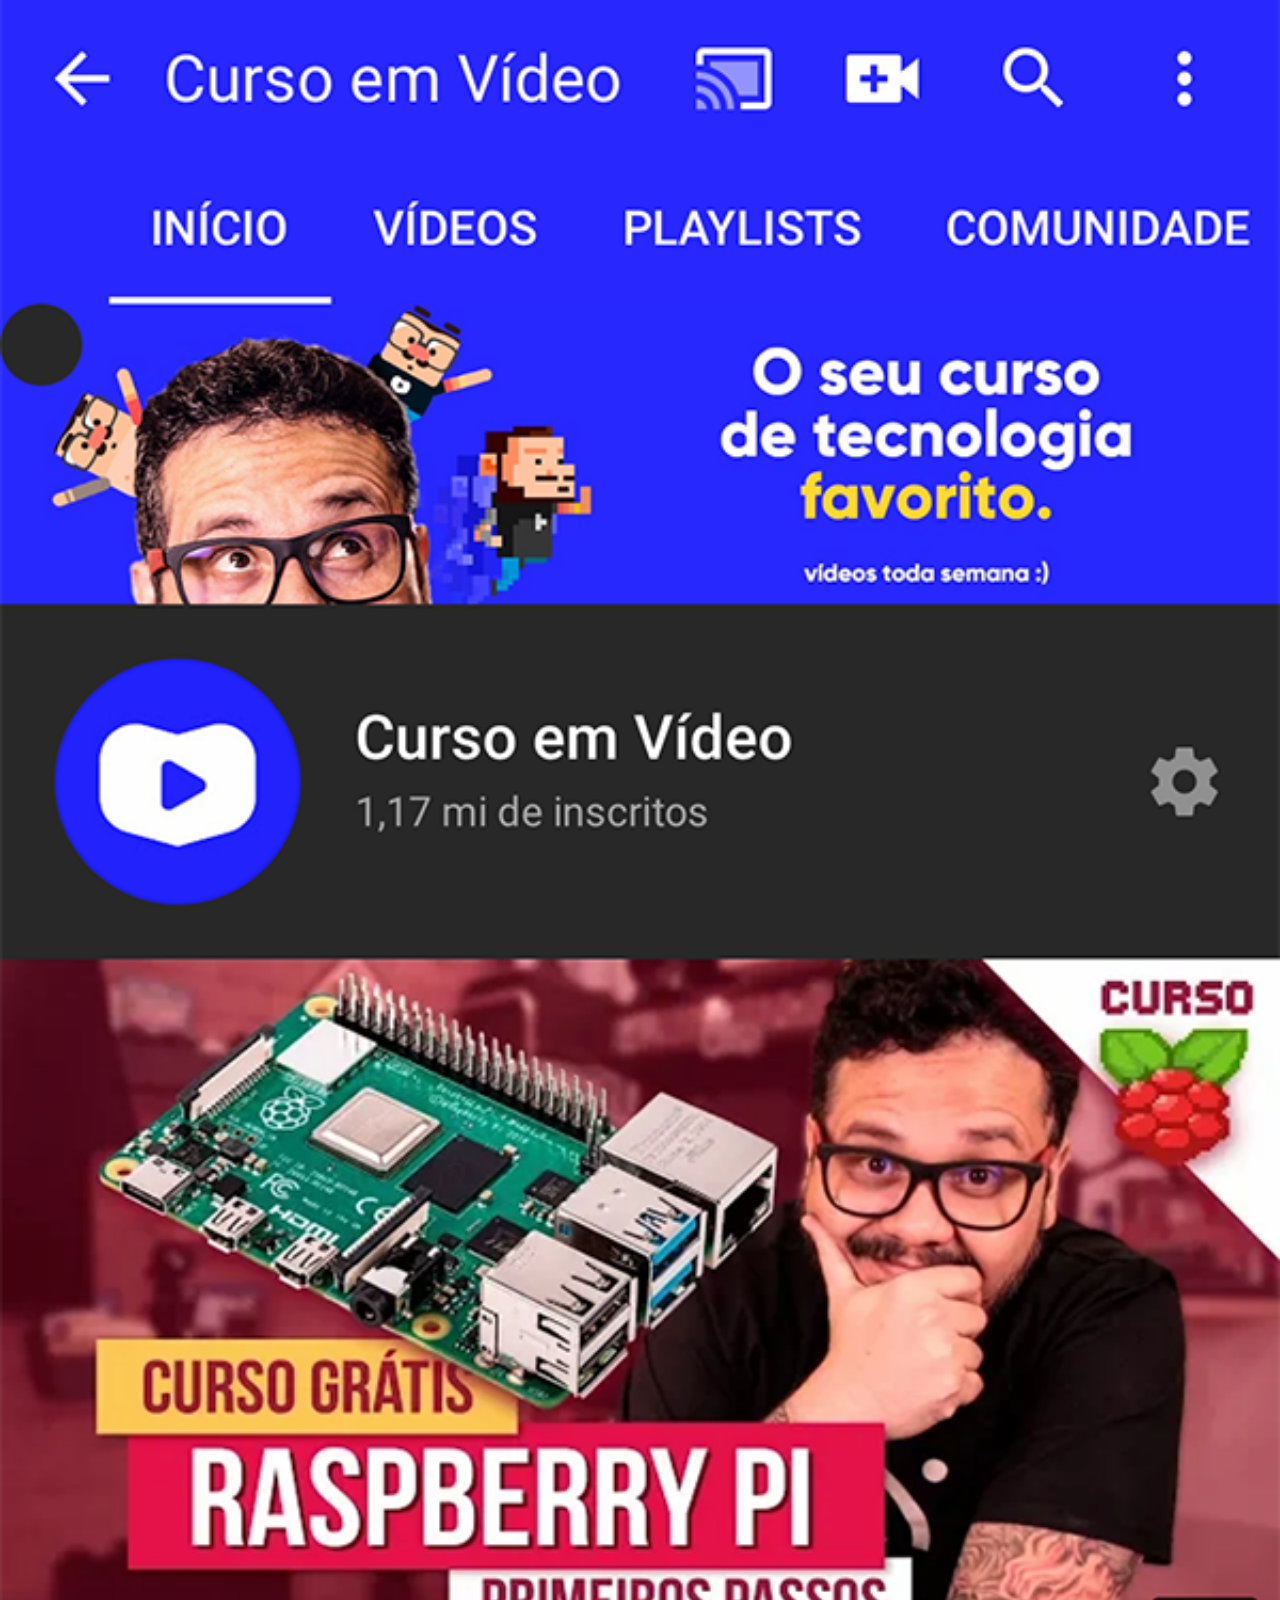
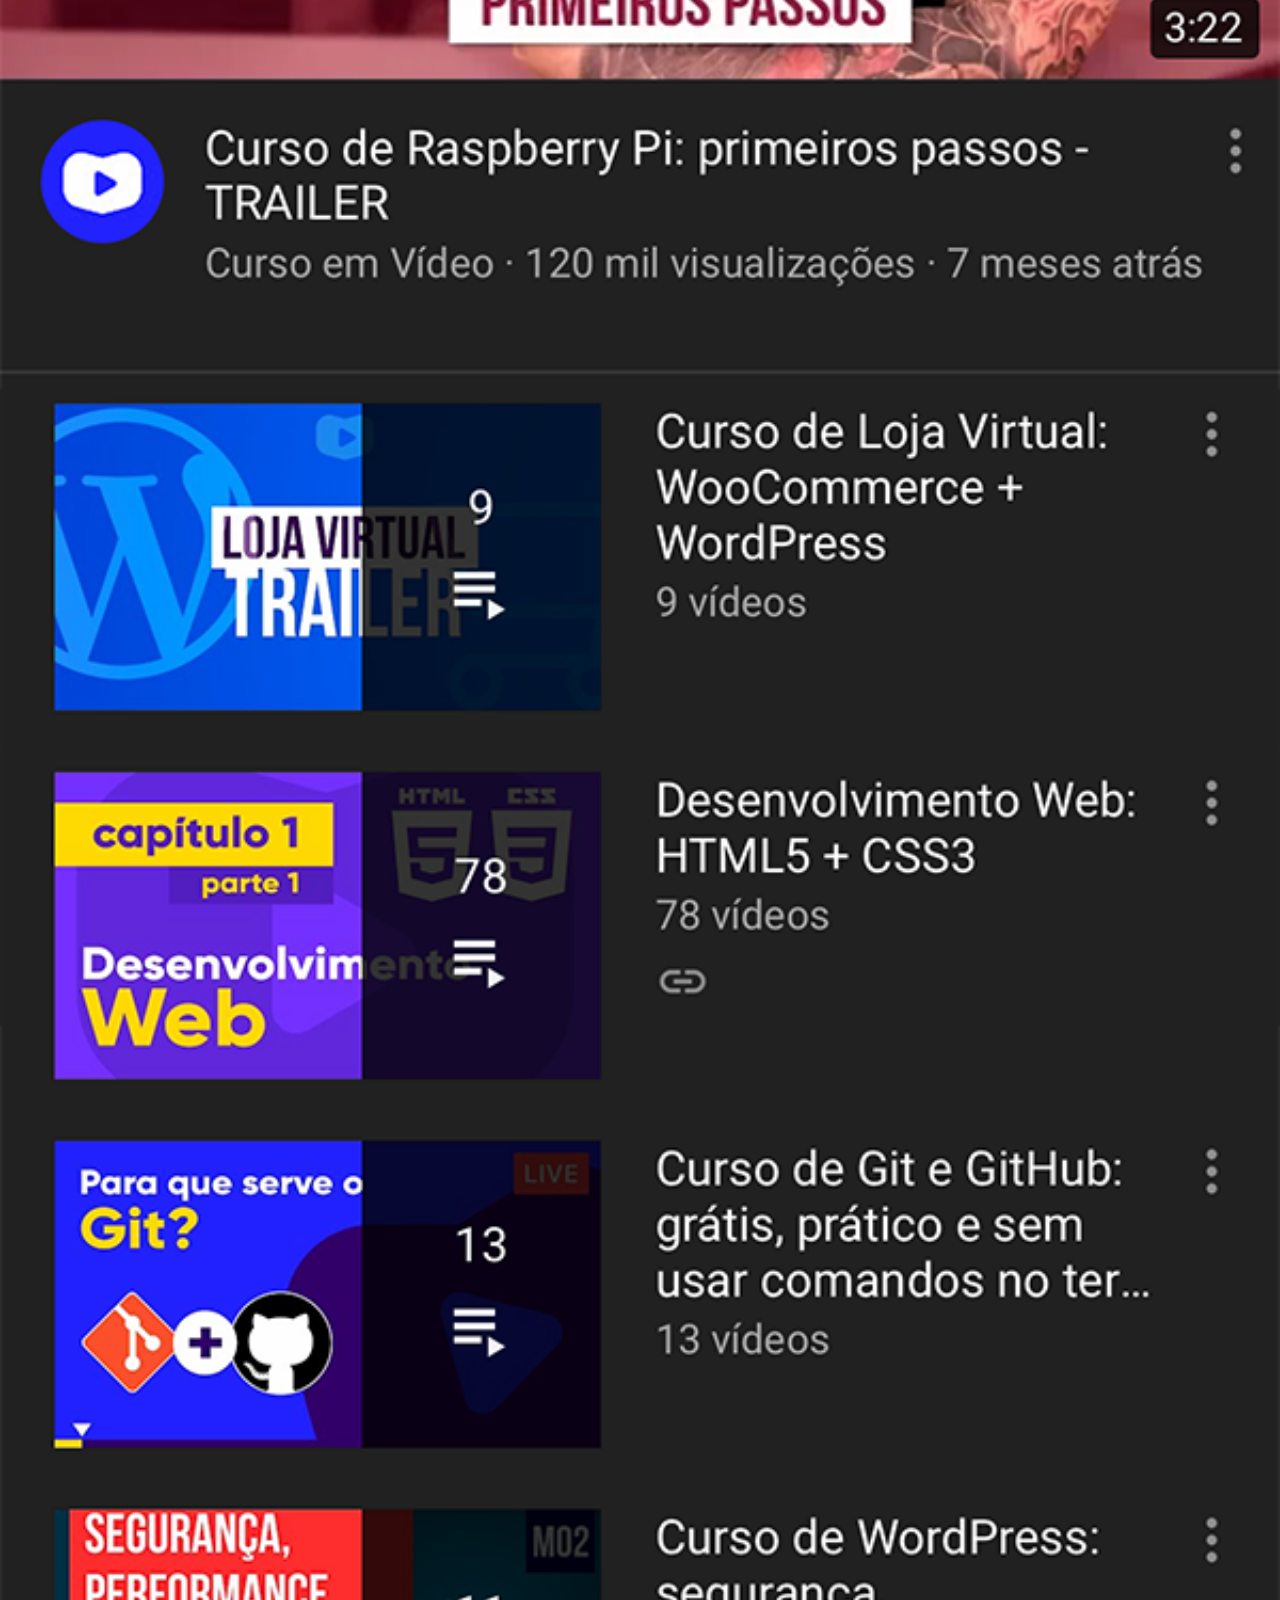
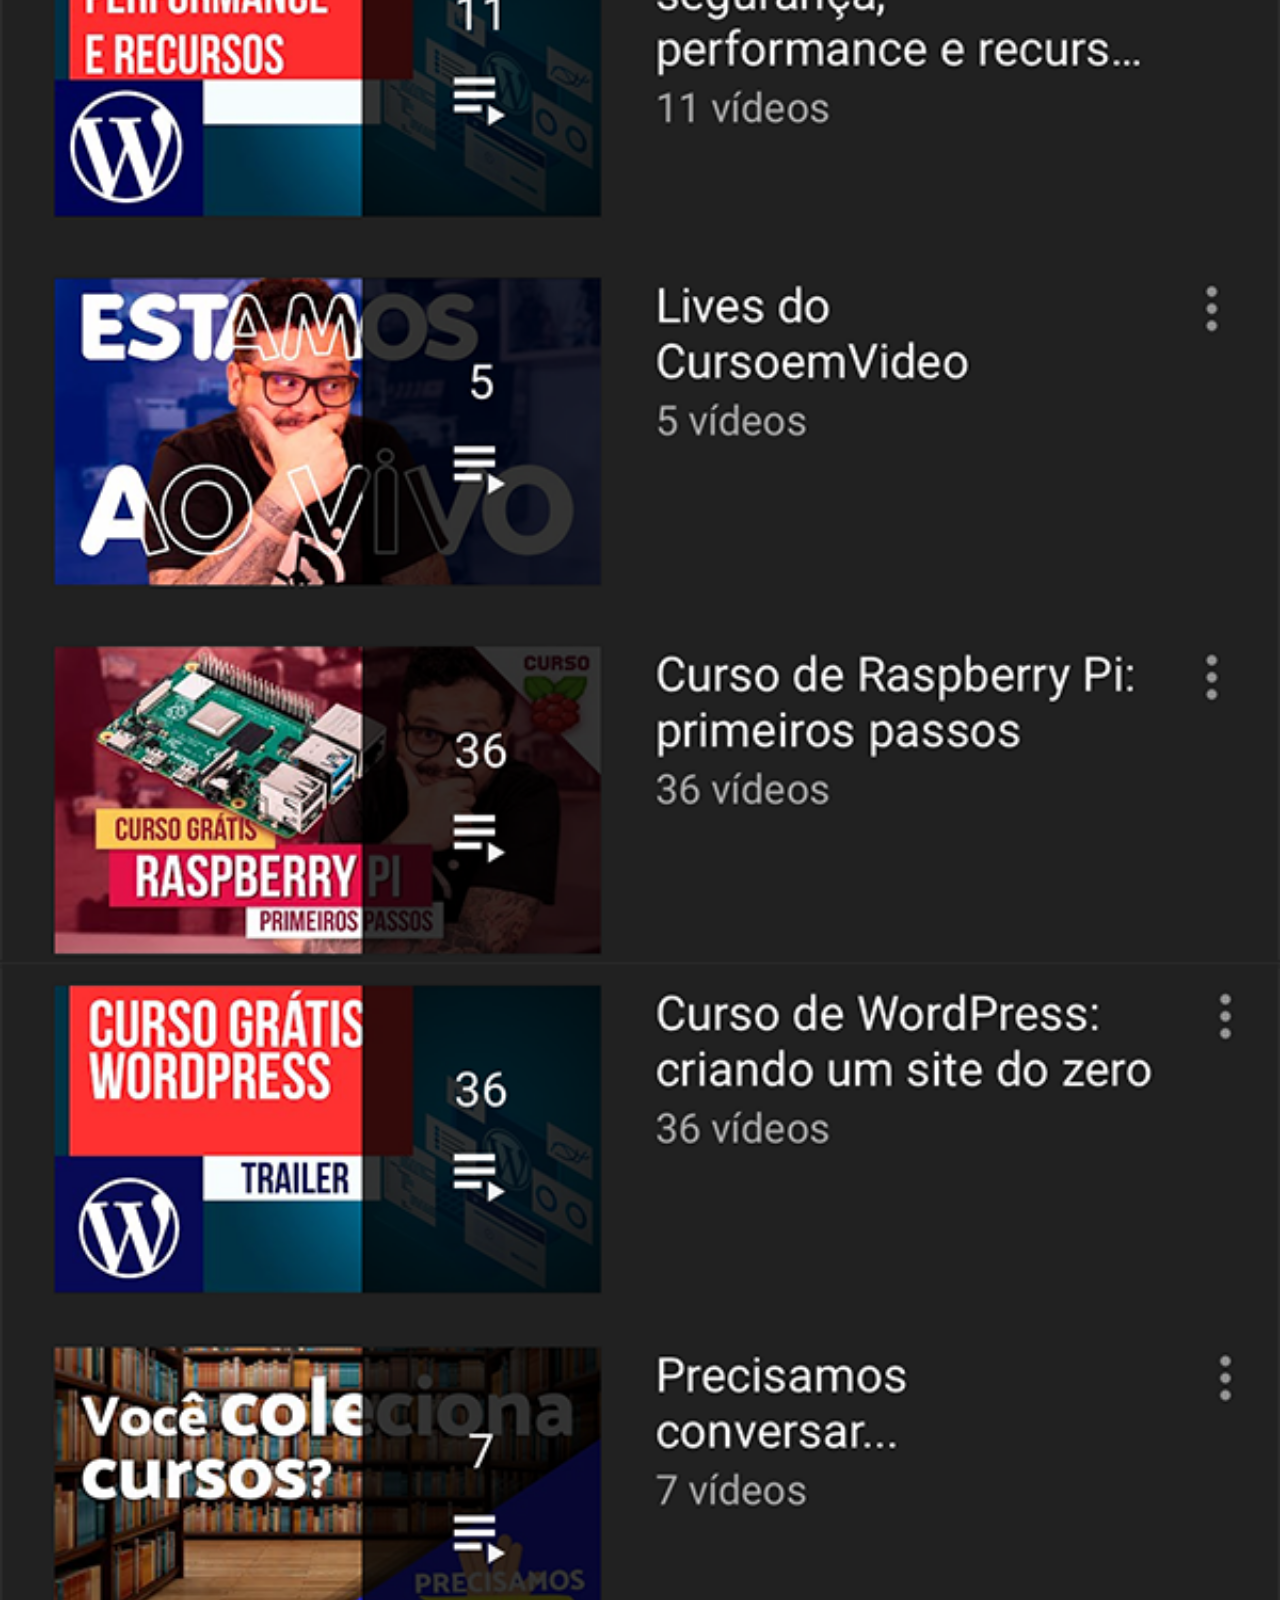
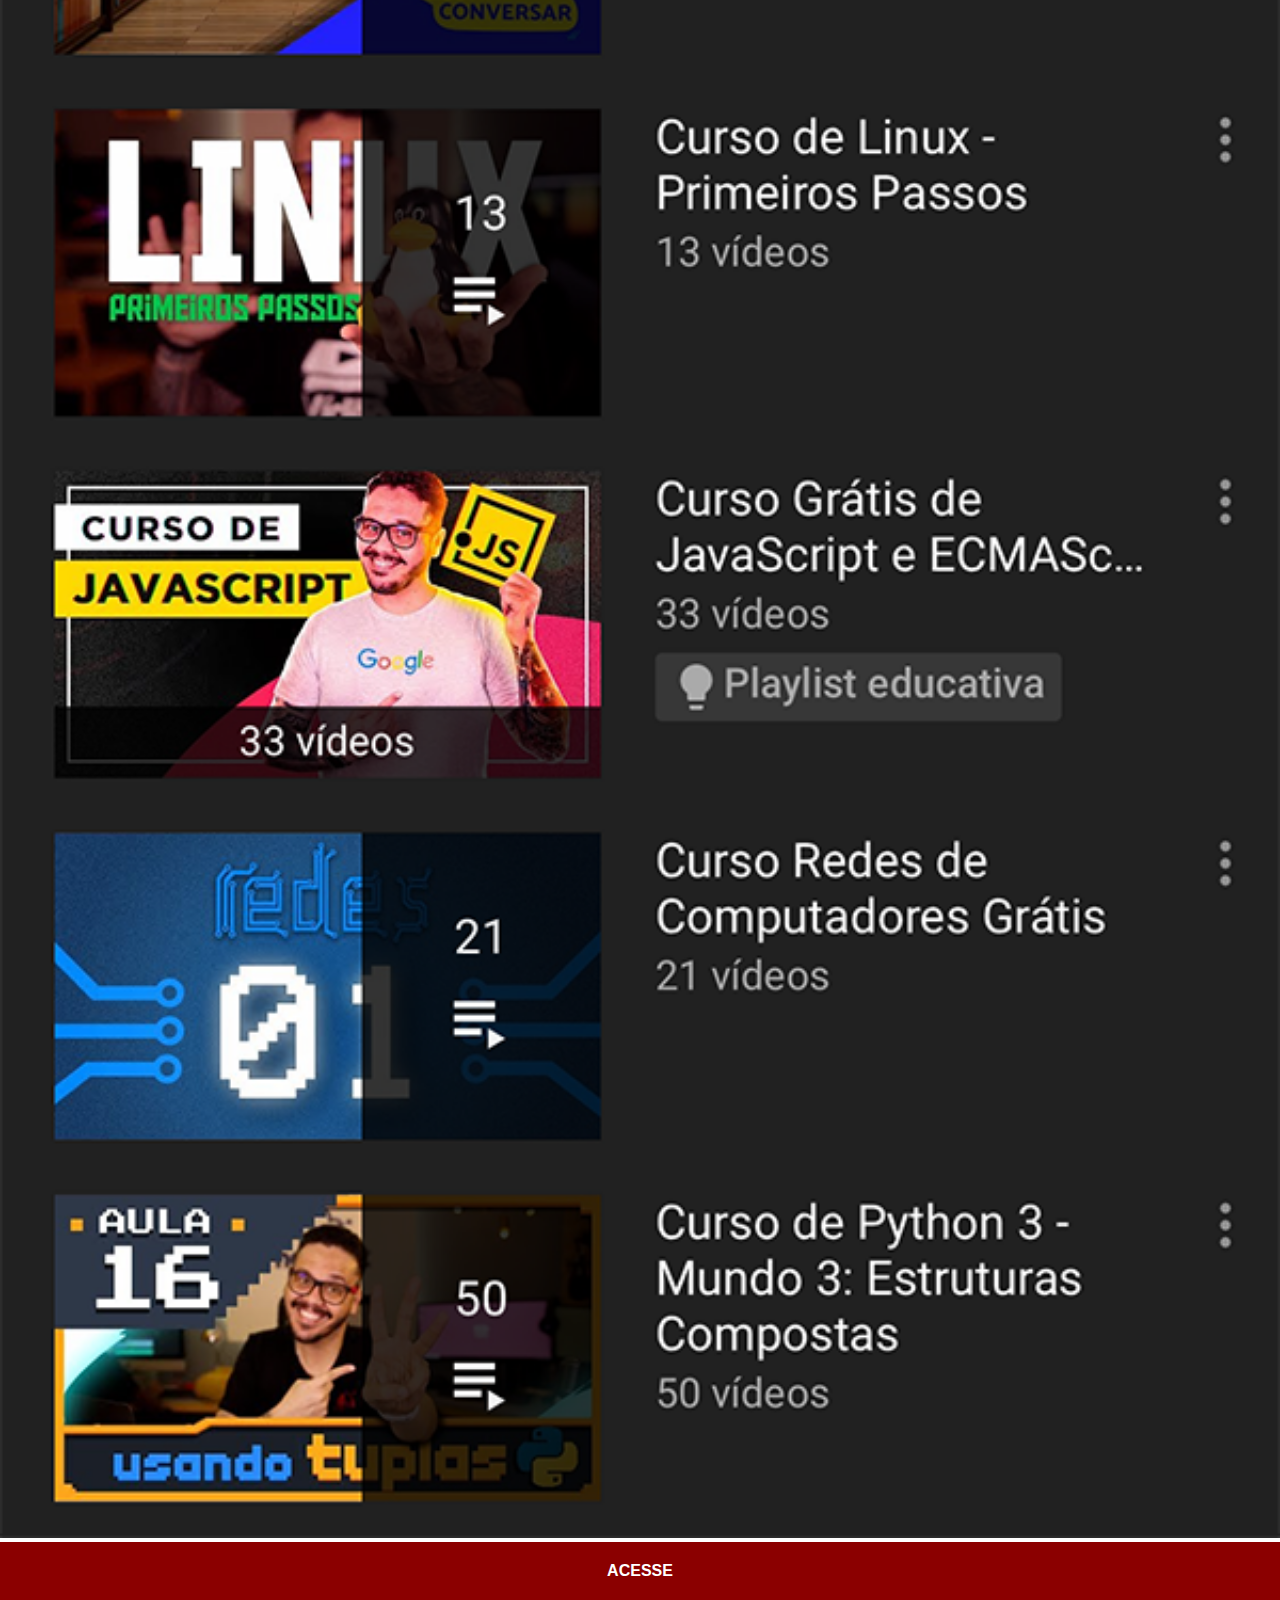
<file: pages/yt.html>
<!DOCTYPE html>
<html lang="en">
<head>
    <meta charset="UTF-8">
    <meta name="viewport" content="width=device-width, initial-scale=1.0">
    <title></title>
</head>

<style>
    *{
        margin: 0;
        padding: 0;
        font-family: Arial, Helvetica, sans-serif
    }

    ::-webkit-scrollbar{
        width: 0;
        height: 0;
    }

    img{
        width: 100vw;
    }

    a{
        display: block;
        font-weight: bolder;
        text-decoration: none;
        background-color: darkred;
        color: white;
        padding: 20px;
        text-align: center;
    }

</style>

<body>
    
    <img src="../pacote-d013/imagens/tela-youtube.png" alt="Youtube">
    <a href="https://www.youtube.com/watch?v=JNve0F0kxnk" target="_blank">ACESSE</a>
</body>
</html>
</file>
<file: style.css>
@charset "UTF-8";

* {
    margin: 0;
    padding: 0;
    font-family: Arial, Helvetica, sans-serif;
}

html, body {
    height: 100vh;
    width: 100vw;
    background-color: black;
}
body{
    background: url('pacote-d013/imagens/fundo-madeira.jpg') no-repeat top center;
    background-size: cover;
    background-attachment: fixed;

}


main{
    position: relative;
    height: 100vh;
}

section#tel{
    position: absolute;
    top: 50%;
    left: 50%;
    transform: translate(-50%, -50%);
    height: 627px;
    width: 311px;
    background: url('pacote-d013/imagens/frame-iphone.png') no-repeat;
}

section#rds{
    display: flex;
    flex-direction: column;
    text-align: right;

}
section#rds img{
    width: 50px;
    margin: 10px;
    border-radius: 50%;
    box-shadow: 2px 2px 5px black;
}
section#rds img:hover{
    border: 3px solid white;
}

iframe#home{
    position: relative;
    top: 80px;
    left: 22px;
    width: 267px;
    height: 471px;
}
</file>
